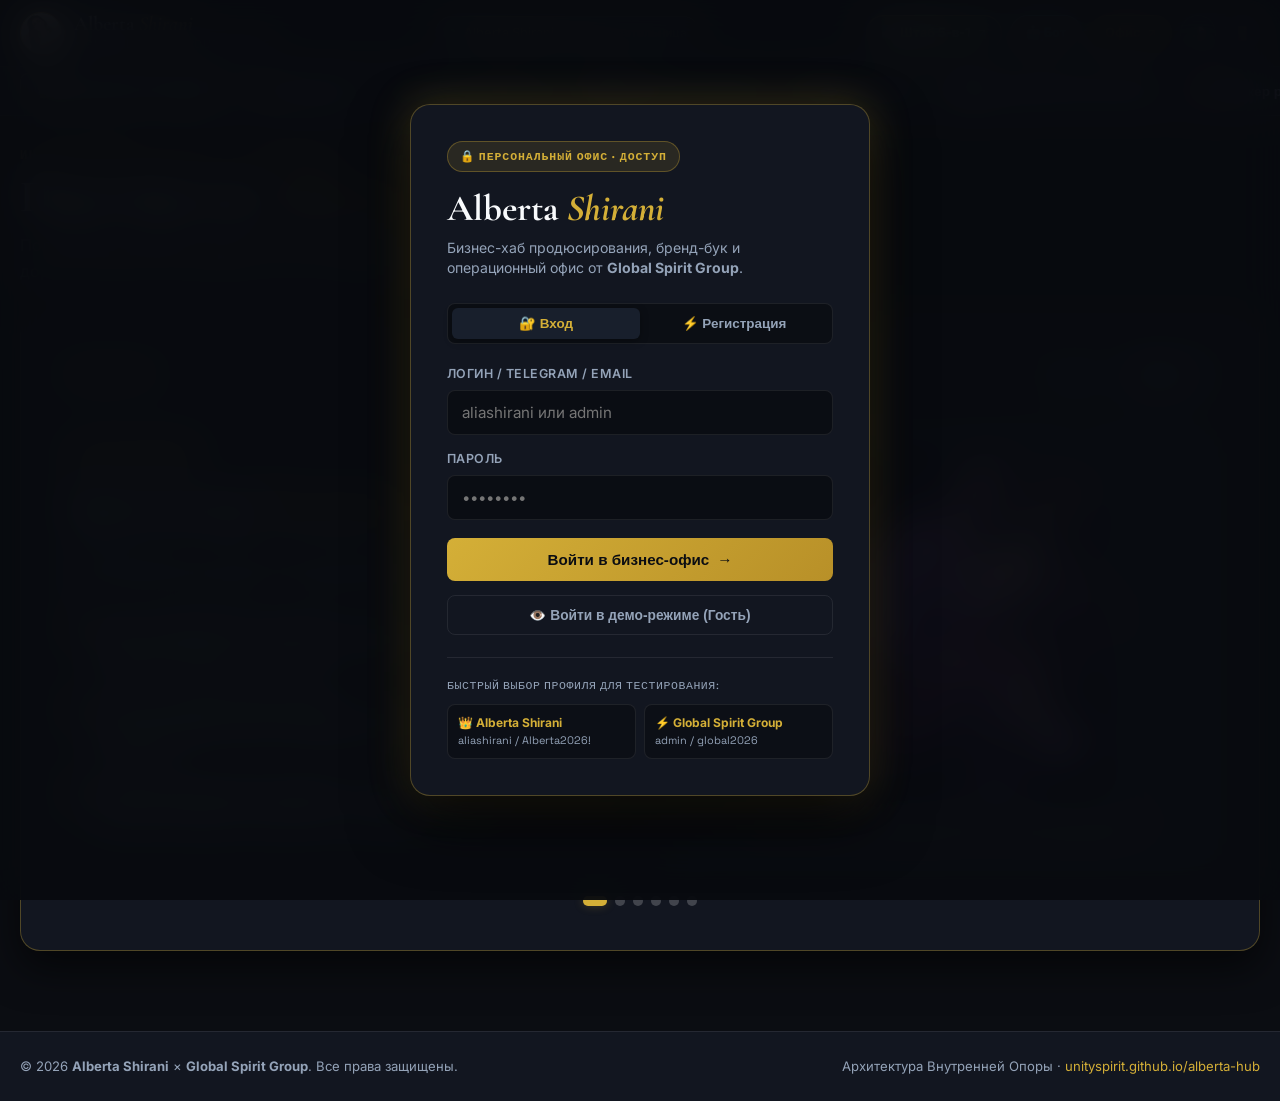
<file: index.html>
<!DOCTYPE html>
<html lang="ru">
<head>
  <meta charset="UTF-8">
  <meta name="viewport" content="width=device-width, initial-scale=1.0, maximum-scale=5.0, viewport-fit=cover">
  <meta name="theme-color" content="#0B0D12">
  <title>Alberta Shirani × Global Spirit — Бизнес-Хаб</title>
  <meta name="description" content="Персональный бизнес-хаб и бренд-бук Alberta Shirani: Архитектура Внутренней Опоры, воронки 490 ₽ и продюсирование от Global Spirit Group.">
  <link rel="canonical" href="https://unityspirit.github.io/alberta-hub/">
  <meta property="og:title" content="Alberta Shirani × Global Spirit — Бизнес-Хаб">
  <meta property="og:description" content="Архитектура Внутренней Опоры, бренд-бук Kinfolk и автоматизированные воронки продюсирования Global Spirit Group.">
  <meta property="og:type" content="website">
  <meta property="og:url" content="https://unityspirit.github.io/alberta-hub/">
  <meta property="og:image" content="https://unityspirit.github.io/alberta-hub/images/alberta-avatar.jpg">
  <meta name="twitter:card" content="summary_large_image">
  <script type="application/ld+json">
  {
    "@context": "https://schema.org",
    "@type": "WebSite",
    "name": "Alberta Shirani × Global Spirit — Бизнес-Хаб",
    "url": "https://unityspirit.github.io/alberta-hub/",
    "publisher": {
      "@type": "Organization",
      "name": "Global Spirit Group"
    }
  }
  </script>

  <!-- GOOGLE FONTS (Cormorant Garamond + Inter + Space Grotesk) -->
  <link rel="preconnect" href="https://fonts.googleapis.com">
  <link rel="preconnect" href="https://fonts.gstatic.com" crossorigin>
  <link href="https://fonts.googleapis.com/css2?family=Cormorant+Garamond:ital,wght@0,400;0,600;0,700;1,400;1,600;1,700&family=Inter:wght@300;400;500;600;700;800&family=Space+Grotesk:wght@400;600;700&display=swap" rel="stylesheet">

  <link rel="icon" type="image/svg+xml" href="images/favicon.svg">
  <link rel="stylesheet" href="styles.css">
</head>
<body>

  <!-- =========================================================================
       1. AUTH GATE OVERLAY (АВТОРИЗАЦИЯ ОФИСА)
       ========================================================================= -->
  <div id="authGateOverlay" class="auth-gate-overlay">
    <div class="auth-gate-card">
      <div class="auth-brand-badge">
        <span>🔒 ПЕРСОНАЛЬНЫЙ ОФИС · ДОСТУП</span>
      </div>

      <h2 class="auth-title">
        Alberta <span>Shirani</span>
      </h2>
      <p class="auth-subtitle">
        Бизнес-хаб продюсирования, бренд-бук и операционный офис от <b>Global Spirit Group</b>.
      </p>

      <div class="auth-tabs">
        <button class="auth-tab-btn active" id="authTabBtnLogin" onclick="HUB.switchAuthGateTab('login')">🔐 Вход</button>
        <button class="auth-tab-btn" id="authTabBtnReg" onclick="HUB.switchAuthGateTab('reg')">⚡ Регистрация</button>
      </div>

      <div id="authAlert" class="auth-alert"></div>

      <!-- ВХОД -->
      <form id="authPanelLogin" class="auth-form" onsubmit="HUB.submitLogin(event)">
        <div class="auth-input-group">
          <label class="auth-label">Логин / Telegram / Email</label>
          <input type="text" id="authLoginInput" class="auth-input" placeholder="aliashirani или admin" autocomplete="username">
        </div>

        <div class="auth-input-group">
          <label class="auth-label">Пароль</label>
          <input type="password" id="authPassInput" class="auth-input" placeholder="••••••••" autocomplete="current-password">
        </div>

        <button type="submit" class="auth-btn-primary">
          <span>Войти в бизнес-офис</span>
          <span>→</span>
        </button>

        <button type="button" class="auth-btn-guest" onclick="HUB.loginAsGuest()">
          <span>👁️ Войти в демо-режиме (Гость)</span>
        </button>
      </form>

      <!-- БЫСТРАЯ РЕГИСТРАЦИЯ -->
      <form id="authPanelReg" class="auth-form" style="display: none;" onsubmit="HUB.submitRegister(event)">
        <div class="auth-input-group">
          <label class="auth-label">Ваше имя</label>
          <input type="text" id="regNameInput" class="auth-input" placeholder="Alberta Shirani">
        </div>

        <div class="auth-input-group">
          <label class="auth-label">Желаемый логин</label>
          <input type="text" id="regLoginInput" class="auth-input" placeholder="aliashirani">
        </div>

        <div class="auth-input-group">
          <label class="auth-label">Придумайте пароль</label>
          <input type="password" id="regPassInput" class="auth-input" placeholder="••••••••">
        </div>

        <button type="submit" class="auth-btn-primary">
          <span>Создать профиль</span>
          <span>✓</span>
        </button>
      </form>

      <!-- БЫСТРЫЕ ПОДСКАЗКИ ДЛЯ ВХОДА В 1 КЛИК -->
      <div class="auth-presets">
        <div class="auth-presets-title">Быстрый выбор профиля для тестирования:</div>
        <div class="auth-preset-chips">
          <div class="auth-chip" onclick="HUB.fillPreset('aliashirani', 'Alberta2026!')">
            <span class="auth-chip-role">👑 Alberta Shirani</span>
            <span class="auth-chip-creds">aliashirani / Alberta2026!</span>
          </div>
          <div class="auth-chip" onclick="HUB.fillPreset('admin', 'global2026')">
            <span class="auth-chip-role">⚡ Global Spirit Group</span>
            <span class="auth-chip-creds">admin / global2026</span>
          </div>
        </div>
      </div>
    </div>
  </div>

  <!-- =========================================================================
       2. HUB HEADER & BRANDING
       ========================================================================= -->
  <header class="hub-header">
    <div class="header-inner">
      <a href="#partnership" class="header-brand" onclick="HUB.switchTab('partnership')">
        <img src="images/alberta-avatar.jpg" alt="Alberta Shirani" width="72" height="72" class="brand-avatar" onerror="this.src='images/logo.png'">
        <div class="brand-names">
          <div class="brand-title">Alberta <span>Shirani</span></div>
          <div class="brand-collab">× Global Spirit Group · Office</div>
        </div>
      </a>

      <div class="header-user-status">
        <div class="user-badge">
          <div class="user-badge-dot"></div>
          <span id="headerUserName">Alberta Shirani</span>
          <span style="opacity: 0.6; font-size: 0.75rem;" id="headerUserRole">· 👑 Основательница</span>
        </div>
      </div>

      <div class="header-actions">
        <a href="international/index.html" class="btn-office-link" style="background:linear-gradient(135deg, rgba(212,175,55,0.22), rgba(16,185,129,0.2)); border-color:rgba(212,175,55,0.55); color:#F3E5AB;" title="Открыть Международный Штаб 5-в-1">
          <span>🌌 Штаб 5-в-1</span>
          <span>↗</span>
        </a>
        <a href="https://t.me/lermontovplusbot?start=aliashirani" target="_blank" class="btn-office-link" style="border-color:rgba(56,189,248,0.5); color:#38BDF8;" title="Личный Telegram-бот @lermontovplusbot">
          <span>🤖 Бот</span>
        </a>
        <a href="https://unityspirit.github.io/remote-agents-control/" target="_blank" class="btn-office-link" title="Открыть Виртуальный Офис Global Spirit Group">
          <span>Офис</span>
          <span>↗</span>
        </a>
        <button class="btn-icon" onclick="HUB.toggleTheme()" title="Переключить тему">🌓</button>
        <button class="btn-icon" onclick="HUB.logout()" title="Выйти из хаба">🚪</button>
      </div>
    </div>
  </header>

  <!-- =========================================================================
       3. SUB-NAV TABS BAR
       ========================================================================= -->
  <nav class="hub-nav-bar">
    <div class="nav-tabs-container">
      <button class="nav-tab-btn active" id="nav-btn-partnership" onclick="HUB.switchTab('partnership')">
        <span>👑</span> <span>Партнёрство & Оффер</span>
      </button>
      <button class="nav-tab-btn" id="nav-btn-brandbook" onclick="HUB.switchTab('brandbook')">
        <span>🎨</span> <span>Бренд-Бук</span>
      </button>
      <button class="nav-tab-btn" id="nav-btn-strategy" onclick="HUB.switchTab('strategy')">
        <span>🚀</span> <span>План & Роадмап 12М</span>
      </button>
      <button class="nav-tab-btn" id="nav-btn-funnels" onclick="HUB.switchTab('funnels')">
        <span>📊</span> <span>Продукты & Воронки</span>
      </button>
      <button class="nav-tab-btn" id="nav-btn-kanban" onclick="HUB.switchTab('kanban')">
        <span>📋</span> <span>Канбан задач</span>
      </button>
      <button class="nav-tab-btn" id="nav-btn-notes" onclick="HUB.switchTab('notes')">
        <span>📝</span> <span>Сценарии VEO & Блокнот</span>
      </button>
      <button class="nav-tab-btn" id="nav-btn-releases" onclick="HUB.switchTab('releases')">
        <span>🎯</span> <span>Трекер релизов</span>
      </button>
      <button class="nav-tab-btn" id="nav-btn-assets" onclick="HUB.switchTab('assets')">
        <span>📁</span> <span>Ассеты & Ссылки</span>
      </button>
    </div>
  </nav>

  <!-- =========================================================================
       4. MAIN CONTAINER & PANELS
       ========================================================================= -->
  <main class="hub-main">

    <!-- ─────────────────────────────────────────────────────────────────
         TAB 1: ПАРТНЁРСТВО & ОФФЕР (PITCH DECK)
         ───────────────────────────────────────────────────────────────── -->
    <section id="tab-partnership" class="tab-panel active">
      <div class="panel-header">
        <div class="panel-kicker">Интерактивный Pitch Deck · Сотрудничество</div>
        <h1 class="panel-title">Партнёрство <span>Alberta Shirani × Global Spirit</span></h1>
        <p class="panel-desc">
          Полная презентация совместной стратегии, разделения зон ответственности, бизнес-модели и дорожной карты монетизации личного бренда эксперта.
        </p>
      </div>

      <div class="deck-wrapper">
        <div class="deck-nav-header">
          <div class="deck-counter" id="deckSlideCounter">Слайд 01 / 06</div>
          <div class="deck-controls">
            <button class="deck-btn" id="deckBtnPrev" onclick="HUB.prevSlide()" disabled>← Назад</button>
            <button class="deck-btn" id="deckBtnNext" onclick="HUB.nextSlide()">Далее →</button>
          </div>
        </div>

        <!-- SLIDE 1 -->
        <div class="deck-slide active" data-slide="0">
          <div class="slide-grid-2">
            <div>
              <span class="slide-badge">Слайд 1 · Концепция</span>
              <h2 class="slide-h2">Архитектор <span>Внутренней Опоры</span></h2>
              <p class="slide-lead">
                Трансформация психологической практики в элитарную премиальную экосистему для фаундеров, предпринимателей и сильных женщин.
              </p>
              <ul class="slide-points">
                <li class="slide-point">
                  <span class="slide-point-icon">◆</span>
                  <span><b>Отказ от банальных чек-листов:</b> Никаких заезженных тем вроде «5 признаков абьюза» и токсичного позитива. Только глубокая работа с несущей конструкцией личности.</span>
                </li>
                <li class="slide-point">
                  <span class="slide-point-icon">◆</span>
                  <span><b>Эстетика Kinfolk & Solid Aesthetic:</b> Спокойная уверенность, кинематографичный свет, благородные оттенки без кричащих заголовков.</span>
                </li>
                <li class="slide-point">
                  <span class="slide-point-icon">◆</span>
                  <span><b>Автоматизированный конвейер:</b> Превращение разовых консультаций в стабильную модель с высоким LTV и клубом по подписке.</span>
                </li>
              </ul>
            </div>
            <div class="slide-card-visual" style="text-align: center;">
              <img src="images/mind_concept.png" alt="Архитектура Опоры" width="640" height="340" style="width: 100%; max-height: 340px; object-fit: contain; border-radius: var(--radius-sm);" onerror="this.src='images/hero_bg.png'">
              <div style="margin-top: 14px; font-size: 0.82rem; color: var(--gold); font-family: var(--font-mono);">Ментальная опора как фундамент бизнес-масштабирования</div>
            </div>
          </div>
        </div>

        <!-- SLIDE 2 -->
        <div class="deck-slide" data-slide="1">
          <div class="slide-grid-2">
            <div>
              <span class="slide-badge">Слайд 2 · Почему мы делаем под ключ</span>
              <h2 class="slide-h2">Партнёрство <span>на Результате (RevShare)</span></h2>
              <p class="slide-lead">
                Global Spirit Group полностью закрывает разработку, генерацию кинематографичного видео, автоворонку и маркетинг без предоплаты.
              </p>
              <ul class="slide-points">
                <li class="slide-point">
                  <span class="slide-point-icon">✓</span>
                  <span><b>Рекламный кейс мирового уровня:</b> Мы упаковываем проект Alberta Shirani как флагманский бенчмарк премиального веб-дизайна и кинематографичных воронок.</span>
                </li>
                <li class="slide-point">
                  <span class="slide-point-icon">✓</span>
                  <span><b>Разделение прибыли:</b> Вы получаете готовую IT-инфраструктуру и львиную долю выручки (60%), команда получает свой процент от масштабирования.</span>
                </li>
                <li class="slide-point">
                  <span class="slide-point-icon">✓</span>
                  <span><b>Ноль головной боли с техникой:</b> Никаких наймов фрилансеров, срывов дедлайнов и сломанных интеграций — всё работает в едином контуре Офиса.</span>
                </li>
              </ul>
            </div>
            <div class="slide-card-visual">
              <div class="card-kicker">Финансовая модель синергии</div>
              <div style="font-family: var(--font-serif); font-size: 1.8rem; color: var(--white); margin: 10px 0;">60% Эксперт · 40% Продюсирование</div>
              <p class="card-text">
                Мы берем на себя серверы, домены, нейросети VEO 3.1, код, верстку, копирайтинг и воронки в Telegram. Альберта концентрируется исключительно на экспертизе и контакте с аудиторией.
              </p>
            </div>
          </div>
        </div>

        <!-- SLIDE 3 -->
        <div class="deck-slide" data-slide="2">
          <span class="slide-badge">Слайд 3 · Роли и Границы</span>
          <h2 class="slide-h2">Матрица <span>Разделения Ответственности</span></h2>
          <div style="display: grid; grid-template-columns: 1fr 1fr; gap: 20px; margin-top: 20px;">
            <div style="background: var(--bg-card); border: 1px solid var(--border); border-radius: var(--radius); padding: 20px;">
              <div style="color: var(--gold); font-weight: 700; margin-bottom: 12px; font-size: 1.05rem;">👑 Зона ответственности Альберты:</div>
              <ul style="list-style: none; display: flex; flex-direction: column; gap: 8px; font-size: 0.88rem; color: #CBD5E1;">
                <li>• Финальное утверждение смыслов, тем и авторской подачи</li>
                <li>• Запись голосовых аудио-уроков для трипваера (5 аудио по 10 мин)</li>
                <li>• Проведение эфиров для участников закрытого клуба 1 раз в неделю</li>
                <li>• Личные 20-минутные диагностики для премиальных клиентов</li>
                <li>• Экспертный надзор за стилем и этикой взаимодействия</li>
              </ul>
            </div>
            <div style="background: var(--bg-card); border: 1px solid var(--border-card); border-radius: var(--radius); padding: 20px;">
              <div style="color: #38BDF8; font-weight: 700; margin-bottom: 12px; font-size: 1.05rem;">⚡ Зона ответственности Global Spirit:</div>
              <ul style="list-style: none; display: flex; flex-direction: column; gap: 8px; font-size: 0.88rem; color: #CBD5E1;">
                <li>• Разработка и поддержка сайта alberta-club-site и трипваера</li>
                <li>• Генерация B-roll видео в Google VEO 3.1 по фреймворку C.A.S.T.</li>
                <li>• Настройка Telegram-бота для квиза и лид-магнита</li>
                <li>• Интеграция платёжных шлюзов (Prodamus / ЮKassa / СБП)</li>
                <li>• Ведение канбан-доски и технический консьерж 24/7</li>
              </ul>
            </div>
          </div>
        </div>

        <!-- SLIDE 4 -->
        <div class="deck-slide" data-slide="3">
          <span class="slide-badge">Слайд 4 · Воронка</span>
          <h2 class="slide-h2">4 Уровня <span>Продуктовой Монетизации</span></h2>
          <div style="display: grid; grid-template-columns: repeat(auto-fit, minmax(220px, 1fr)); gap: 16px; margin-top: 20px;">
            <div class="bento-card">
              <div class="card-kicker">Уровень 1 · 0 ₽</div>
              <div class="card-title">Лид-Магнит</div>
              <div class="card-text">Квиз-тест «Аудит утечек внутренней опоры» в Telegram + чек-лист токсичных активов.</div>
            </div>
            <div class="bento-card" style="border-color: var(--gold);">
              <div class="card-kicker">Уровень 2 · 490 ₽</div>
              <div class="card-title">Точка сборки</div>
              <div class="card-text">5-дневный аудио-интенсив по 10 минут с моментальной автоматической выдачей.</div>
            </div>
            <div class="bento-card">
              <div class="card-kicker">Уровень 3 · $50/мес</div>
              <div class="card-title">Закрытый Клуб</div>
              <div class="card-text">Ежемесячная подписка (4 900 ₽): закрытое комьюнити, еженедельные разборы и эфиры.</div>
            </div>
            <div class="bento-card">
              <div class="card-kicker">Уровень 4 · 50k–150k ₽</div>
              <div class="card-title">VIP-Архитектура</div>
              <div class="card-text">Личное наставничество Альберты для собственников бизнеса и лидеров.</div>
            </div>
          </div>
        </div>

        <!-- SLIDE 5 -->
        <div class="deck-slide" data-slide="4">
          <span class="slide-badge">Слайд 5 · Технологии</span>
          <h2 class="slide-h2">Кинематографичный <span>AI-Стек Экосистемы</span></h2>
          <div class="bento-grid" style="margin-top: 20px;">
            <div class="bento-card col-4">
              <div class="card-kicker">Visual Engine</div>
              <div class="card-title">Google VEO 3.1</div>
              <div class="card-text">Пакет кинематографичных промптов по фреймворку C.A.S.T. (Camera, Action, Subject, Tone) для гипер-реалистичного вирального контента.</div>
            </div>
            <div class="bento-card col-4">
              <div class="card-kicker">Frontend Tech</div>
              <div class="card-title">Canvas 2D / 900 WebP</div>
              <div class="card-text">Плавный скролл с нарезкой кадров студийного качества, моментальная загрузка без тормозов даже на медленном мобильном интернете.</div>
            </div>
            <div class="bento-card col-4">
              <div class="card-kicker">Conversion Agents</div>
              <div class="card-title">RuFlow ИИ-Агенты</div>
              <div class="card-text">Автоматический консьерж ClubConcierge, квалификатор входящего трафика InstagramDM_Agent и агент удержания LTV Retention_Agent.</div>
            </div>
          </div>
        </div>

        <!-- SLIDE 6 -->
        <div class="deck-slide" data-slide="5">
          <span class="slide-badge">Слайд 6 · Дорожная Карта</span>
          <h2 class="slide-h2">План Первого Спринта <span>(30 Дней)</span></h2>
          <p class="slide-lead">Четкая последовательность действий для запуска потока оплат и резидентов:</p>
          <div style="display: flex; flex-direction: column; gap: 12px; margin-top: 16px;">
            <div style="display: flex; gap: 14px; align-items: center; background: var(--bg-card); padding: 14px 18px; border-radius: var(--radius-sm); border: 1px solid var(--border-card);">
              <span style="font-family: var(--font-mono); font-size: 1.1rem; color: var(--gold); font-weight: 700;">НЕДЕЛЯ 1</span>
              <span style="font-size: 0.92rem; color: #E2E8F0;">Финальная сборка трипваера 490 ₽, подключение Prodamus/ЮKassa, настройка Telegram-бота.</span>
            </div>
            <div style="display: flex; gap: 14px; align-items: center; background: var(--bg-card); padding: 14px 18px; border-radius: var(--radius-sm); border: 1px solid var(--border-card);">
              <span style="font-family: var(--font-mono); font-size: 1.1rem; color: var(--gold); font-weight: 700;">НЕДЕЛЯ 2</span>
              <span style="font-size: 0.92rem; color: #E2E8F0;">Публикация первой серии из 7 Reels по промптам VEO 3.1 с кодовыми словами в директ и бот.</span>
            </div>
            <div style="display: flex; gap: 14px; align-items: center; background: var(--bg-card); padding: 14px 18px; border-radius: var(--radius-sm); border: 1px solid var(--border-card);">
              <span style="font-family: var(--font-mono); font-size: 1.1rem; color: var(--gold); font-weight: 700;">НЕДЕЛЯ 3</span>
              <span style="font-size: 0.92rem; color: #E2E8F0;">Первые 100 продаж трипваера 490 ₽ + проведение 10 экспресс-диагностик с закрытием на 50k.</span>
            </div>
            <div style="display: flex; gap: 14px; align-items: center; background: var(--bg-card); padding: 14px 18px; border-radius: var(--radius-sm); border: 1px solid var(--border-card);">
              <span style="font-family: var(--font-mono); font-size: 1.1rem; color: var(--gold); font-weight: 700;">НЕДЕЛЯ 4</span>
              <span style="font-size: 0.92rem; color: #E2E8F0;">Открытие раннего списка ожидания Клуба «Искусство Выбирать Себя» ($50/мес).</span>
            </div>
          </div>
        </div>

        <div class="slide-dots">
          <div class="slide-dot active" onclick="HUB.goToSlide(0)"></div>
          <div class="slide-dot" onclick="HUB.goToSlide(1)"></div>
          <div class="slide-dot" onclick="HUB.goToSlide(2)"></div>
          <div class="slide-dot" onclick="HUB.goToSlide(3)"></div>
          <div class="slide-dot" onclick="HUB.goToSlide(4)"></div>
          <div class="slide-dot" onclick="HUB.goToSlide(5)"></div>
        </div>
      </div>
    </section>

    <!-- ─────────────────────────────────────────────────────────────────
         TAB 2: ОФИЦИАЛЬНЫЙ БРЕНД-БУК
         ───────────────────────────────────────────────────────────────── -->
    <section id="tab-brandbook" class="tab-panel">
      <div class="panel-header">
        <div class="panel-kicker">Стандарты Айдентики · Kinfolk & Solid Aesthetic</div>
        <h2 class="panel-title">Официальный <span>Бренд-Бук Alberta Shirani</span></h2>
        <p class="panel-desc">
          Миссия, ценности, цветовой код, типографика, правила Tone of Voice и видеостандарты персонального бренда.
        </p>
      </div>

      <!-- Bento Cards: Philosophy & Archetypes -->
      <div class="bento-grid">
        <div class="bento-card col-8">
          <div class="card-kicker">Миссия & Позиционирование</div>
          <div class="card-title">Архитектор Внутренней Опоры. Искусство Выбирать Себя.</div>
          <p class="card-text">
            Мы рассматриваем психику лидера как несущую конструкцию его бизнеса и жизни. Если внутренний каркас нестабилен, проект рушится под весом масштабирования. Наша задача — демонтировать ментальный хаос, убрать паразитарное эмоциональное обслуживание и выстроить непоколебимый монолит.
          </p>
        </div>
        <div class="bento-card col-4">
          <div class="card-kicker">Архетипы Бренда</div>
          <div class="card-title">Эстет + Мудрец / Архитектор</div>
          <p class="card-text">
            Слияние утонченной тихой роскоши (Quiet Luxury) с глубокой практической мудростью, научным подходом и структурным мышлением.
          </p>
        </div>
      </div>

      <!-- Color Palette with Copyable Hex -->
      <div style="margin: 32px 0;">
        <h3 style="font-family: var(--font-serif); font-size: 1.6rem; color: var(--white); margin-bottom: 6px;">
          Фирменная Цветовая Палитра <span>(Нажмите на карточку, чтобы скопировать HEX)</span>
        </h3>
        <p style="font-size: 0.88rem; color: var(--text-dim); margin-bottom: 16px;">
          Приглушенные натуральные оттенки, создающие атмосферу доверия, приватности и премиальности.
        </p>

        <div class="palette-grid">
          <div class="swatch-card" onclick="HUB.copyColor('#0B0D12')">
            <div class="swatch-color" style="background: #0B0D12; border-bottom: 1px solid rgba(255,255,255,0.1);"></div>
            <div class="swatch-info">
              <div class="swatch-name">Obsidian Carbon</div>
              <div class="swatch-hex"><span>#0B0D12</span> <span class="swatch-copy-hint">копировать</span></div>
            </div>
          </div>

          <div class="swatch-card" onclick="HUB.copyColor('#D4AF37')">
            <div class="swatch-color" style="background: #D4AF37;"></div>
            <div class="swatch-info">
              <div class="swatch-name">Champagne Gold</div>
              <div class="swatch-hex"><span>#D4AF37</span> <span class="swatch-copy-hint">копировать</span></div>
            </div>
          </div>

          <div class="swatch-card" onclick="HUB.copyColor('#F5F2EB')">
            <div class="swatch-color" style="background: #F5F2EB;"></div>
            <div class="swatch-info">
              <div class="swatch-name" style="color: #0B0D12;">Soft Alabaster</div>
              <div class="swatch-hex"><span>#F5F2EB</span> <span class="swatch-copy-hint">копировать</span></div>
            </div>
          </div>

          <div class="swatch-card" onclick="HUB.copyColor('#4E6047')">
            <div class="swatch-color" style="background: #4E6047;"></div>
            <div class="swatch-info">
              <div class="swatch-name">Muted Sage</div>
              <div class="swatch-hex"><span>#4E6047</span> <span class="swatch-copy-hint">копировать</span></div>
            </div>
          </div>

          <div class="swatch-card" onclick="HUB.copyColor('#1F1A17')">
            <div class="swatch-color" style="background: #1F1A17; border-bottom: 1px solid rgba(255,255,255,0.1);"></div>
            <div class="swatch-info">
              <div class="swatch-name">Dark Espresso Bronze</div>
              <div class="swatch-hex"><span>#1F1A17</span> <span class="swatch-copy-hint">копировать</span></div>
            </div>
          </div>
        </div>
      </div>

      <!-- Typography Standards -->
      <div class="bento-grid">
        <div class="bento-card col-6">
          <div class="card-kicker">Типографика Заголовков</div>
          <div class="card-title" style="font-family: var(--font-serif); font-size: 2rem;">Cormorant Garamond</div>
          <p class="card-text">
            Классический премиальный шрифт с засечками. Используется для всех основных заголовков (H1–H3), манифестов, цитат и акцентных фраз. Передает наследие, глубину и статус.
          </p>
        </div>
        <div class="bento-card col-6">
          <div class="card-kicker">Типографика Текста & Цифр</div>
          <div class="card-title" style="font-family: var(--font-sans); font-size: 1.6rem;">Inter & Space Grotesk</div>
          <p class="card-text">
            Идеальная читаемость на мобильных экранах любого разрешения. Чистые линии, высокая скорость сканирования взгляда, четкие бейджи и числовые индикаторы.
          </p>
        </div>
      </div>

      <!-- Tone of Voice (ToV) -->
      <div class="bento-card col-12" style="margin-top: 10px;">
        <div class="card-kicker">Голос Бренда · Tone of Voice</div>
        <div class="card-title">Взрослая Опора. Никакого Шейминга и Токсичного Позитива.</div>
        <div style="display: grid; grid-template-columns: repeat(auto-fit, minmax(260px, 1fr)); gap: 16px; margin-top: 14px;">
          <div style="background: var(--bg-card); padding: 14px; border-radius: var(--radius-sm); border-left: 3px solid var(--gold);">
            <div style="font-weight: 700; color: var(--gold); margin-bottom: 4px;">ЧТО МЫ ДЕЛАЕМ:</div>
            <div style="font-size: 0.85rem; color: #CBD5E1;">Говорим из взрослой позиции на равных. Разрешаем устать, злиться и сбросить маску идеальности. Опираемся на структуру.</div>
          </div>
          <div style="background: var(--bg-card); padding: 14px; border-radius: var(--radius-sm); border-left: 3px solid var(--red);">
            <div style="font-weight: 700; color: var(--red); margin-bottom: 4px;">ЧЕГО МЫ НЕ ДЕЛАЕМ:</div>
            <div style="font-size: 0.85rem; color: #CBD5E1;">Не используем дешевые инфобизнесовые клише («успешный успех», «дыхание маткой»). Не обвиняем человека в жертвенности.</div>
          </div>
          <div style="background: var(--bg-card); padding: 14px; border-radius: var(--radius-sm); border-left: 3px solid var(--green);">
            <div style="font-weight: 700; color: var(--green); margin-bottom: 4px;">КЛЮЧЕВЫЕ МЕТАФОРЫ:</div>
            <div style="font-size: 0.85rem; color: #CBD5E1;">«Энергетическая бухгалтерия», «Несущая конструкция», «Токсичные активы», «Право на темную сторону», «Точка сборки».</div>
          </div>
        </div>
      </div>
    </section>

    <!-- ─────────────────────────────────────────────────────────────────
         TAB 3: ПЛАН & РОАДМАП 12 МЕСЯЦЕВ + КАЛЬКУЛЯТОР ДОХОДА
         ───────────────────────────────────────────────────────────────── -->
    <section id="tab-strategy" class="tab-panel">
      <div class="panel-header">
        <div class="panel-kicker">Финансовая Модель & Стратегия Масштабирования</div>
        <h2 class="panel-title">План Развития <span>на 12 Месяцев</span></h2>
        <p class="panel-desc">
          Поэтапный рост от быстрого трипваера за 490 ₽ до закрытого Membership-клуба с рекуррентным доходом 1.5M+ ₽ в месяц.
        </p>
      </div>

      <!-- Stages Timeline -->
      <div style="display: grid; grid-template-columns: repeat(auto-fit, minmax(260px, 1fr)); gap: 16px; margin-bottom: 30px;">
        <div class="bento-card">
          <span class="slide-badge">Этап 1 · Месяц 1</span>
          <div class="card-title">Быстрый Старт & Трипваер</div>
          <p class="card-text">
            Запуск трипваера «Точка сборки» за 490 ₽ + серия виральных Reels. Сбор первых 200+ клиентов в базу, проверка конверсий платежей. Выручка: 150k–250k ₽.
          </p>
        </div>

        <div class="bento-card">
          <span class="slide-badge">Этап 2 · Месяцы 2–3</span>
          <div class="card-title">Мастер-Группа Архитектуры</div>
          <p class="card-text">
            Заполнение личного ведения и малой группы (50 000 ₽ / 10 человек). Глубокие кейсы, твердые отзывы и упаковка ядра клуба. Выручка: 400k–500k ₽/мес.
          </p>
        </div>

        <div class="bento-card" style="border-color: var(--gold);">
          <span class="slide-badge" style="background: var(--gold); color: #0B0D12;">Этап 3 · Месяцы 4–6</span>
          <div class="card-title">Запуск Закрытого Клуба</div>
          <p class="card-text">
            Официальное открытие Клуба «Искусство Выбирать Себя» по подписке $50 (4 900 ₽/мес). Набор 150–250 участниц. Стабильная рекуррентная прибыль: 700k–1.2M ₽/мес.
          </p>
        </div>

        <div class="bento-card">
          <span class="slide-badge">Этап 4 · Месяцы 7–12</span>
          <div class="card-title">Масштаб & Личный AI-Бот Клуба</div>
          <p class="card-text">
            Подключение персонального цифрового ИИ-двойника Альберты для круглосуточных ответов резидентам клуба + корпоративный B2B консалтинг. Оборот: 2.5M+ ₽/мес.
          </p>
        </div>
      </div>

      <!-- Interactive Calculator -->
      <div class="calc-wrapper">
        <div class="calc-inputs">
          <h3 style="font-family: var(--font-serif); font-size: 1.6rem; color: var(--white); margin-bottom: 6px;">
            Интерактивный <span>Калькулятор Дохода</span>
          </h3>
          <p style="font-size: 0.85rem; color: var(--text-dim); margin-bottom: 14px;">
            Двигайте ползунки параметров, чтобы увидеть прогноз ежемесячной выручки и распределения прибыли:
          </p>

          <div class="calc-group">
            <div class="calc-label-row">
              <span class="calc-label">Охват Reels / Трафик в месяц:</span>
              <span class="calc-val" id="calcValReach">15 000 чел</span>
            </div>
            <input type="range" class="calc-range" id="calcRangeReach" min="3000" max="100000" step="1000" value="15000" oninput="HUB.updateCalculator()">
          </div>

          <div class="calc-group">
            <div class="calc-label-row">
              <span class="calc-label">Продажи трипваера (490 ₽):</span>
              <span class="calc-val" id="calcValTripwire">200 прод.</span>
            </div>
            <input type="range" class="calc-range" id="calcRangeTripwire" min="20" max="1500" step="10" value="200" oninput="HUB.updateCalculator()">
          </div>

          <div class="calc-group">
            <div class="calc-label-row">
              <span class="calc-label">Участницы закрытого клуба (4 900 ₽/мес):</span>
              <span class="calc-val" id="calcValClub">120 уч.</span>
            </div>
            <input type="range" class="calc-range" id="calcRangeClub" min="10" max="600" step="5" value="120" oninput="HUB.updateCalculator()">
          </div>

          <div class="calc-group">
            <div class="calc-label-row">
              <span class="calc-label">Клиенты личного VIP-ведения (50 000 ₽):</span>
              <span class="calc-val" id="calcValVip">6 чел</span>
            </div>
            <input type="range" class="calc-range" id="calcRangeVip" min="0" max="25" step="1" value="6" oninput="HUB.updateCalculator()">
          </div>
        </div>

        <div class="calc-results">
          <div class="calc-metric">
            <div class="calc-metric-label">Общая выручка в месяц:</div>
            <div class="calc-metric-val large" id="calcTotalRevenue">986 000 ₽</div>
          </div>

          <div class="calc-metric">
            <div class="calc-metric-label">Доля эксперта Альберты (60%):</div>
            <div class="calc-metric-val" id="calcExpertShare" style="color: #6EE7B7;">591 600 ₽</div>
          </div>

          <div class="calc-metric">
            <div class="calc-metric-label">Доля Global Spirit Group (40%):</div>
            <div class="calc-metric-val" id="calcPartnerShare" style="color: #38BDF8;">394 400 ₽</div>
          </div>

          <div class="calc-metric" style="border: none;">
            <div class="calc-metric-label">Прогноз совокупного LTV за 12 месяцев:</div>
            <div class="calc-metric-val" id="calcAnnualLtv" style="font-size: 1.4rem;">6 480 000 ₽</div>
          </div>
        </div>
      </div>
    </section>

    <!-- ─────────────────────────────────────────────────────────────────
         TAB 4: ПРОДУКТЫ & ВОРОНКИ
         ───────────────────────────────────────────────────────────────── -->
    <section id="tab-funnels" class="tab-panel">
      <div class="panel-header">
        <div class="panel-kicker">Архитектура Продаж · Customer Journey</div>
        <h2 class="panel-title">Продуктовая Матрица <span>& Воронки</span></h2>
        <p class="panel-desc">
          Бесшовный переход холодного зрителя соцсетей в платящего клиента и долгосрочного резидента закрытого клуба.
        </p>
      </div>

      <div class="bento-grid">
        <div class="bento-card col-3">
          <div class="card-kicker">Уровень 1 · 0 ₽</div>
          <div class="card-title">Лид-Магнит</div>
          <p class="card-text">
            Квиз в Telegram-боте: «Тест на скрытые утечки внутренней опоры» + авторский PDF-гайд «Энергетическая бухгалтерия лидера».
          </p>
          <div style="margin-top: 14px; font-size: 0.78rem; color: var(--gold); font-family: var(--font-mono);">Конверсия: 35–45%</div>
        </div>

        <div class="bento-card col-3" style="border-color: var(--gold);">
          <div class="card-kicker">Уровень 2 · 490 ₽</div>
          <div class="card-title">Точка сборки</div>
          <p class="card-text">
            5 дней аудио-интенсива по 10 минут. Ломает барьер первой покупки, формирует глубокое доверие к голосу и подаче Альберты.
          </p>
          <div style="margin-top: 14px; font-size: 0.78rem; color: var(--gold); font-family: var(--font-mono);">Окупаемость трафика в 0+</div>
        </div>

        <div class="bento-card col-3">
          <div class="card-kicker">Уровень 3 · $50/мес</div>
          <div class="card-title">Закрытый Клуб</div>
          <p class="card-text">
            Членство в закрытом клубе «Искусство Выбирать Себя» (4 900 ₽/мес). Регулярные эфиры, закрытый чат единомышленниц, разборы ситуаций.
          </p>
          <div style="margin-top: 14px; font-size: 0.78rem; color: var(--gold); font-family: var(--font-mono);">LTV: 6–9 месяцев</div>
        </div>

        <div class="bento-card col-3">
          <div class="card-kicker">Уровень 4 · 50k–150k ₽</div>
          <div class="card-title">VIP Архитектура</div>
          <p class="card-text">
            Персональное наставничество Альберты. Глубокий аудит окружения, демонтаж психологических барьеров и сопровождение фаундеров.
          </p>
          <div style="margin-top: 14px; font-size: 0.78rem; color: var(--gold); font-family: var(--font-mono);">High-Ticket маржинальность</div>
        </div>
      </div>
    </section>

    <!-- ─────────────────────────────────────────────────────────────────
         TAB 5: КАНБАН ЗАДАЧ
         ───────────────────────────────────────────────────────────────── -->
    <section id="tab-kanban" class="tab-panel">
      <div class="panel-header">
        <div class="panel-kicker">Операционное Управление · Задачи Офиса</div>
        <h2 class="panel-title">Канбан Задач <span>Alberta × Global Spirit</span></h2>
        <p class="panel-desc">
          Текущий статус задач проекта, синхронизированный с Виртуальным Офисом и карточками `_office/TASKS.md`.
        </p>
      </div>

      <div class="kanban-toolbar" style="flex-wrap:wrap; gap:10px;">
        <div class="kanban-filters" style="flex-wrap:wrap;">
          <button class="kanban-filter-btn active" onclick="HUB.filterKanban('all', this)">Все (<span id="kCntAll">0</span>)</button>
          <button class="kanban-filter-btn" style="border-color:rgba(244,63,94,0.55); color:#FDA4AF;" onclick="HUB.filterKanban('today', this)">🔥 Сегодня (<span id="kCntToday">0</span>)</button>
          <button class="kanban-filter-btn" style="border-color:rgba(212,175,55,0.55); color:#F3E5AB;" onclick="HUB.filterKanban('main', this)">🎯 Главные (<span id="kCntMain">0</span>)</button>
          <button class="kanban-filter-btn" style="border-color:rgba(168,85,247,0.55); color:#D8B4FE;" onclick="HUB.filterKanban('intermediate', this)">🪜 Промежуточные (<span id="kCntInter">0</span>)</button>
          <button class="kanban-filter-btn" style="border-color:rgba(56,189,248,0.55); color:#7DD3FC;" onclick="HUB.filterKanban('parallel', this)">⚡ Параллельные (<span id="kCntParallel">0</span>)</button>
          <button class="kanban-filter-btn" onclick="HUB.filterKanban('alberta', this)">👤 Альберта</button>
          <button class="kanban-filter-btn" onclick="HUB.filterKanban('gsg', this)">⚡ Global Spirit</button>
        </div>
        <div style="display:flex; gap:8px; flex-wrap:wrap; align-items:center;">
          <button class="kanban-filter-btn active" id="btnModeTiers" onclick="HUB.setKanbanViewMode('tiers')" title="Группировка по 4 категориям">🗂 4 Группы</button>
          <button class="kanban-filter-btn" id="btnModeStatus" onclick="HUB.setKanbanViewMode('status')" title="Колонки статусов">📋 По статусу</button>
          <button class="auth-btn-primary" style="width: auto; padding: 8px 18px; margin: 0; font-size: 0.85rem;" onclick="HUB.addNewTask()">
            <span>+ Новая задача</span>
          </button>
        </div>
      </div>

      <!-- 4-TIER GROUPED VIEW -->
      <div id="kanbanTierBoard" class="kanban-board" style="grid-template-columns: repeat(auto-fit, minmax(260px, 1fr)); margin-bottom: 18px;">
        <div class="kanban-col" style="border-top: 3px solid #F43F5E;">
          <div class="kanban-col-header">
            <div class="kanban-col-title"><span>🔥 Сегодняшние задачи</span><span class="kanban-badge-count" id="tierCntToday">0</span></div>
          </div>
          <div id="tierColToday" style="display:flex; flex-direction:column; gap:10px;"></div>
        </div>
        <div class="kanban-col" style="border-top: 3px solid #D4AF37;">
          <div class="kanban-col-header">
            <div class="kanban-col-title"><span>🎯 Главные задачи</span><span class="kanban-badge-count" id="tierCntMain">0</span></div>
          </div>
          <div id="tierColMain" style="display:flex; flex-direction:column; gap:10px;"></div>
        </div>
        <div class="kanban-col" style="border-top: 3px solid #A855F7;">
          <div class="kanban-col-header">
            <div class="kanban-col-title"><span>🪜 Промежуточные</span><span class="kanban-badge-count" id="tierCntInter">0</span></div>
          </div>
          <div id="tierColInter" style="display:flex; flex-direction:column; gap:10px;"></div>
        </div>
        <div class="kanban-col" style="border-top: 3px solid #38BDF8;">
          <div class="kanban-col-header">
            <div class="kanban-col-title"><span>⚡ Параллельные</span><span class="kanban-badge-count" id="tierCntParallel">0</span></div>
          </div>
          <div id="tierColParallel" style="display:flex; flex-direction:column; gap:10px;"></div>
        </div>
      </div>

      <div class="kanban-board" id="kanbanStatusBoard" style="display:none;">
        <!-- Col 1 -->
        <div class="kanban-col">
          <div class="kanban-col-header">
            <div class="kanban-col-title">
              <span>⏳ В очереди (To Do)</span>
              <span class="kanban-badge-count" id="countTodo">0</span>
            </div>
          </div>
          <div id="kanbanColTodo" style="display:flex; flex-direction:column; gap:10px;"></div>
        </div>

        <!-- Col 2 -->
        <div class="kanban-col">
          <div class="kanban-col-header">
            <div class="kanban-col-title">
              <span>🛠 В работе (In Progress)</span>
              <span class="kanban-badge-count" id="countProg">0</span>
            </div>
          </div>
          <div id="kanbanColProg" style="display:flex; flex-direction:column; gap:10px;"></div>
        </div>

        <!-- Col 3 -->
        <div class="kanban-col">
          <div class="kanban-col-header">
            <div class="kanban-col-title">
              <span>✅ Выполнено (Done)</span>
              <span class="kanban-badge-count" id="countDone">0</span>
            </div>
          </div>
          <div id="kanbanColDone" style="display:flex; flex-direction:column; gap:10px;"></div>
        </div>
      </div>
    </section>

    <!-- ─────────────────────────────────────────────────────────────────
         TAB 6: СЦЕНАРИИ VEO & БЛОКНОТ
         ───────────────────────────────────────────────────────────────── -->
    <section id="tab-notes" class="tab-panel">
      <div class="panel-header">
        <div class="panel-kicker">Контент-Фабрика · Google VEO 3.1 & Скрипты</div>
        <h2 class="panel-title">Сценарии Reels <span>& Промпты VEO 3.1</span></h2>
        <p class="panel-desc">
          Готовая база из 7 сценариев по фреймворку C.A.S.T. (Camera, Action, Subject, Tone) и чеклисты экспресс-диагностики.
        </p>
      </div>

      <div class="notes-grid" id="notesGrid"></div>
    </section>

    <!-- ─────────────────────────────────────────────────────────────────
         TAB 7: ТРЕКЕР РЕЛИЗОВ
         ───────────────────────────────────────────────────────────────── -->
    <section id="tab-releases" class="tab-panel">
      <div class="panel-header">
        <div class="panel-kicker">Контроль Готовности · Спринты</div>
        <h2 class="panel-title">Трекер Релизов <span>Экосистемы</span></h2>
        <p class="panel-desc">
          Динамический прогресс ключевых этапов разработки, настройки трафика и автоматизации воронки.
        </p>
      </div>

      <div id="releasesContainer"></div>
    </section>

    <!-- ─────────────────────────────────────────────────────────────────
         TAB 8: АССЕТЫ & ССЫЛКИ
         ───────────────────────────────────────────────────────────────── -->
    <section id="tab-assets" class="tab-panel">
      <div class="panel-header">
        <div class="panel-kicker">Единая Точка Входа · Ссылки & Исходники</div>
        <h2 class="panel-title">Каталог Ассетов <span>& Ресурсов</span></h2>
        <p class="panel-desc">
          Быстрый доступ ко всем компонентам проекта, репозиториям, сайтам, Telegram и файлам воронки.
        </p>
      </div>

      <div class="assets-grid" id="assetsGrid"></div>
    </section>

  </main>

  <!-- =========================================================================
       5. TOAST NOTIFICATION CONTAINER
       ========================================================================= -->
  <div id="hubToast" class="hub-toast">
    <span>✨</span>
    <span id="hubToastText">Действие выполнено</span>
  </div>

  <!-- =========================================================================
       6. FOOTER
       ========================================================================= -->
  <footer class="hub-footer">
    <div style="max-width: 1400px; margin: 0 auto; display: flex; justify-content: space-between; align-items: center; flex-wrap: wrap; gap: 12px;">
      <div>
        © 2026 <b>Alberta Shirani</b> × <b>Global Spirit Group</b>. Все права защищены.
      </div>
      <div>
        Архитектура Внутренней Опоры · <a href="https://unityspirit.github.io/alberta-hub/" target="_blank">unityspirit.github.io/alberta-hub</a>
      </div>
    </div>
  </footer>

  <script src="app.js"></script>
</body>
</html>
</file>
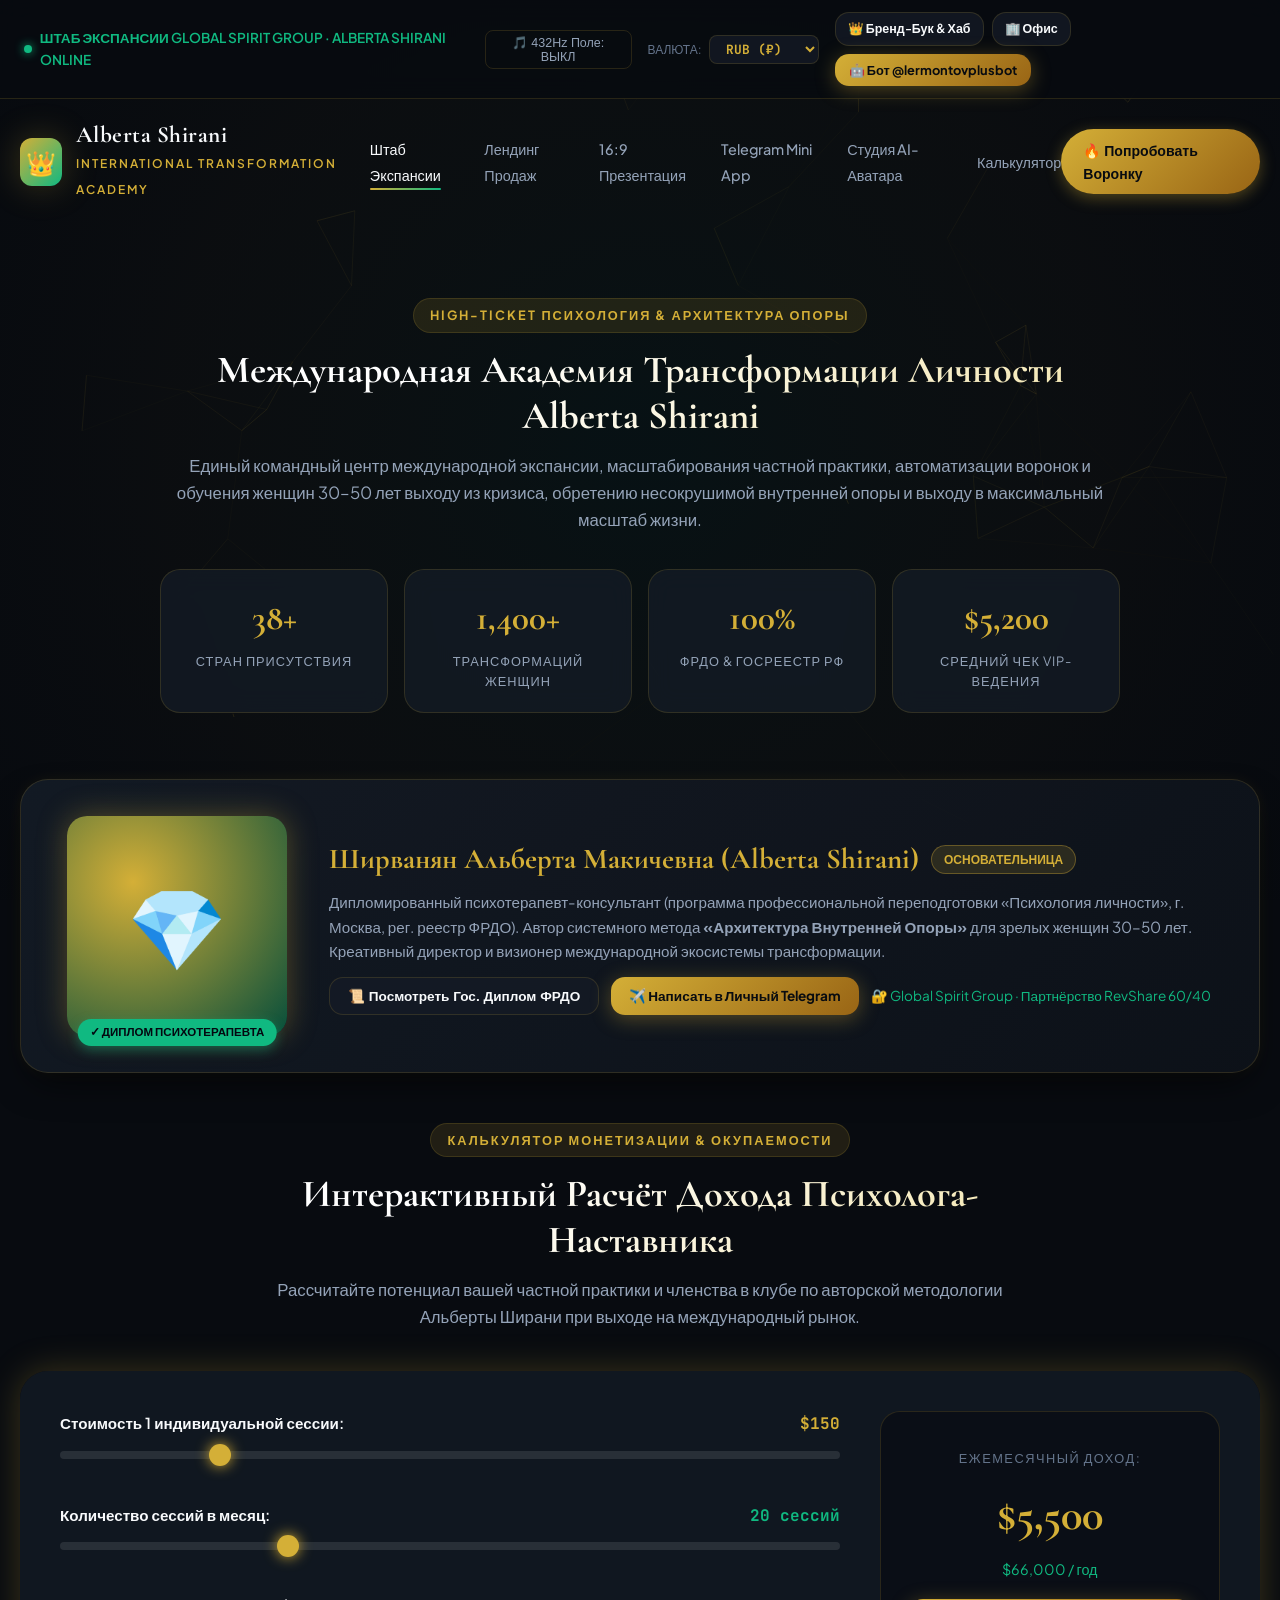
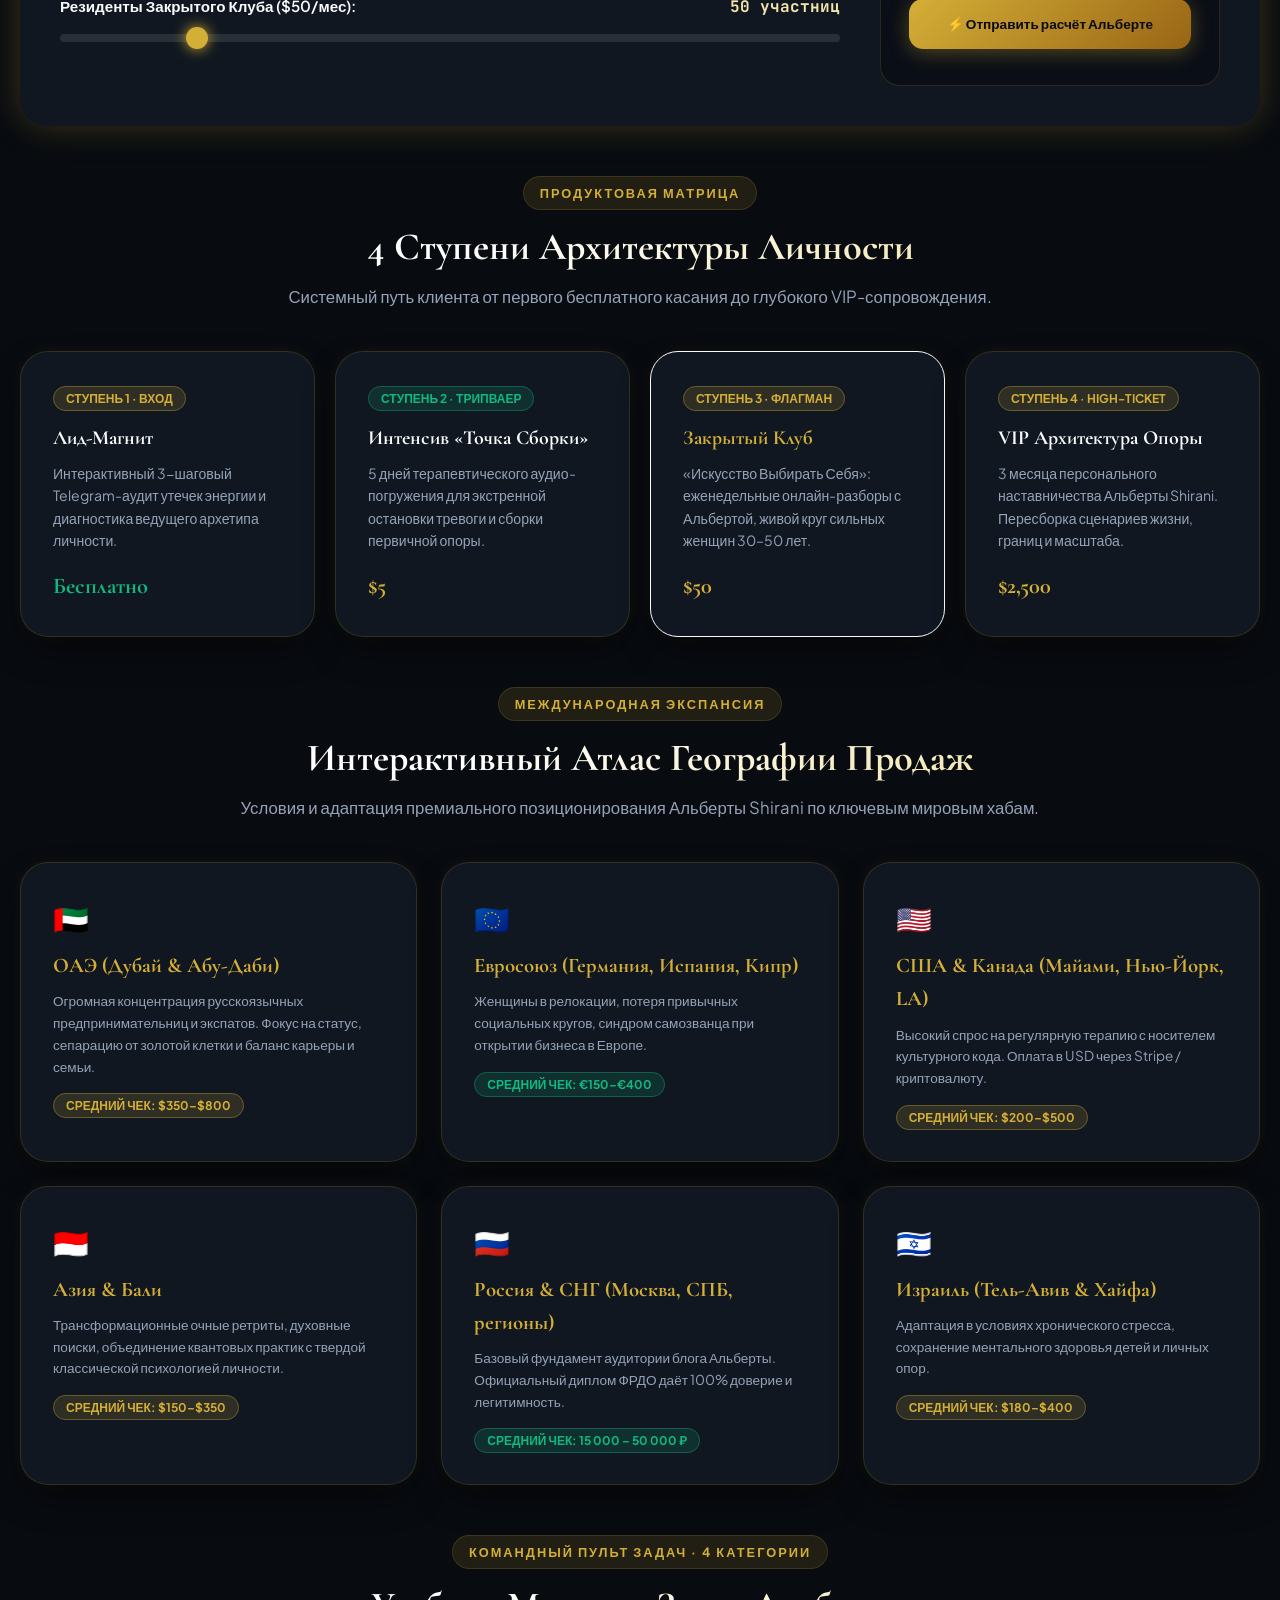
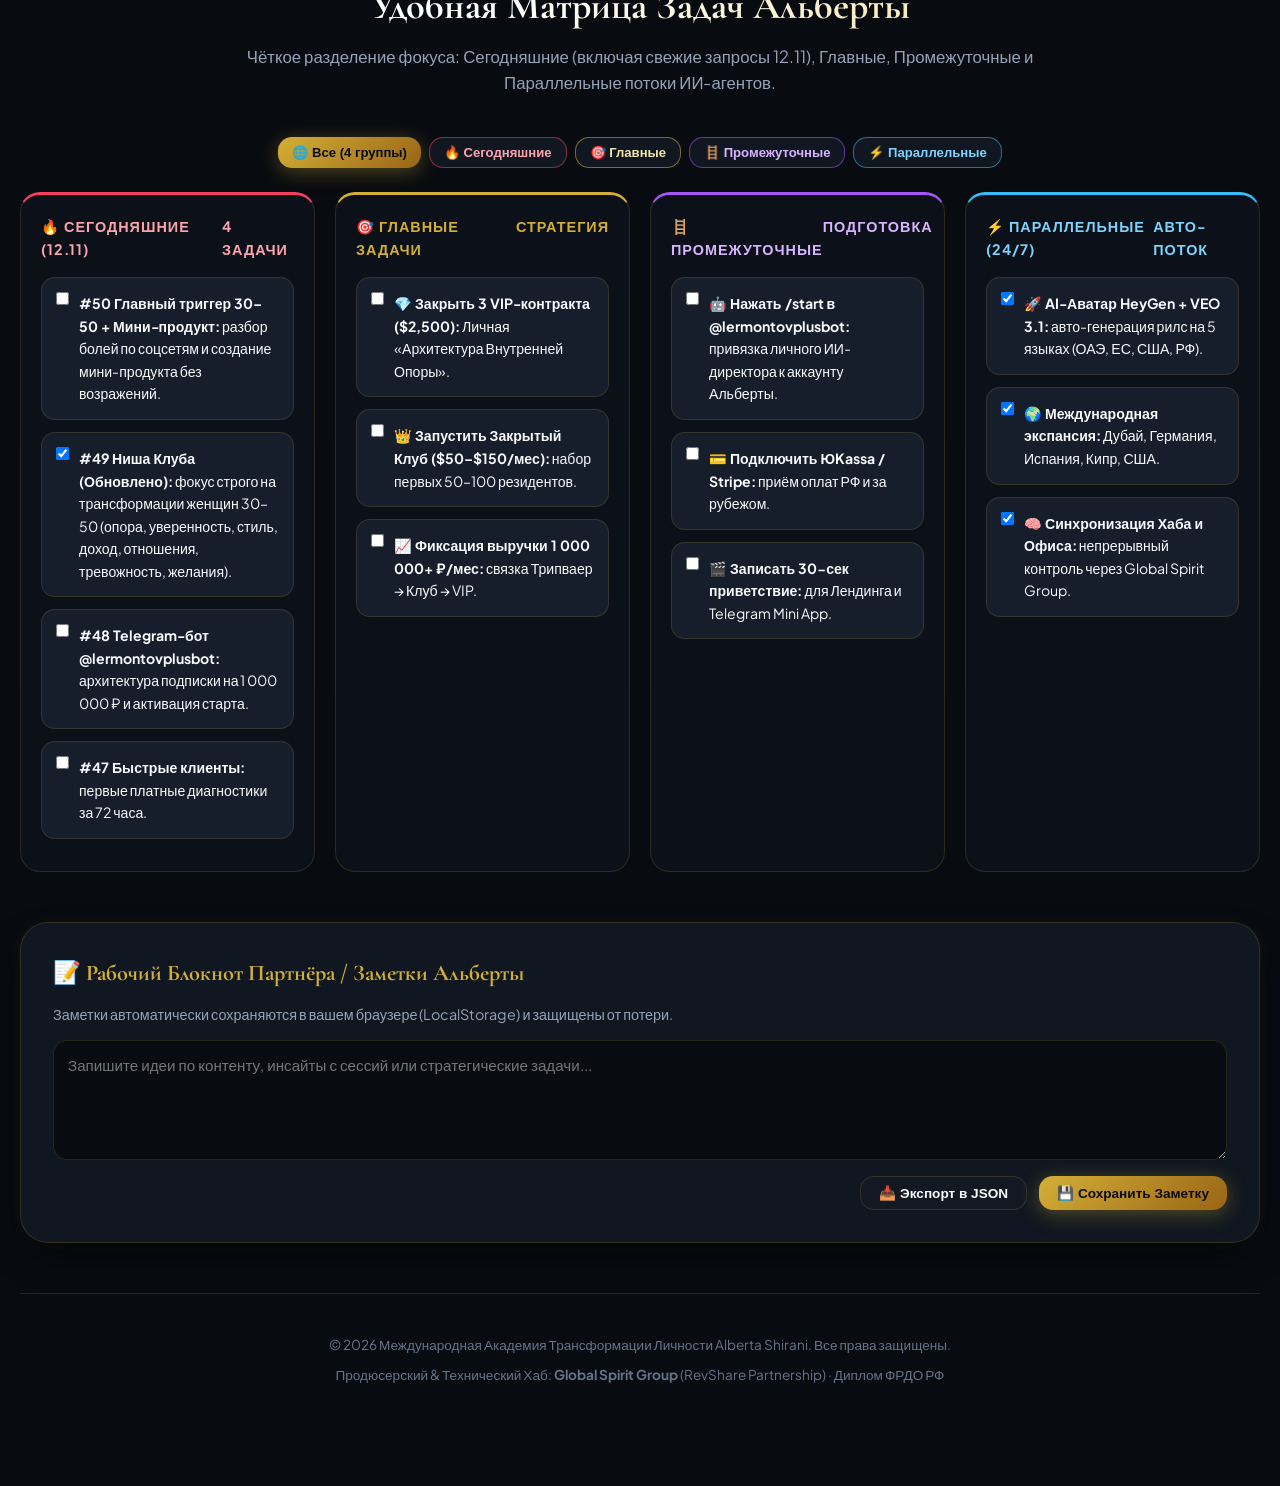
<file: international/index.html>
<!DOCTYPE html>
<html lang="ru">
<head>
  <meta charset="UTF-8">
  <meta name="viewport" content="width=device-width, initial-scale=1.0, maximum-scale=5.0">
  <meta name="theme-color" content="#080B10">
  <title>Alberta Shirani — Международная Академия Трансформации & Архитектуры Внутренней Опоры | Штаб Экспансии</title>
  <meta name="description" content="Штаб Международной Экспансии и Хаб Продаж Alberta Shirani (Global Spirit Group): Психология личности, глубинная трансформация женщин 30-50 лет, диплом ФРДО РФ, калькулятор окупаемости практики, атлас международной экспансии и AI-аватар.">

  <!-- GOOGLE FONTS -->
  <link rel="preconnect" href="https://fonts.googleapis.com">
  <link rel="preconnect" href="https://fonts.gstatic.com" crossorigin>
  <link href="https://fonts.googleapis.com/css2?family=Cinzel:wght@600;700;800&family=Cormorant+Garamond:ital,wght@0,400;0,600;0,700;1,400;1,600&family=Plus+Jakarta+Sans:wght@300;400;500;600;700;800&family=JetBrains+Mono:wght@500;700&display=swap" rel="stylesheet">

  <link rel="stylesheet" href="assets/css/theme.css">
  <style>
    /* Specific styles for index.html */
    .hub-hero {
      padding: 50px 0 30px 0;
      text-align: center;
      max-width: 960px;
      margin: 0 auto;
    }
    .kpi-strip {
      display: grid;
      grid-template-columns: repeat(4, 1fr);
      gap: 16px;
      margin: 36px 0;
    }
    .kpi-card {
      background: var(--bg-card);
      border: 1px solid var(--border-glass);
      border-radius: var(--radius-lg);
      padding: 20px;
      text-align: center;
      backdrop-filter: blur(12px);
      transition: var(--transition);
    }
    .kpi-card:hover {
      border-color: var(--border-glow);
      transform: translateY(-3px);
    }
    .kpi-num {
      font-family: var(--font-heading);
      font-size: 2.2rem;
      font-weight: 700;
      color: var(--gold-starlight);
      margin-bottom: 4px;
    }
    .kpi-label {
      font-size: 0.8rem;
      color: var(--text-muted);
      text-transform: uppercase;
      letter-spacing: 1px;
    }

    /* Founder box */
    .founder-box {
      display: grid;
      grid-template-columns: 240px 1fr;
      gap: 32px;
      align-items: center;
      background: linear-gradient(135deg, rgba(20, 27, 38, 0.9) 0%, rgba(14, 18, 26, 0.9) 100%);
      border: 1px solid var(--border-glass);
      border-radius: var(--radius-xl);
      padding: 36px;
      margin-bottom: 50px;
      box-shadow: var(--shadow-card);
    }
    .founder-avatar-wrap {
      position: relative;
      width: 220px;
      height: 220px;
      margin: 0 auto;
    }
    .founder-avatar-gem {
      width: 100%;
      height: 100%;
      border-radius: var(--radius-lg);
      background: radial-gradient(circle at 30% 30%, #D4AF37 0%, #064E3B 100%);
      display: flex;
      align-items: center;
      justify-content: center;
      font-size: 5rem;
      box-shadow: 0 0 30px rgba(212, 175, 55, 0.35);
      border: 2px solid var(--border-gold);
    }
    .founder-verified-badge {
      position: absolute;
      bottom: -10px;
      left: 50%;
      transform: translateX(-50%);
      background: var(--emerald-primary);
      color: #040710;
      font-weight: 800;
      font-size: 0.72rem;
      padding: 4px 12px;
      border-radius: var(--radius-full);
      white-space: nowrap;
      box-shadow: 0 4px 12px rgba(16, 185, 129, 0.4);
    }

    /* Calculator */
    .calc-box {
      background: var(--bg-card);
      border: 1px solid var(--border-gold);
      border-radius: var(--radius-xl);
      padding: 40px;
      box-shadow: var(--shadow-glow);
      display: grid;
      grid-template-columns: 1fr 340px;
      gap: 40px;
      margin-bottom: 50px;
    }
    .calc-range {
      width: 100%;
      height: 8px;
      border-radius: var(--radius-full);
      background: rgba(255, 255, 255, 0.1);
      outline: none;
      -webkit-appearance: none;
      margin: 14px 0 24px 0;
    }
    .calc-range::-webkit-slider-thumb {
      -webkit-appearance: none;
      width: 22px;
      height: 22px;
      border-radius: 50%;
      background: var(--gold-starlight);
      cursor: pointer;
      box-shadow: 0 0 14px var(--gold-starlight);
    }
    .calc-result-panel {
      background: rgba(10, 14, 22, 0.85);
      border: 1px solid var(--border-glass);
      border-radius: var(--radius-lg);
      padding: 28px;
      text-align: center;
      display: flex;
      flex-direction: column;
      justify-content: center;
      align-items: center;
    }
    .calc-big-num {
      font-family: var(--font-heading);
      font-size: 2.8rem;
      font-weight: 700;
      color: var(--gold-starlight);
      margin: 12px 0 6px 0;
    }

    /* Kanban */
    .kanban-board {
      display: grid;
      grid-template-columns: repeat(3, 1fr);
      gap: 20px;
      margin-top: 24px;
    }
    .kanban-col {
      background: rgba(16, 22, 32, 0.65);
      border: 1px solid var(--border-glass);
      border-radius: var(--radius-lg);
      padding: 20px;
    }
    .kanban-col-head {
      font-size: 0.9rem;
      font-weight: 700;
      color: var(--gold-starlight);
      text-transform: uppercase;
      letter-spacing: 1px;
      margin-bottom: 16px;
      display: flex;
      justify-content: space-between;
    }
    .kanban-card {
      background: rgba(25, 34, 48, 0.85);
      border: 1px solid var(--border-glass);
      border-radius: var(--radius-md);
      padding: 14px;
      margin-bottom: 12px;
      font-size: 0.88rem;
      transition: var(--transition);
    }
    .kanban-card:hover {
      border-color: var(--border-glow);
      transform: translateY(-2px);
    }

    @media (max-width: 900px) {
      .founder-box { grid-template-columns: 1fr; text-align: center; }
      .calc-box { grid-template-columns: 1fr; }
      .kpi-strip { grid-template-columns: repeat(2, 1fr); }
      .kanban-board { grid-template-columns: 1fr; }
    }
  </style>
</head>
<body>

  <canvas id="quantum-canvas"></canvas>

  <!-- TOP STATUS BAR -->
  <header class="top-status-bar">
    <div class="live-indicator">
      <span class="live-dot"></span>
      <span>ШТАБ ЭКСПАНСИИ GLOBAL SPIRIT GROUP · ALBERTA SHIRANI ONLINE</span>
    </div>

    <div class="status-controls">
      <button class="sound-toggle-btn" onclick="soundEngine.toggleAmbient(this); soundEngine.playTick();">
        🎵 432Hz Поле: ВЫКЛ
      </button>

      <div style="display: flex; align-items: center; gap: 8px;">
        <span style="font-size: 0.75rem; text-transform: uppercase; color: var(--text-dim);">Валюта:</span>
        <select id="currencySelector" class="currency-select" onchange="AlbertaCurrency.setCurrency(this.value); soundEngine.playTick();">
          <option value="USD">USD ($)</option>
          <option value="RUB" selected>RUB (₽)</option>
          <option value="EUR">EUR (€)</option>
          <option value="USDT">USDT (₮)</option>
        </select>
      </div>

      <div style="display:flex; gap:8px; flex-wrap:wrap; align-items:center;">
        <a href="../index.html" class="btn-secondary" style="padding: 6px 12px; font-size: 0.78rem;">👑 Бренд-Бук & Хаб</a>
        <a href="https://unityspirit.github.io/remote-agents-control/" target="_blank" class="btn-secondary" style="padding: 6px 12px; font-size: 0.78rem;">🏢 Офис</a>
        <a href="https://t.me/lermontovplusbot?start=aliashirani" target="_blank" class="btn-primary" style="padding: 6px 14px; font-size: 0.8rem;">
          🤖 Бот @lermontovplusbot
        </a>
      </div>
    </div>
  </header>

  <div class="app-container">

    <!-- MASTER NAVIGATION -->
    <nav class="master-header">
      <a href="index.html" class="brand-badge">
        <div class="brand-logo-gem">👑</div>
        <div class="brand-text">
          <h1>Alberta Shirani</h1>
          <span>International Transformation Academy</span>
        </div>
      </a>

      <ul class="nav-links">
        <li><a href="index.html" class="nav-link active">Штаб Экспансии</a></li>
        <li><a href="landing.html" class="nav-link">Лендинг Продаж</a></li>
        <li><a href="presentation.html" class="nav-link">16:9 Презентация</a></li>
        <li><a href="miniapp.html" class="nav-link">Telegram Mini App</a></li>
        <li><a href="avatar-studio.html" class="nav-link">Студия AI-Аватара</a></li>
        <li><a href="#calculator" class="nav-link">Калькулятор</a></li>
      </ul>

      <a href="landing.html" class="btn-header-cta" onclick="soundEngine.playChime(528);">
        🔥 Попробовать Воронку
      </a>
    </nav>

    <!-- HUB HERO -->
    <section class="hub-hero">
      <div class="section-tag">High-Ticket Психология & Архитектура Опоры</div>
      <h2 class="section-title">
        Международная Академия Трансформации Личности Alberta Shirani
      </h2>
      <p class="section-desc">
        Единый командный центр международной экспансии, масштабирования частной практики, автоматизации воронок и обучения женщин 30–50 лет выходу из кризиса, обретению несокрушимой внутренней опоры и выходу в максимальный масштаб жизни.
      </p>

      <!-- KPI STRIP -->
      <div class="kpi-strip">
        <div class="kpi-card">
          <div class="kpi-num">38+</div>
          <div class="kpi-label">Стран Присутствия</div>
        </div>
        <div class="kpi-card">
          <div class="kpi-num">1,400+</div>
          <div class="kpi-label">Трансформаций Женщин</div>
        </div>
        <div class="kpi-card">
          <div class="kpi-num">100%</div>
          <div class="kpi-label">ФРДО & Госреестр РФ</div>
        </div>
        <div class="kpi-card">
          <div class="kpi-num" data-price-usd="5200">$5,200</div>
          <div class="kpi-label">Средний Чек VIP-Ведения</div>
        </div>
      </div>
    </section>

    <!-- FOUNDER BOX -->
    <section class="founder-box">
      <div class="founder-avatar-wrap">
        <div class="founder-avatar-gem">💎</div>
        <div class="founder-verified-badge">✓ ДИПЛОМ ПСИХОТЕРАПЕВТА</div>
      </div>
      <div>
        <div style="display: flex; align-items: center; gap: 12px; margin-bottom: 8px;">
          <h3 style="font-family: var(--font-heading); font-size: 1.8rem; color: var(--gold-starlight);">
            Ширванян Альберта Макичевна (Alberta Shirani)
          </h3>
          <span class="badge-gold">Основательница</span>
        </div>
        <p style="color: var(--text-muted); font-size: 0.95rem; margin-bottom: 14px; line-height: 1.6;">
          Дипломированный психотерапевт-консультант (программа профессиональной переподготовки «Психология личности», г. Москва, рег. реестр ФРДО). Автор системного метода <b>«Архитектура Внутренней Опоры»</b> для зрелых женщин 30–50 лет. Креативный директор и визионер международной экосистемы трансформации.
        </p>
        <div style="display: flex; flex-wrap: wrap; gap: 12px;">
          <button class="btn-secondary" style="padding: 8px 18px; font-size: 0.85rem;" onclick="openModal('licenseModal'); soundEngine.playTick();">
            📜 Посмотреть Гос. Диплом ФРДО
          </button>
          <a href="https://t.me/Alberta" target="_blank" class="btn-primary" style="padding: 8px 18px; font-size: 0.85rem;">
            ✈️ Написать в Личный Telegram
          </a>
          <span style="font-size: 0.85rem; color: var(--emerald-primary); display: flex; align-items: center; gap: 6px;">
            🔐 Global Spirit Group · Партнёрство RevShare 60/40
          </span>
        </div>
      </div>
    </section>

    <!-- INTERACTIVE INCOME & EXPANSION CALCULATOR -->
    <section id="calculator" class="section-padding">
      <div class="section-head">
        <div class="section-tag">Калькулятор Монетизации & Окупаемости</div>
        <h3 class="section-title">Интерактивный Расчёт Дохода Психолога-Наставника</h3>
        <p class="section-desc">Рассчитайте потенциал вашей частной практики и членства в клубе по авторской методологии Альберты Ширани при выходе на международный рынок.</p>
      </div>

      <div class="calc-box">
        <div>
          <div style="margin-bottom: 20px;">
            <div style="display: flex; justify-content: space-between;">
              <label style="font-weight: 600; font-size: 0.95rem;">Стоимость 1 индивидуальной сессии:</label>
              <span id="calcPriceDisplay" style="color: var(--gold-starlight); font-family: var(--font-mono); font-weight: 700;">$150</span>
            </div>
            <input type="range" id="calcPrice" class="calc-range" min="40" max="600" step="10" value="150" oninput="updateCalculator();">
          </div>

          <div style="margin-bottom: 20px;">
            <div style="display: flex; justify-content: space-between;">
              <label style="font-weight: 600; font-size: 0.95rem;">Количество сессий в месяц:</label>
              <span id="calcSessionsDisplay" style="color: var(--emerald-primary); font-family: var(--font-mono); font-weight: 700;">20 сессий</span>
            </div>
            <input type="range" id="calcSessions" class="calc-range" min="4" max="60" step="2" value="20" oninput="updateCalculator();">
          </div>

          <div style="margin-bottom: 20px;">
            <div style="display: flex; justify-content: space-between;">
              <label style="font-weight: 600; font-size: 0.95rem;">Резиденты Закрытого Клуба ($50/мес):</label>
              <span id="calcClubDisplay" style="color: var(--gold-light); font-family: var(--font-mono); font-weight: 700;">50 участниц</span>
            </div>
            <input type="range" id="calcClub" class="calc-range" min="0" max="300" step="10" value="50" oninput="updateCalculator();">
          </div>
        </div>

        <div class="calc-result-panel">
          <span style="font-size: 0.8rem; text-transform: uppercase; letter-spacing: 1.5px; color: var(--text-dim);">Ежемесячный доход:</span>
          <div id="calcMonthlyTotal" class="calc-big-num">$5,500</div>
          <span id="calcAnnualTotal" style="font-size: 0.9rem; color: var(--emerald-primary); margin-bottom: 18px;">$66,000 / год</span>
          
          <a id="calcTelegramLink" href="https://t.me/Alberta" target="_blank" class="btn-primary" style="width: 100%; font-size: 0.85rem;" onclick="soundEngine.playChime(528);">
            ⚡ Отправить расчёт Альберте
          </a>
        </div>
      </div>
    </section>

    <!-- 4 LEVELS OF TRANSFORMATION (PRODUCT MATRIX) -->
    <section class="section-padding">
      <div class="section-head">
        <div class="section-tag">Продуктовая Матрица</div>
        <h3 class="section-title">4 Ступени Архитектуры Личности</h3>
        <p class="section-desc">Системный путь клиента от первого бесплатного касания до глубокого VIP-сопровождения.</p>
      </div>

      <div class="grid-4">
        <div class="glass-card">
          <span class="badge-gold">Ступень 1 · Вход</span>
          <h4 style="font-size: 1.25rem; font-family: var(--font-heading); margin: 12px 0 8px 0; color: var(--text-main);">Лид-Магнит</h4>
          <p style="color: var(--text-muted); font-size: 0.88rem; margin-bottom: 16px;">
            Интерактивный 3-шаговый Telegram-аудит утечек энергии и диагностика ведущего архетипа личности.
          </p>
          <div style="font-family: var(--font-heading); font-size: 1.4rem; color: var(--emerald-primary); font-weight: 700;">
            Бесплатно
          </div>
        </div>

        <div class="glass-card">
          <span class="badge-emerald">Ступень 2 · Трипваер</span>
          <h4 style="font-size: 1.25rem; font-family: var(--font-heading); margin: 12px 0 8px 0; color: var(--text-main);">Интенсив «Точка Сборки»</h4>
          <p style="color: var(--text-muted); font-size: 0.88rem; margin-bottom: 16px;">
            5 дней терапевтического аудио-погружения для экстренной остановки тревоги и сборки первичной опоры.
          </p>
          <div style="font-family: var(--font-heading); font-size: 1.4rem; color: var(--gold-starlight); font-weight: 700;" data-price-usd="5">
            490 ₽
          </div>
        </div>

        <div class="glass-card" style="border-color: var(--border-gold);">
          <span class="badge-gold">Ступень 3 · Флагман</span>
          <h4 style="font-size: 1.25rem; font-family: var(--font-heading); margin: 12px 0 8px 0; color: var(--gold-starlight);">Закрытый Клуб</h4>
          <p style="color: var(--text-muted); font-size: 0.88rem; margin-bottom: 16px;">
            «Искусство Выбирать Себя»: еженедельные онлайн-разборы с Альбертой, живой круг сильных женщин 30–50 лет.
          </p>
          <div style="font-family: var(--font-heading); font-size: 1.4rem; color: var(--gold-starlight); font-weight: 700;" data-price-usd="50">
            $50 / мес
          </div>
        </div>

        <div class="glass-card">
          <span class="badge-gold">Ступень 4 · High-Ticket</span>
          <h4 style="font-size: 1.25rem; font-family: var(--font-heading); margin: 12px 0 8px 0; color: var(--text-main);">VIP Архитектура Опоры</h4>
          <p style="color: var(--text-muted); font-size: 0.88rem; margin-bottom: 16px;">
            3 месяца персонального наставничества Альберты Shirani. Пересборка сценариев жизни, границ и масштаба.
          </p>
          <div style="font-family: var(--font-heading); font-size: 1.4rem; color: var(--gold-starlight); font-weight: 700;" data-price-usd="2500">
            $2,500
          </div>
        </div>
      </div>
    </section>

    <!-- GEOGRAPHY ATLAS -->
    <section class="section-padding">
      <div class="section-head">
        <div class="section-tag">Международная Экспансия</div>
        <h3 class="section-title">Интерактивный Атлас Географии Продаж</h3>
        <p class="section-desc">Условия и адаптация премиального позиционирования Альберты Shirani по ключевым мировым хабам.</p>
      </div>

      <div class="grid-3">
        <div class="glass-card">
          <div style="font-size: 1.8rem; margin-bottom: 8px;">🇦🇪</div>
          <h4 style="font-family: var(--font-heading); font-size: 1.3rem; color: var(--gold-starlight);">ОАЭ (Дубай & Абу-Даби)</h4>
          <p style="color: var(--text-muted); font-size: 0.85rem; margin: 8px 0 14px 0;">
            Огромная концентрация русскоязычных предпринимательниц и экспатов. Фокус на статус, сепарацию от золотой клетки и баланс карьеры и семьи.
          </p>
          <span class="badge-gold">Средний чек: $350–$800</span>
        </div>

        <div class="glass-card">
          <div style="font-size: 1.8rem; margin-bottom: 8px;">🇪🇺</div>
          <h4 style="font-family: var(--font-heading); font-size: 1.3rem; color: var(--gold-starlight);">Евросоюз (Германия, Испания, Кипр)</h4>
          <p style="color: var(--text-muted); font-size: 0.85rem; margin: 8px 0 14px 0;">
            Женщины в релокации, потеря привычных социальных кругов, синдром самозванца при открытии бизнеса в Европе.
          </p>
          <span class="badge-emerald">Средний чек: €150–€400</span>
        </div>

        <div class="glass-card">
          <div style="font-size: 1.8rem; margin-bottom: 8px;">🇺🇸</div>
          <h4 style="font-family: var(--font-heading); font-size: 1.3rem; color: var(--gold-starlight);">США & Канада (Майами, Нью-Йорк, LA)</h4>
          <p style="color: var(--text-muted); font-size: 0.85rem; margin: 8px 0 14px 0;">
            Высокий спрос на регулярную терапию с носителем культурного кода. Оплата в USD через Stripe / криптовалюту.
          </p>
          <span class="badge-gold">Средний чек: $200–$500</span>
        </div>

        <div class="glass-card">
          <div style="font-size: 1.8rem; margin-bottom: 8px;">🇮🇩</div>
          <h4 style="font-family: var(--font-heading); font-size: 1.3rem; color: var(--gold-starlight);">Азия & Бали</h4>
          <p style="color: var(--text-muted); font-size: 0.85rem; margin: 8px 0 14px 0;">
            Трансформационные очные ретриты, духовные поиски, объединение квантовых практик с твердой классической психологией личности.
          </p>
          <span class="badge-gold">Средний чек: $150–$350</span>
        </div>

        <div class="glass-card">
          <div style="font-size: 1.8rem; margin-bottom: 8px;">🇷🇺</div>
          <h4 style="font-family: var(--font-heading); font-size: 1.3rem; color: var(--gold-starlight);">Россия & СНГ (Москва, СПБ, регионы)</h4>
          <p style="color: var(--text-muted); font-size: 0.85rem; margin: 8px 0 14px 0;">
            Базовый фундамент аудитории блога Альберты. Официальный диплом ФРДО даёт 100% доверие и легитимность.
          </p>
          <span class="badge-emerald">Средний чек: 15 000 – 50 000 ₽</span>
        </div>

        <div class="glass-card">
          <div style="font-size: 1.8rem; margin-bottom: 8px;">🇮🇱</div>
          <h4 style="font-family: var(--font-heading); font-size: 1.3rem; color: var(--gold-starlight);">Израиль (Тель-Авив & Хайфа)</h4>
          <p style="color: var(--text-muted); font-size: 0.85rem; margin: 8px 0 14px 0;">
            Адаптация в условиях хронического стресса, сохранение ментального здоровья детей и личных опор.
          </p>
          <span class="badge-gold">Средний чек: $180–$400</span>
        </div>
      </div>
    </section>

    <!-- 4-TIER INTERACTIVE TASK COMMAND BOARD + 21-DAY ROADMAP -->
    <section class="section-padding" id="tasksBoardSection">
      <div class="section-head">
        <div class="section-tag">Командный Пульт Задач · 4 Категории</div>
        <h3 class="section-title">Удобная Матрица Задач Альберты</h3>
        <p class="section-desc">Чёткое разделение фокуса: Сегодняшние (включая свежие запросы 12.11), Главные, Промежуточные и Параллельные потоки ИИ-агентов.</p>
      </div>

      <div style="display:flex; gap:8px; flex-wrap:wrap; justify-content:center; margin-bottom:20px;" id="intlTierFilters">
        <button class="btn-primary" style="padding:7px 14px; font-size:0.82rem;" onclick="filterIntlTasks('all', this)">🌐 Все (4 группы)</button>
        <button class="btn-secondary" style="padding:7px 14px; font-size:0.82rem; border-color:rgba(244,63,94,0.55); color:#FDA4AF;" onclick="filterIntlTasks('today', this)">🔥 Сегодняшние</button>
        <button class="btn-secondary" style="padding:7px 14px; font-size:0.82rem; border-color:rgba(212,175,55,0.55); color:#F3E5AB;" onclick="filterIntlTasks('main', this)">🎯 Главные</button>
        <button class="btn-secondary" style="padding:7px 14px; font-size:0.82rem; border-color:rgba(168,85,247,0.55); color:#D8B4FE;" onclick="filterIntlTasks('intermediate', this)">🪜 Промежуточные</button>
        <button class="btn-secondary" style="padding:7px 14px; font-size:0.82rem; border-color:rgba(56,189,248,0.55); color:#7DD3FC;" onclick="filterIntlTasks('parallel', this)">⚡ Параллельные</button>
      </div>

      <div class="kanban-board" style="grid-template-columns: repeat(auto-fit, minmax(260px, 1fr));" id="intlTasksBoard">
        <div class="kanban-col" data-tier="today" style="border-top: 3px solid #F43F5E;">
          <div class="kanban-col-head" style="color:#FDA4AF;">
            <span>🔥 Сегодняшние (12.11)</span>
            <span>4 задачи</span>
          </div>
          <label class="kanban-card" style="display:flex; gap:10px; align-items:flex-start; cursor:pointer;">
            <input type="checkbox" class="intl-task-chk" data-tid="it-50">
            <span><b>#50 Главный триггер 30–50 + Мини-продукт:</b> разбор болей по соцсетям и создание мини-продукта без возражений.</span>
          </label>
          <label class="kanban-card" style="display:flex; gap:10px; align-items:flex-start; cursor:pointer;">
            <input type="checkbox" class="intl-task-chk" data-tid="it-49" checked>
            <span><b>#49 Ниша Клуба (Обновлено):</b> фокус строго на трансформации женщин 30–50 (опора, уверенность, стиль, доход, отношения, тревожность, желания).</span>
          </label>
          <label class="kanban-card" style="display:flex; gap:10px; align-items:flex-start; cursor:pointer;">
            <input type="checkbox" class="intl-task-chk" data-tid="it-48">
            <span><b>#48 Telegram-бот @lermontovplusbot:</b> архитектура подписки на 1 000 000 ₽ и активация старта.</span>
          </label>
          <label class="kanban-card" style="display:flex; gap:10px; align-items:flex-start; cursor:pointer;">
            <input type="checkbox" class="intl-task-chk" data-tid="it-47">
            <span><b>#47 Быстрые клиенты:</b> первые платные диагностики за 72 часа.</span>
          </label>
        </div>

        <div class="kanban-col" data-tier="main" style="border-top: 3px solid #D4AF37;">
          <div class="kanban-col-head">
            <span>🎯 Главные задачи</span>
            <span>Стратегия</span>
          </div>
          <label class="kanban-card" style="display:flex; gap:10px; align-items:flex-start; cursor:pointer;">
            <input type="checkbox" class="intl-task-chk" data-tid="im-1">
            <span><b>💎 Закрыть 3 VIP-контракта ($2,500):</b> Личная «Архитектура Внутренней Опоры».</span>
          </label>
          <label class="kanban-card" style="display:flex; gap:10px; align-items:flex-start; cursor:pointer;">
            <input type="checkbox" class="intl-task-chk" data-tid="im-2">
            <span><b>👑 Запустить Закрытый Клуб ($50–$150/мес):</b> набор первых 50–100 резидентов.</span>
          </label>
          <label class="kanban-card" style="display:flex; gap:10px; align-items:flex-start; cursor:pointer;">
            <input type="checkbox" class="intl-task-chk" data-tid="im-3">
            <span><b>📈 Фиксация выручки 1 000 000+ ₽/мес:</b> связка Трипваер → Клуб → VIP.</span>
          </label>
        </div>

        <div class="kanban-col" data-tier="intermediate" style="border-top: 3px solid #A855F7;">
          <div class="kanban-col-head" style="color:#D8B4FE;">
            <span>🪜 Промежуточные</span>
            <span>Подготовка</span>
          </div>
          <label class="kanban-card" style="display:flex; gap:10px; align-items:flex-start; cursor:pointer;">
            <input type="checkbox" class="intl-task-chk" data-tid="ii-1">
            <span><b>🤖 Нажать /start в @lermontovplusbot:</b> привязка личного ИИ-директора к аккаунту Альберты.</span>
          </label>
          <label class="kanban-card" style="display:flex; gap:10px; align-items:flex-start; cursor:pointer;">
            <input type="checkbox" class="intl-task-chk" data-tid="ii-2">
            <span><b>💳 Подключить ЮKassa / Stripe:</b> приём оплат РФ и за рубежом.</span>
          </label>
          <label class="kanban-card" style="display:flex; gap:10px; align-items:flex-start; cursor:pointer;">
            <input type="checkbox" class="intl-task-chk" data-tid="ii-3">
            <span><b>🎬 Записать 30-сек приветствие:</b> для Лендинга и Telegram Mini App.</span>
          </label>
        </div>

        <div class="kanban-col" data-tier="parallel" style="border-top: 3px solid #38BDF8;">
          <div class="kanban-col-head" style="color:#7DD3FC;">
            <span>⚡ Параллельные (24/7)</span>
            <span>Авто-поток</span>
          </div>
          <label class="kanban-card" style="display:flex; gap:10px; align-items:flex-start; cursor:pointer;">
            <input type="checkbox" class="intl-task-chk" data-tid="ip-1" checked>
            <span><b>🚀 AI-Аватар HeyGen + VEO 3.1:</b> авто-генерация рилс на 5 языках (ОАЭ, ЕС, США, РФ).</span>
          </label>
          <label class="kanban-card" style="display:flex; gap:10px; align-items:flex-start; cursor:pointer;">
            <input type="checkbox" class="intl-task-chk" data-tid="ip-2" checked>
            <span><b>🌍 Международная экспансия:</b> Дубай, Германия, Испания, Кипр, США.</span>
          </label>
          <label class="kanban-card" style="display:flex; gap:10px; align-items:flex-start; cursor:pointer;">
            <input type="checkbox" class="intl-task-chk" data-tid="ip-3" checked>
            <span><b>🧠 Синхронизация Хаба и Офиса:</b> непрерывный контроль через Global Spirit Group.</span>
          </label>
        </div>
      </div>
    </section>

    <!-- STUDENT & PARTNER NOTES -->
    <section class="section-padding">
      <div class="glass-card">
        <h4 style="font-family: var(--font-heading); font-size: 1.4rem; color: var(--gold-starlight); margin-bottom: 12px;">
          📝 Рабочий Блокнот Партнёра / Заметки Альберты
        </h4>
        <p style="color: var(--text-muted); font-size: 0.9rem; margin-bottom: 14px;">
          Заметки автоматически сохраняются в вашем браузере (LocalStorage) и защищены от потери.
        </p>
        <textarea id="hubNotes" style="width: 100%; min-height: 120px; background: rgba(8, 11, 16, 0.85); border: 1px solid var(--border-glass); border-radius: var(--radius-md); padding: 14px; color: var(--text-main); font-family: var(--font-sans); font-size: 0.95rem; resize: vertical;" placeholder="Запишите идеи по контенту, инсайты с сессий или стратегические задачи..."></textarea>
        
        <div style="display: flex; justify-content: flex-end; gap: 12px; margin-top: 10px;">
          <button class="btn-secondary" style="padding: 8px 18px; font-size: 0.85rem;" onclick="exportNotes(); soundEngine.playTick();">
            📥 Экспорт в JSON
          </button>
          <button class="btn-primary" style="padding: 8px 18px; font-size: 0.85rem;" onclick="saveNotes(); soundEngine.playChime(528);">
            💾 Сохранить Заметку
          </button>
        </div>
      </div>
    </section>

    <!-- FOOTER -->
    <footer style="text-align: center; padding: 40px 0 20px 0; border-top: 1px solid var(--border-glass); color: var(--text-dim); font-size: 0.85rem;">
      <p style="margin-bottom: 8px;">
        © 2026 Международная Академия Трансформации Личности Alberta Shirani. Все права защищены.
      </p>
      <p>
        Продюсерский & Технический Хаб: <b>Global Spirit Group</b> (RevShare Partnership) · Диплом ФРДО РФ
      </p>
    </footer>

  </div>

  <!-- DIPLOMA / LICENSE MODAL -->
  <div id="licenseModal" class="modal-overlay" onclick="if(event.target === this) closeModal('licenseModal');">
    <div class="modal-card">
      <button class="modal-close" onclick="closeModal('licenseModal');">&times;</button>
      <span class="badge-emerald" style="margin-bottom: 12px; display: inline-block;">Официальная Легитимность</span>
      <h3 style="font-family: var(--font-heading); font-size: 1.8rem; color: var(--gold-starlight); margin-bottom: 12px;">
        Государственный Диплом & Аккредитация
      </h3>
      <p style="color: var(--text-muted); font-size: 0.95rem; line-height: 1.6; margin-bottom: 16px;">
        <b>Слушатель:</b> Ширванян Альберта Макичевна (Alberta Shirani)<br>
        <b>Программа:</b> Профессиональная переподготовка «Психотерапевт-консультант»<br>
        <b>Квалификационная работа:</b> «Психология личности», г. Москва, 2025 г.<br>
        <b>Реестр ФРДО:</b> Официальное внесение в Федеральный реестр сведений о документах об образовании РФ с правом ведения профессиональной деятельности.
      </p>
      <div style="background: rgba(16, 185, 129, 0.08); border: 1px solid var(--border-emerald); border-radius: var(--radius-md); padding: 16px; margin-bottom: 20px;">
        <span style="color: var(--emerald-primary); font-weight: 700;">✓ Право ведения профессиональной деятельности:</span>
        <p style="color: var(--text-main); font-size: 0.85rem; margin-top: 6px;">
          Дает юридическое основание проводить терапевтические и трансформационные консультации, запускать образовательные курсы и выдавать сертификаты международного образца.
        </p>
      </div>
      <button class="btn-primary" style="width: 100%;" onclick="closeModal('licenseModal');">
        Понятно, закрыть
      </button>
    </div>
  </div>

  <script src="assets/js/audio-synth.js"></script>
  <script src="assets/js/currency.js"></script>
  <script src="assets/js/quantum-canvas.js"></script>

  <script>
    // Modal Helpers
    function openModal(id) {
      const modal = document.getElementById(id);
      if (modal) modal.style.display = 'flex';
    }
    function closeModal(id) {
      const modal = document.getElementById(id);
      if (modal) modal.style.display = 'none';
    }

    // Live Calculator Logic
    function updateCalculator() {
      const priceUSD = parseFloat(document.getElementById('calcPrice').value);
      const sessions = parseFloat(document.getElementById('calcSessions').value);
      const clubMembers = parseFloat(document.getElementById('calcClub').value);

      // Display inputs
      document.getElementById('calcPriceDisplay').innerText = AlbertaCurrency.format(priceUSD);
      document.getElementById('calcSessionsDisplay').innerText = `${sessions} сессий`;
      document.getElementById('calcClubDisplay').innerText = `${clubMembers} участниц`;

      // Calculations: Individual + Club ($50/member)
      const monthlyUSD = (priceUSD * sessions) + (clubMembers * 50);
      const annualUSD = monthlyUSD * 12;

      document.getElementById('calcMonthlyTotal').innerText = AlbertaCurrency.format(monthlyUSD);
      document.getElementById('calcAnnualTotal').innerText = `${AlbertaCurrency.format(annualUSD)} / год`;

      // Dynamic Telegram message link
      const text = encodeURIComponent(
        `Здравствуйте, Альберта! Я рассчитала прогноз в вашем Штабе Экспансии:\n` +
        `• Сессии: ${sessions} по ${AlbertaCurrency.format(priceUSD)}\n` +
        `• Клуб: ${clubMembers} резидентов\n` +
        `• Прогноз дохода: ${AlbertaCurrency.format(monthlyUSD)}/мес.\n` +
        `Хочу разобрать точки роста моей практики!`
      );
      document.getElementById('calcTelegramLink').href = `https://t.me/Alberta?text=${text}`;
    }

    window.addEventListener('alberta-currency-changed', updateCalculator);

    // Notes LocalStorage
    function saveNotes() {
      const text = document.getElementById('hubNotes').value;
      localStorage.setItem('alberta_hub_notes', text);
      alert('Заметка сохранена!');
    }
    function loadNotes() {
      const saved = localStorage.getItem('alberta_hub_notes');
      if (saved) document.getElementById('hubNotes').value = saved;
    }
    function exportNotes() {
      const text = document.getElementById('hubNotes').value;
      const dataStr = "data:text/json;charset=utf-8," + encodeURIComponent(JSON.stringify({ notes: text, date: new Date().toISOString() }));
      const a = document.createElement('a');
      a.setAttribute("href", dataStr);
      a.setAttribute("download", `alberta_notes_${Date.now()}.json`);
      document.body.appendChild(a);
      a.click();
      a.remove();
    }

    function filterIntlTasks(tier, btn) {
      document.querySelectorAll('#intlTierFilters button').forEach(b => {
        b.className = 'btn-secondary';
      });
      if (btn) btn.className = 'btn-primary';
      document.querySelectorAll('#intlTasksBoard .kanban-col').forEach(col => {
        col.style.display = (tier === 'all' || col.getAttribute('data-tier') === tier) ? 'block' : 'none';
      });
    }

    function initIntlTaskCheckboxes() {
      const saved = JSON.parse(localStorage.getItem('alberta_intl_tasks_v1') || '{}');
      document.querySelectorAll('.intl-task-chk').forEach(chk => {
        const id = chk.getAttribute('data-tid');
        if (saved[id] !== undefined) chk.checked = Boolean(saved[id]);
        chk.addEventListener('change', () => {
          const cur = JSON.parse(localStorage.getItem('alberta_intl_tasks_v1') || '{}');
          cur[id] = chk.checked;
          localStorage.setItem('alberta_intl_tasks_v1', JSON.stringify(cur));
          if (typeof soundEngine !== 'undefined') soundEngine.playTick();
        });
      });
    }

    window.addEventListener('DOMContentLoaded', () => {
      loadNotes();
      updateCalculator();
      initIntlTaskCheckboxes();
    });
  </script>
</body>
</html>
</file>
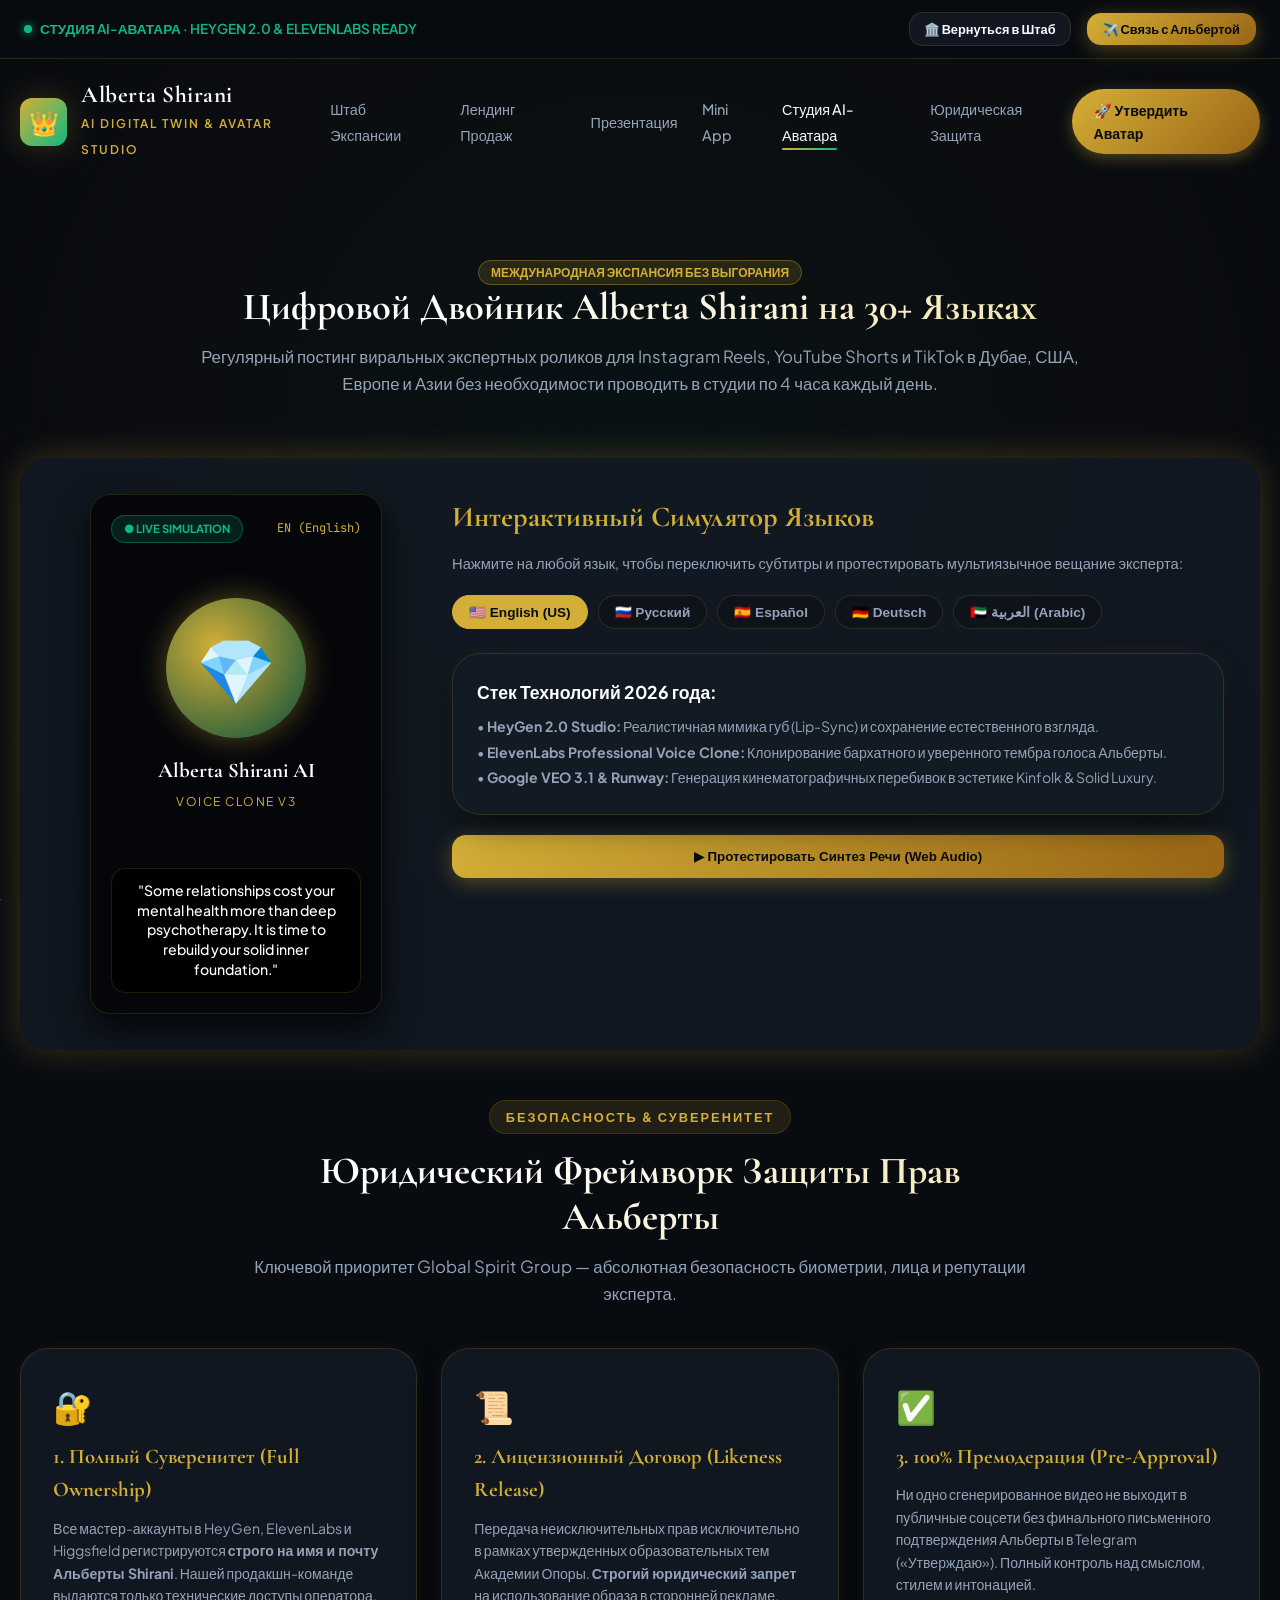
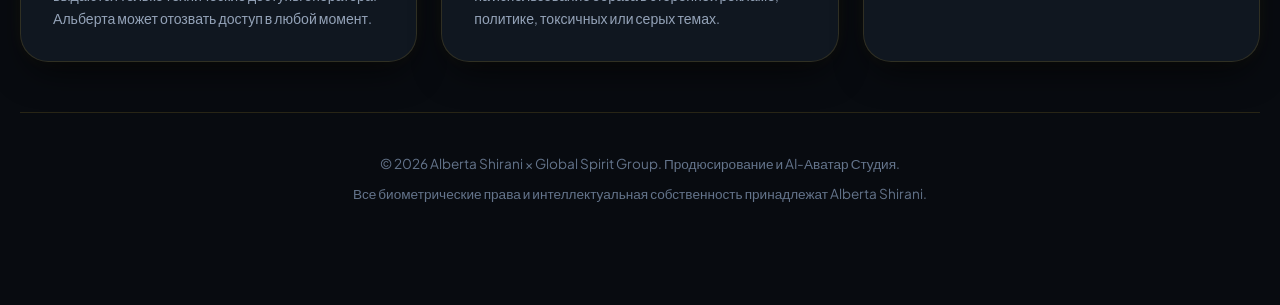
<file: international/avatar-studio.html>
<!DOCTYPE html>
<html lang="ru">
<head>
  <meta charset="UTF-8">
  <meta name="viewport" content="width=device-width, initial-scale=1.0, maximum-scale=5.0">
  <meta name="theme-color" content="#080B10">
  <title>Alberta Shirani — Студия AI-Аватара & Цифровой Двойник | Global Spirit Group</title>
  <meta name="description" content="Стратегическая студия и симулятор AI-Аватара Alberta Shirani: мультиязычное вещание на 30+ языках мира без выгорания эксперта, юридическая защита лица и голоса (Likeness Release), суверенитет аккаунтов.">

  <!-- GOOGLE FONTS -->
  <link rel="preconnect" href="https://fonts.googleapis.com">
  <link rel="preconnect" href="https://fonts.gstatic.com" crossorigin>
  <link href="https://fonts.googleapis.com/css2?family=Cinzel:wght@600;700;800&family=Cormorant+Garamond:ital,wght@0,400;0,600;0,700;1,400;1,600&family=Plus+Jakarta+Sans:wght@300;400;500;600;700;800&family=JetBrains+Mono:wght@500;700&display=swap" rel="stylesheet">

  <link rel="stylesheet" href="assets/css/theme.css">
  <style>
    .avatar-hero {
      text-align: center;
      padding: 50px 0 30px 0;
      max-width: 900px;
      margin: 0 auto;
    }
    .avatar-preview-box {
      background: var(--bg-card);
      border: 1px solid var(--border-gold);
      border-radius: var(--radius-xl);
      padding: 36px;
      display: grid;
      grid-template-columns: 360px 1fr;
      gap: 36px;
      box-shadow: var(--shadow-glow);
      margin: 30px 0 50px 0;
    }
    .video-mockup {
      background: #04060A;
      border: 1px solid var(--border-glass);
      border-radius: var(--radius-lg);
      aspect-ratio: 9 / 16;
      max-height: 520px;
      margin: 0 auto;
      display: flex;
      flex-direction: column;
      justify-content: space-between;
      padding: 20px;
      position: relative;
      overflow: hidden;
      box-shadow: 0 15px 35px rgba(0,0,0,0.8);
    }
    .subtitles-box {
      background: rgba(0, 0, 0, 0.75);
      backdrop-filter: blur(8px);
      border: 1px solid var(--border-glass);
      border-radius: var(--radius-md);
      padding: 12px 16px;
      font-size: 0.88rem;
      color: #FFFFFF;
      text-align: center;
      line-height: 1.4;
      font-weight: 500;
    }
    .lang-pill-btn {
      background: rgba(14, 18, 26, 0.8);
      border: 1px solid var(--border-glass);
      color: var(--text-muted);
      padding: 8px 16px;
      border-radius: var(--radius-full);
      font-size: 0.85rem;
      font-weight: 600;
      cursor: pointer;
      transition: var(--transition);
    }
    .lang-pill-btn:hover, .lang-pill-btn.active {
      background: var(--gold-starlight);
      color: #080B10;
      border-color: var(--gold-starlight);
    }

    @media (max-width: 900px) {
      .avatar-preview-box { grid-template-columns: 1fr; }
    }
  </style>
</head>
<body>

  <canvas id="quantum-canvas"></canvas>

  <!-- TOP STATUS BAR -->
  <header class="top-status-bar">
    <div class="live-indicator">
      <span class="live-dot"></span>
      <span>СТУДИЯ AI-АВАТАРА · HEYGEN 2.0 & ELEVENLABS READY</span>
    </div>

    <div class="status-controls">
      <a href="index.html" class="btn-secondary" style="padding: 6px 14px; font-size: 0.8rem;">
        🏛️ Вернуться в Штаб
      </a>
      <a href="https://t.me/Alberta" target="_blank" class="btn-primary" style="padding: 6px 16px; font-size: 0.8rem;">
        ✈️ Связь с Альбертой
      </a>
    </div>
  </header>

  <div class="app-container">

    <!-- MASTER NAVIGATION -->
    <nav class="master-header">
      <a href="index.html" class="brand-badge">
        <div class="brand-logo-gem">👑</div>
        <div class="brand-text">
          <h1>Alberta Shirani</h1>
          <span>AI Digital Twin & Avatar Studio</span>
        </div>
      </a>

      <ul class="nav-links">
        <li><a href="index.html" class="nav-link">Штаб Экспансии</a></li>
        <li><a href="landing.html" class="nav-link">Лендинг Продаж</a></li>
        <li><a href="presentation.html" class="nav-link">Презентация</a></li>
        <li><a href="miniapp.html" class="nav-link">Mini App</a></li>
        <li><a href="avatar-studio.html" class="nav-link active">Студия AI-Аватара</a></li>
        <li><a href="#legal" class="nav-link">Юридическая Защита</a></li>
      </ul>

      <a href="https://t.me/Alberta" target="_blank" class="btn-header-cta" onclick="soundEngine.playChime(528);">
        🚀 Утвердить Аватар
      </a>
    </nav>

    <!-- AVATAR HERO -->
    <section class="avatar-hero">
      <span class="badge-gold">Международная Экспансия Без Выгорания</span>
      <h2 class="section-title">
        Цифровой Двойник Alberta Shirani на 30+ Языках
      </h2>
      <p class="section-desc">
        Регулярный постинг виральных экспертных роликов для Instagram Reels, YouTube Shorts и TikTok в Дубае, США, Европе и Азии без необходимости проводить в студии по 4 часа каждый день.
      </p>
    </section>

    <!-- INTERACTIVE AVATAR SIMULATOR -->
    <section class="avatar-preview-box">
      <!-- 9:16 Video Mockup -->
      <div class="video-mockup">
        <div style="display: flex; justify-content: space-between; align-items: center; z-index: 2;">
          <span class="badge-emerald" style="font-size: 0.7rem;">● LIVE SIMULATION</span>
          <span id="activeLangBadge" style="font-family: var(--font-mono); font-size: 0.75rem; color: var(--gold-starlight);">EN (English)</span>
        </div>

        <div style="text-align: center; margin: auto 0; z-index: 2;">
          <div style="width: 140px; height: 140px; border-radius: 50%; background: radial-gradient(circle at 35% 35%, #D4AF37, #064E3B); margin: 0 auto 16px auto; display: flex; align-items: center; justify-content: center; font-size: 4rem; box-shadow: 0 0 30px rgba(212, 175, 55, 0.4); border: 2px solid var(--border-gold);">
            💎
          </div>
          <h4 style="font-family: var(--font-heading); color: #FFFFFF; font-size: 1.3rem;">Alberta Shirani AI</h4>
          <span style="font-size: 0.75rem; color: var(--gold-starlight); letter-spacing: 1.5px;">VOICE CLONE V3</span>
        </div>

        <div class="subtitles-box" id="avatarSubtitles" style="z-index: 2;">
          "Some relationships cost your mental health more than deep psychotherapy. It is time to rebuild your solid inner foundation."
        </div>
      </div>

      <!-- Controls & Details -->
      <div>
        <h3 style="font-family: var(--font-heading); font-size: 1.8rem; color: var(--gold-starlight); margin-bottom: 12px;">
          Интерактивный Симулятор Языков
        </h3>
        <p style="color: var(--text-muted); font-size: 0.92rem; margin-bottom: 20px;">
          Нажмите на любой язык, чтобы переключить субтитры и протестировать мультиязычное вещание эксперта:
        </p>

        <div style="display: flex; flex-wrap: wrap; gap: 10px; margin-bottom: 24px;">
          <button class="lang-pill-btn active" onclick="switchLang('EN', this)">🇺🇸 English (US)</button>
          <button class="lang-pill-btn" onclick="switchLang('RU', this)">🇷🇺 Русский</button>
          <button class="lang-pill-btn" onclick="switchLang('ES', this)">🇪🇸 Español</button>
          <button class="lang-pill-btn" onclick="switchLang('DE', this)">🇩🇪 Deutsch</button>
          <button class="lang-pill-btn" onclick="switchLang('AR', this)">🇦🇪 العربية (Arabic)</button>
        </div>

        <div class="glass-card" style="padding: 24px; margin-bottom: 20px;">
          <h4 style="color: #FFFFFF; font-size: 1.1rem; margin-bottom: 8px;">Стек Технологий 2026 года:</h4>
          <ul style="list-style: none; font-size: 0.88rem; color: var(--text-muted); line-height: 1.8;">
            <li>• <b>HeyGen 2.0 Studio:</b> Реалистичная мимика губ (Lip-Sync) и сохранение естественного взгляда.</li>
            <li>• <b>ElevenLabs Professional Voice Clone:</b> Клонирование бархатного и уверенного тембра голоса Альберты.</li>
            <li>• <b>Google VEO 3.1 & Runway:</b> Генерация кинематографичных перебивок в эстетике Kinfolk & Solid Luxury.</li>
          </ul>
        </div>

        <button class="btn-primary" style="width: 100%;" onclick="soundEngine.playChime(528); alert('Демонстрационный режим: генерация запускается через API HeyGen при наличии ключей.');">
          ▶ Протестировать Синтез Речи (Web Audio)
        </button>
      </div>
    </section>

    <!-- LEGAL PROTECTION FRAMEWORK (SOVEREIGNTY) -->
    <section id="legal" class="section-padding">
      <div class="section-head">
        <div class="section-tag">Безопасность & Суверенитет</div>
        <h3 class="section-title">Юридический Фреймворк Защиты Прав Альберты</h3>
        <p class="section-desc">Ключевой приоритет Global Spirit Group — абсолютная безопасность биометрии, лица и репутации эксперта.</p>
      </div>

      <div class="grid-3">
        <div class="glass-card">
          <div style="font-size: 2rem; margin-bottom: 8px;">🔐</div>
          <h4 style="font-family: var(--font-heading); font-size: 1.3rem; color: var(--gold-starlight); margin-bottom: 10px;">
            1. Полный Суверенитет (Full Ownership)
          </h4>
          <p style="color: var(--text-muted); font-size: 0.88rem; line-height: 1.6;">
            Все мастер-аккаунты в HeyGen, ElevenLabs и Higgsfield регистрируются <b>строго на имя и почту Альберты Shirani</b>. Нашей продакшн-команде выдаются только технические доступы оператора. Альберта может отозвать доступ в любой момент.
          </p>
        </div>

        <div class="glass-card">
          <div style="font-size: 2rem; margin-bottom: 8px;">📜</div>
          <h4 style="font-family: var(--font-heading); font-size: 1.3rem; color: var(--gold-starlight); margin-bottom: 10px;">
            2. Лицензионный Договор (Likeness Release)
          </h4>
          <p style="color: var(--text-muted); font-size: 0.88rem; line-height: 1.6;">
            Передача неисключительных прав исключительно в рамках утвержденных образовательных тем Академии Опоры. <b>Строгий юридический запрет</b> на использование образа в сторонней рекламе, политике, токсичных или серых темах.
          </p>
        </div>

        <div class="glass-card">
          <div style="font-size: 2rem; margin-bottom: 8px;">✅</div>
          <h4 style="font-family: var(--font-heading); font-size: 1.3rem; color: var(--gold-starlight); margin-bottom: 10px;">
            3. 100% Премодерация (Pre-Approval)
          </h4>
          <p style="color: var(--text-muted); font-size: 0.88rem; line-height: 1.6;">
            Ни одно сгенерированное видео не выходит в публичные соцсети без финального письменного подтверждения Альберты в Telegram («Утверждаю»). Полный контроль над смыслом, стилем и интонацией.
          </p>
        </div>
      </div>
    </section>

    <!-- FOOTER -->
    <footer style="text-align: center; padding: 40px 0 20px 0; border-top: 1px solid var(--border-glass); color: var(--text-dim); font-size: 0.85rem;">
      <p style="margin-bottom: 8px;">
        © 2026 Alberta Shirani × Global Spirit Group. Продюсирование и AI-Аватар Студия.
      </p>
      <p>
        Все биометрические права и интеллектуальная собственность принадлежат Alberta Shirani.
      </p>
    </footer>

  </div>

  <script src="assets/js/audio-synth.js"></script>
  <script src="assets/js/quantum-canvas.js"></script>

  <script>
    const subs = {
      EN: "Some relationships cost your mental health more than deep psychotherapy. It is time to rebuild your solid inner foundation.",
      RU: "Некоторые подруги и токсичные связи обходятся вашей психике дороже, чем личная терапия. Пора собрать свою несокрушимую опору.",
      ES: "Algunas relaciones le cuestan a tu salud mental más que una psicoterapia profunda. Es momento de reconstruir tu base interior sólida.",
      DE: "Manche Beziehungen kosten Ihre mentale Gesundheit mehr als eine tiefgehende Psychotherapie. Zeit, Ihr inneres Fundament neu aufzubauen.",
      AR: "بعض العلاقات تكلف صحتك النفسية أكثر من العلاج النفسي العميق. لقد حان الوقت لإعادة بناء أساسك الداخلي الصلب."
    };

    function switchLang(lang, btn) {
      soundEngine.playTick();
      document.querySelectorAll('.lang-pill-btn').forEach(b => b.classList.remove('active'));
      btn.classList.add('active');

      document.getElementById('activeLangBadge').innerText = `${lang}`;
      document.getElementById('avatarSubtitles').innerText = `"${subs[lang]}"`;
      soundEngine.playChime(528);
    }
  </script>
</body>
</html>
</file>
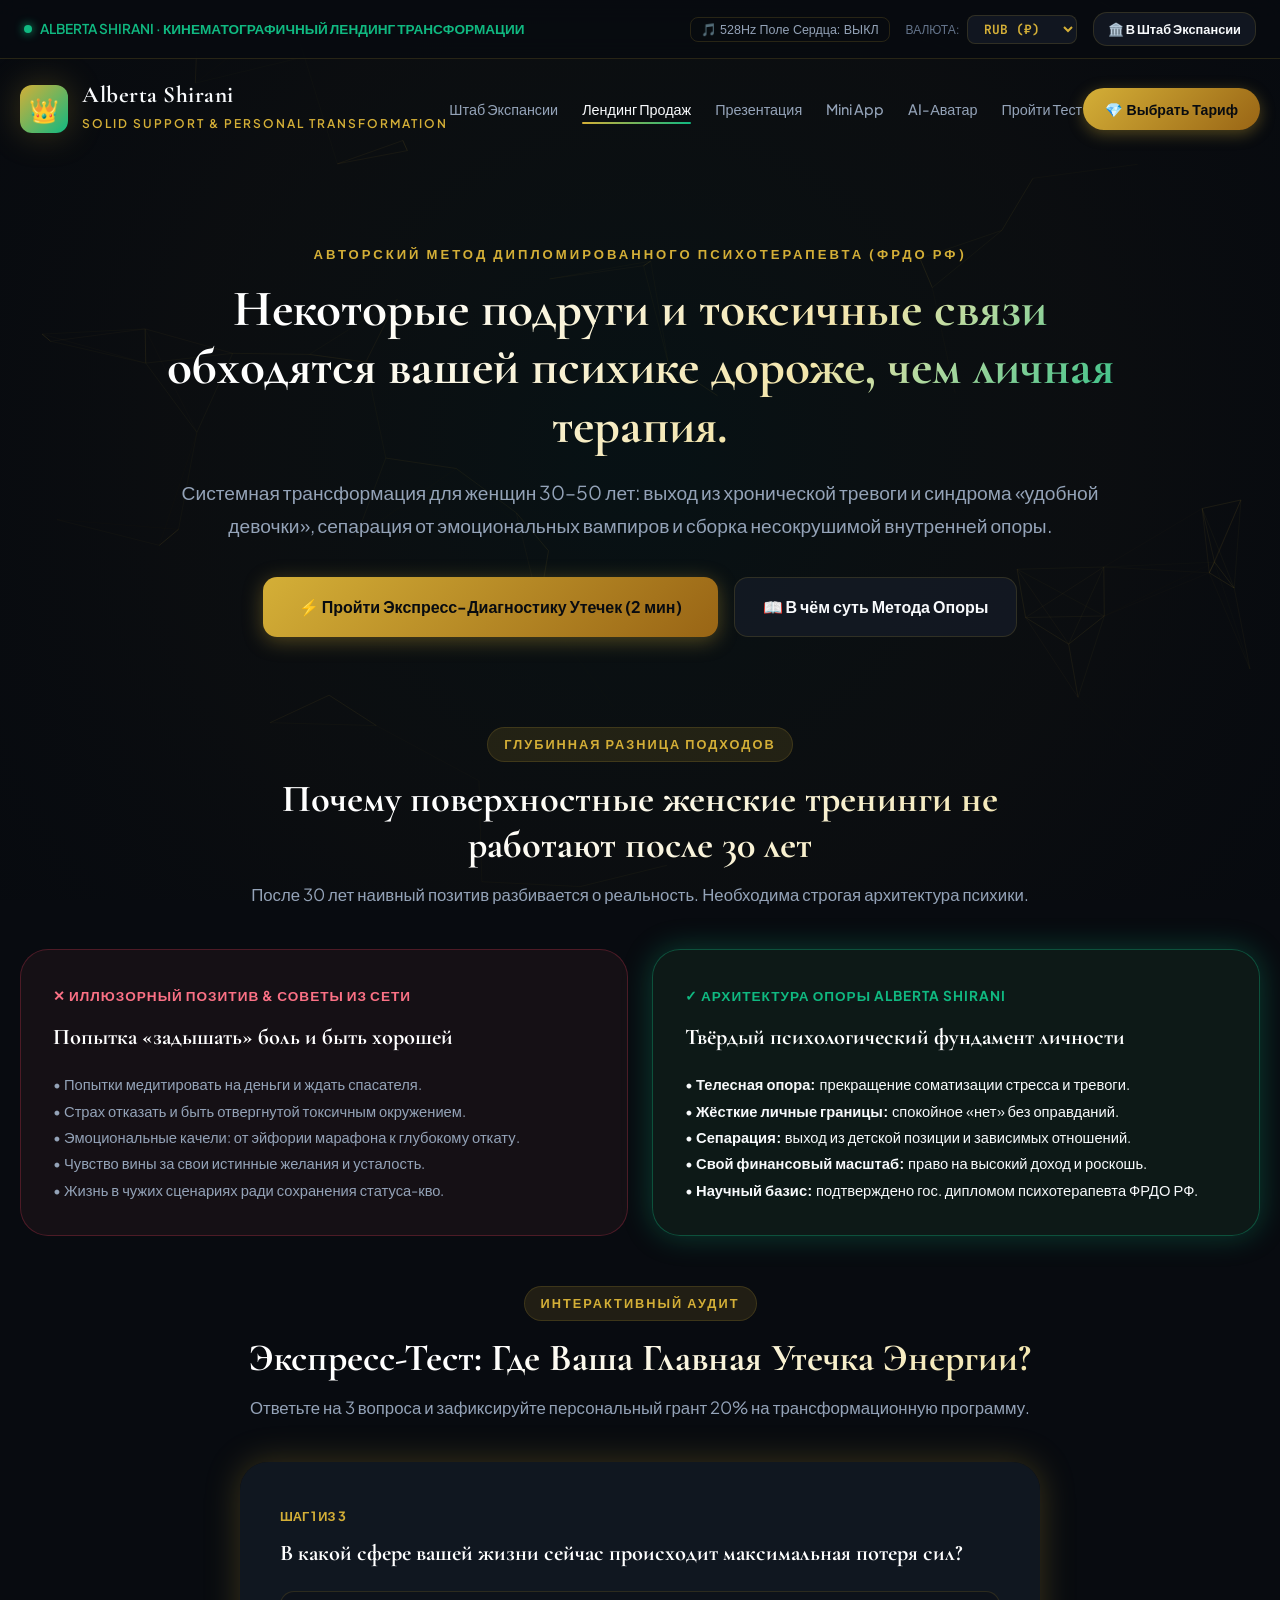
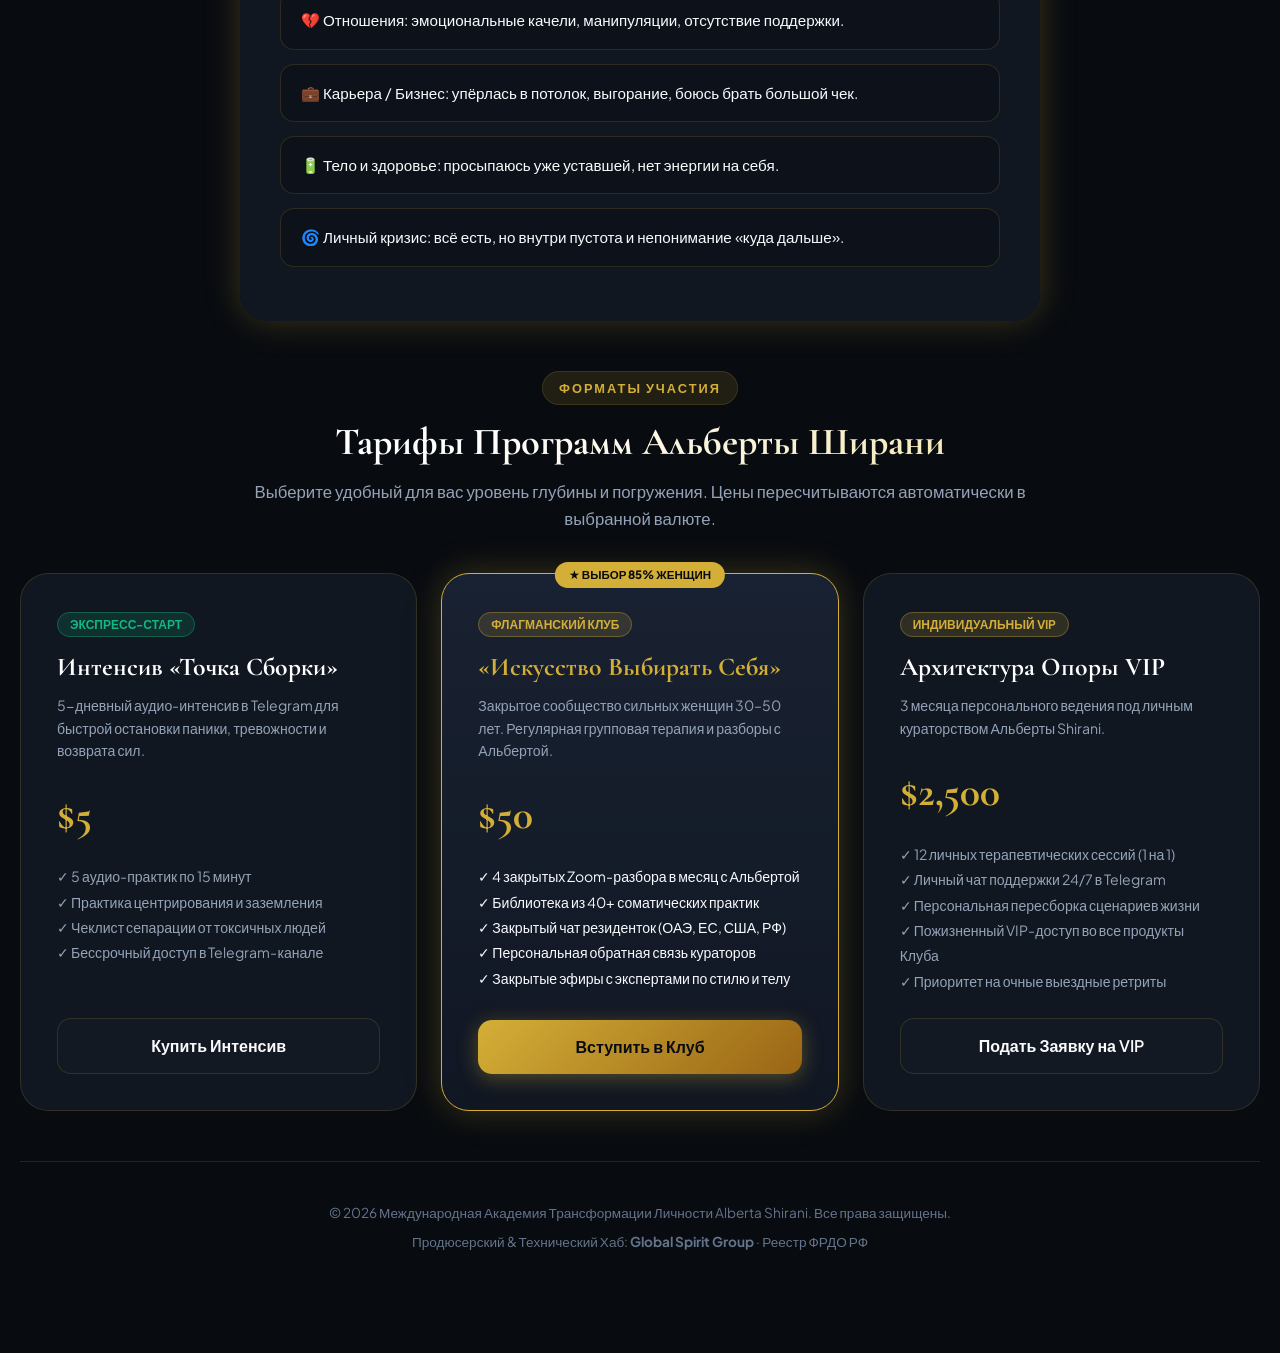
<file: international/landing.html>
<!DOCTYPE html>
<html lang="ru">
<head>
  <meta charset="UTF-8">
  <meta name="viewport" content="width=device-width, initial-scale=1.0, maximum-scale=5.0">
  <meta name="theme-color" content="#080B10">
  <title>Архитектура Внутренней Опоры — Alberta Shirani | Официальный Лендинг Трансформации</title>
  <meta name="description" content="Премиальная программа глубинной трансформации женщин 30–50 лет от дипломированного психотерапевта Alberta Shirani. Выход из эмоционального выгорания, сепарация от токсичных связей, сборка несокрушимой внутренней опоры.">

  <!-- GOOGLE FONTS -->
  <link rel="preconnect" href="https://fonts.googleapis.com">
  <link rel="preconnect" href="https://fonts.gstatic.com" crossorigin>
  <link href="https://fonts.googleapis.com/css2?family=Cinzel:wght@600;700;800&family=Cormorant+Garamond:ital,wght@0,400;0,600;0,700;1,400;1,600&family=Plus+Jakarta+Sans:wght@300;400;500;600;700;800&family=JetBrains+Mono:wght@500;700&display=swap" rel="stylesheet">

  <link rel="stylesheet" href="assets/css/theme.css">
  <style>
    /* Specific styles for landing.html */
    .hero-cinematic {
      padding: 60px 0 40px 0;
      text-align: center;
      max-width: 980px;
      margin: 0 auto;
    }
    .hero-pretitle {
      font-size: 0.82rem;
      letter-spacing: 3px;
      color: var(--gold-starlight);
      text-transform: uppercase;
      font-weight: 700;
      margin-bottom: 16px;
    }
    .hero-title {
      font-family: var(--font-heading);
      font-size: 3.2rem;
      line-height: 1.15;
      font-weight: 700;
      margin-bottom: 20px;
      background: linear-gradient(135deg, #FFFFFF 20%, var(--gold-light) 65%, var(--emerald-primary) 100%);
      -webkit-background-clip: text;
      -webkit-text-fill-color: transparent;
    }
    .hero-subtitle {
      font-size: 1.2rem;
      color: var(--text-muted);
      line-height: 1.7;
      margin-bottom: 36px;
    }

    /* Comparison Table */
    .compare-grid {
      display: grid;
      grid-template-columns: 1fr 1fr;
      gap: 24px;
      margin: 36px 0;
    }
    .compare-col-old {
      background: rgba(30, 20, 25, 0.6);
      border: 1px solid rgba(244, 63, 94, 0.25);
      border-radius: var(--radius-xl);
      padding: 32px;
    }
    .compare-col-new {
      background: rgba(16, 32, 28, 0.7);
      border: 1px solid var(--border-emerald);
      border-radius: var(--radius-xl);
      padding: 32px;
      box-shadow: var(--shadow-emerald);
    }

    /* Interactive Quiz */
    .quiz-box {
      background: var(--bg-card);
      border: 1px solid var(--border-gold);
      border-radius: var(--radius-xl);
      padding: 40px;
      box-shadow: var(--shadow-glow);
      max-width: 800px;
      margin: 40px auto;
    }
    .quiz-option {
      background: rgba(14, 18, 26, 0.85);
      border: 1px solid var(--border-glass);
      border-radius: var(--radius-md);
      padding: 16px 20px;
      margin-bottom: 14px;
      cursor: pointer;
      display: flex;
      align-items: center;
      gap: 14px;
      font-size: 0.95rem;
      transition: var(--transition);
    }
    .quiz-option:hover {
      border-color: var(--gold-starlight);
      background: rgba(30, 41, 59, 0.9);
      transform: translateX(4px);
    }
    .quiz-option.selected {
      border-color: var(--gold-starlight);
      background: rgba(212, 175, 55, 0.15);
      font-weight: 600;
    }

    /* Pricing card */
    .pricing-card {
      background: var(--bg-card);
      border: 1px solid var(--border-glass);
      border-radius: var(--radius-xl);
      padding: 36px;
      display: flex;
      flex-direction: column;
      justify-content: space-between;
      transition: var(--transition);
      position: relative;
    }
    .pricing-card.featured {
      border-color: var(--gold-starlight);
      box-shadow: var(--shadow-glow);
      background: linear-gradient(180deg, rgba(28, 38, 56, 0.85) 0%, rgba(18, 24, 36, 0.95) 100%);
    }
    .pricing-price {
      font-family: var(--font-heading);
      font-size: 2.6rem;
      font-weight: 700;
      color: var(--gold-starlight);
      margin: 16px 0;
    }

    @media (max-width: 768px) {
      .hero-title { font-size: 2.2rem; }
      .compare-grid { grid-template-columns: 1fr; }
      .quiz-box { padding: 24px; }
    }
  </style>
</head>
<body>

  <canvas id="quantum-canvas"></canvas>

  <!-- TOP STATUS BAR -->
  <header class="top-status-bar">
    <div class="live-indicator">
      <span class="live-dot"></span>
      <span>ALBERTA SHIRANI · КИНЕМАТОГРАФИЧНЫЙ ЛЕНДИНГ ТРАНСФОРМАЦИИ</span>
    </div>

    <div class="status-controls">
      <button class="sound-toggle-btn" onclick="soundEngine.toggleAmbient(this); soundEngine.playTick();">
        🎵 528Hz Поле Сердца: ВЫКЛ
      </button>

      <div style="display: flex; align-items: center; gap: 8px;">
        <span style="font-size: 0.75rem; text-transform: uppercase; color: var(--text-dim);">Валюта:</span>
        <select id="currencySelector" class="currency-select" onchange="AlbertaCurrency.setCurrency(this.value); soundEngine.playTick();">
          <option value="USD">USD ($)</option>
          <option value="RUB" selected>RUB (₽)</option>
          <option value="EUR">EUR (€)</option>
          <option value="USDT">USDT (₮)</option>
        </select>
      </div>

      <a href="index.html" class="btn-secondary" style="padding: 6px 14px; font-size: 0.8rem;">
        🏛️ В Штаб Экспансии
      </a>
    </div>
  </header>

  <div class="app-container">

    <!-- MASTER NAVIGATION -->
    <nav class="master-header">
      <a href="index.html" class="brand-badge">
        <div class="brand-logo-gem">👑</div>
        <div class="brand-text">
          <h1>Alberta Shirani</h1>
          <span>Solid Support & Personal Transformation</span>
        </div>
      </a>

      <ul class="nav-links">
        <li><a href="index.html" class="nav-link">Штаб Экспансии</a></li>
        <li><a href="landing.html" class="nav-link active">Лендинг Продаж</a></li>
        <li><a href="presentation.html" class="nav-link">Презентация</a></li>
        <li><a href="miniapp.html" class="nav-link">Mini App</a></li>
        <li><a href="avatar-studio.html" class="nav-link">AI-Аватар</a></li>
        <li><a href="#quiz" class="nav-link">Пройти Тест</a></li>
      </ul>

      <a href="#pricing" class="btn-header-cta" onclick="soundEngine.playChime(528);">
        💎 Выбрать Тариф
      </a>
    </nav>

    <!-- HERO SECTION -->
    <section class="hero-cinematic">
      <div class="hero-pretitle">Авторский Метод Дипломированного Психотерапевта (ФРДО РФ)</div>
      <h1 class="hero-title">
        Некоторые подруги и токсичные связи обходятся вашей психике дороже, чем личная терапия.
      </h1>
      <p class="hero-subtitle">
        Системная трансформация для женщин 30–50 лет: выход из хронической тревоги и синдрома «удобной девочки», сепарация от эмоциональных вампиров и сборка несокрушимой внутренней опоры.
      </p>

      <div style="display: flex; justify-content: center; gap: 16px; flex-wrap: wrap;">
        <a href="#quiz" class="btn-primary" style="font-size: 1rem; padding: 16px 36px;" onclick="soundEngine.playChime(528);">
          ⚡ Пройти Экспресс-Диагностику Утечек (2 мин)
        </a>
        <a href="#method" class="btn-secondary" style="font-size: 1rem; padding: 16px 28px;">
          📖 В чём суть Метода Опоры
        </a>
      </div>
    </section>

    <!-- COMPARISON SECTION -->
    <section id="method" class="section-padding">
      <div class="section-head">
        <div class="section-tag">Глубинная Разница Подходов</div>
        <h3 class="section-title">Почему поверхностные женские тренинги не работают после 30 лет</h3>
        <p class="section-desc">После 30 лет наивный позитив разбивается о реальность. Необходима строгая архитектура психики.</p>
      </div>

      <div class="compare-grid">
        <div class="compare-col-old">
          <span style="color: var(--rose-accent); font-weight: 700; text-transform: uppercase; font-size: 0.85rem; letter-spacing: 1px;">
            ✕ Иллюзорный Позитив & Советы из Сети
          </span>
          <h4 style="font-family: var(--font-heading); font-size: 1.4rem; color: #FFFFFF; margin: 12px 0 16px 0;">
            Попытка «задышать» боль и быть хорошей
          </h4>
          <ul style="list-style: none; color: var(--text-muted); font-size: 0.92rem; line-height: 1.8;">
            <li>• Попытки медитировать на деньги и ждать спасателя.</li>
            <li>• Страх отказать и быть отвергнутой токсичным окружением.</li>
            <li>• Эмоциональные качели: от эйфории марафона к глубокому откату.</li>
            <li>• Чувство вины за свои истинные желания и усталость.</li>
            <li>• Жизнь в чужих сценариях ради сохранения статуса-кво.</li>
          </ul>
        </div>

        <div class="compare-col-new">
          <span style="color: var(--emerald-primary); font-weight: 700; text-transform: uppercase; font-size: 0.85rem; letter-spacing: 1px;">
            ✓ Архитектура Опоры Alberta Shirani
          </span>
          <h4 style="font-family: var(--font-heading); font-size: 1.4rem; color: #FFFFFF; margin: 12px 0 16px 0;">
            Твёрдый психологический фундамент личности
          </h4>
          <ul style="list-style: none; color: var(--text-main); font-size: 0.92rem; line-height: 1.8;">
            <li>• <b>Телесная опора:</b> прекращение соматизации стресса и тревоги.</li>
            <li>• <b>Жёсткие личные границы:</b> спокойное «нет» без оправданий.</li>
            <li>• <b>Сепарация:</b> выход из детской позиции и зависимых отношений.</li>
            <li>• <b>Свой финансовый масштаб:</b> право на высокий доход и роскошь.</li>
            <li>• <b>Научный базис:</b> подтверждено гос. дипломом психотерапевта ФРДО РФ.</li>
          </ul>
        </div>
      </div>
    </section>

    <!-- INTERACTIVE 3-STEP QUIZ -->
    <section id="quiz" class="section-padding">
      <div class="section-head">
        <div class="section-tag">Интерактивный Аудит</div>
        <h3 class="section-title">Экспресс-Тест: Где Ваша Главная Утечка Энергии?</h3>
        <p class="section-desc">Ответьте на 3 вопроса и зафиксируйте персональный грант 20% на трансформационную программу.</p>
      </div>

      <div class="quiz-box" id="quizContainer">
        <!-- STEP 1 -->
        <div id="quizStep1">
          <span style="color: var(--gold-starlight); font-size: 0.8rem; font-weight: 700; text-transform: uppercase;">Шаг 1 из 3</span>
          <h4 style="font-family: var(--font-heading); font-size: 1.4rem; color: #FFFFFF; margin: 8px 0 20px 0;">
            В какой сфере вашей жизни сейчас происходит максимальная потеря сил?
          </h4>
          <div class="quiz-option" onclick="selectQuizOption(1, 'Отношения и токсичные связи', 25);">
            <span>💔 Отношения: эмоциональные качели, манипуляции, отсутствие поддержки.</span>
          </div>
          <div class="quiz-option" onclick="selectQuizOption(1, 'Карьера и синдром самозванца', 20);">
            <span>💼 Карьера / Бизнес: упёрлась в потолок, выгорание, боюсь брать большой чек.</span>
          </div>
          <div class="quiz-option" onclick="selectQuizOption(1, 'Телесный ресурс и усталость', 30);">
            <span>🔋 Тело и здоровье: просыпаюсь уже уставшей, нет энергии на себя.</span>
          </div>
          <div class="quiz-option" onclick="selectQuizOption(1, 'Потеря ориентиров и кризис 35+', 25);">
            <span>🌀 Личный кризис: всё есть, но внутри пустота и непонимание «куда дальше».</span>
          </div>
        </div>

        <!-- STEP 2 -->
        <div id="quizStep2" style="display: none;">
          <span style="color: var(--gold-starlight); font-size: 0.8rem; font-weight: 700; text-transform: uppercase;">Шаг 2 из 3</span>
          <h4 style="font-family: var(--font-heading); font-size: 1.4rem; color: #FFFFFF; margin: 8px 0 20px 0;">
            Что происходит, когда близкие или коллеги грубо нарушают ваши границы?
          </h4>
          <div class="quiz-option" onclick="selectQuizOption(2, 'Терплю и коплю обиду', 30);">
            <span>🤐 Терплю, молчу, боюсь испортить отношения, а потом плачу в подушку.</span>
          </div>
          <div class="quiz-option" onclick="selectQuizOption(2, 'Взрываюсь и виню себя', 25);">
            <span>💥 Терплю долго, потом взрываюсь агрессией и чувствую мучительную вину.</span>
          </div>
          <div class="quiz-option" onclick="selectQuizOption(2, 'Ухожу в холодную изоляцию', 20);">
            <span>🧊 Закрываюсь, отдаляюсь, строю стену, чтобы меня никто не ранил.</span>
          </div>
          <div class="quiz-option" onclick="selectQuizOption(2, 'Пытаюсь заслужить любовь', 25);">
            <span>🙇‍♀️ Начинаю угождать ещё больше в надежде, что меня оценят и поймут.</span>
          </div>
        </div>

        <!-- STEP 3 -->
        <div id="quizStep3" style="display: none;">
          <span style="color: var(--gold-starlight); font-size: 0.8rem; font-weight: 700; text-transform: uppercase;">Шаг 3 из 3</span>
          <h4 style="font-family: var(--font-heading); font-size: 1.4rem; color: #FFFFFF; margin: 8px 0 20px 0;">
            К какому ключевому изменению вы готовы прийти в ближайшие 60–90 дней?
          </h4>
          <div class="quiz-option" onclick="selectQuizOption(3, 'Несокрушимая внутренняя опора', 30);">
            <span>👑 Обрести железобетонную опору на себя и перестать зависеть от чьего-то мнения.</span>
          </div>
          <div class="quiz-option" onclick="selectQuizOption(3, 'Экологичный выход из токсичных связей', 25);">
            <span>✂️ Без чувства вины выйти из токсичных отношений и освободить место для любви.</span>
          </div>
          <div class="quiz-option" onclick="selectQuizOption(3, 'Выход в масштаб и высокий чек', 25);">
            <span>🚀 Перестать обесценивать свой опыт, поднять чек на услуги и масштабироваться.</span>
          </div>
        </div>

        <!-- RESULT STEP -->
        <div id="quizResult" style="display: none; text-align: center;">
          <div style="font-size: 3rem; margin-bottom: 12px;">💎</div>
          <span class="badge-emerald" style="font-size: 0.85rem; margin-bottom: 12px;">Аудит Успешно Завершён</span>
          <h4 style="font-family: var(--font-heading); font-size: 2rem; color: var(--gold-starlight); margin: 12px 0;">
            Индекс истощения внутренней опоры: <span id="quizScoreDisplay" style="color: var(--emerald-primary);">78%</span>
          </h4>
          <p style="color: var(--text-muted); font-size: 1rem; max-width: 600px; margin: 0 auto 24px auto;">
            Ваша психика тратит до <b>70% энергии</b> на удержание навязанных социальных масок и подавление эмоций. Вам показана программа скорой сборки «Точка Сборки» и участие в Закрытом Клубе Alberta Shirani.
          </p>

          <div style="background: rgba(212, 175, 55, 0.1); border: 1px dashed var(--gold-starlight); border-radius: var(--radius-md); padding: 14px; max-width: 440px; margin: 0 auto 24px auto;">
            <span style="font-size: 0.8rem; text-transform: uppercase; color: var(--text-dim);">Ваш персональный грант-промокод:</span>
            <div style="font-family: var(--font-mono); font-size: 1.4rem; font-weight: 700; color: var(--gold-starlight);">
              ALBERTA-OPORA-2026
            </div>
            <span style="font-size: 0.75rem; color: var(--emerald-primary);">Скидка 20% на любую ступень зафиксирована на 48 часов</span>
          </div>

          <a id="quizTgBtn" href="https://t.me/Alberta" target="_blank" class="btn-primary" style="padding: 16px 36px; font-size: 1rem;" onclick="soundEngine.playChime(528);">
            ✈️ Отправить результат теста Альберте в Telegram
          </a>
        </div>
      </div>
    </section>

    <!-- PRICING TIERS GRID -->
    <section id="pricing" class="section-padding">
      <div class="section-head">
        <div class="section-tag">Форматы Участия</div>
        <h3 class="section-title">Тарифы Программ Альберты Ширани</h3>
        <p class="section-desc">Выберите удобный для вас уровень глубины и погружения. Цены пересчитываются автоматически в выбранной валюте.</p>
      </div>

      <div class="grid-3">
        <!-- TIER 1: TRIPWIRE -->
        <div class="pricing-card">
          <div>
            <span class="badge-emerald">Экспресс-Старт</span>
            <h4 style="font-family: var(--font-heading); font-size: 1.6rem; margin: 12px 0 6px 0; color: #FFFFFF;">
              Интенсив «Точка Сборки»
            </h4>
            <p style="color: var(--text-muted); font-size: 0.88rem; margin-bottom: 20px;">
              5-дневный аудио-интенсив в Telegram для быстрой остановки паники, тревожности и возврата сил.
            </p>

            <div class="pricing-price" data-price-usd="5">490 ₽</div>

            <ul style="list-style: none; font-size: 0.88rem; color: var(--text-muted); line-height: 1.8; margin-bottom: 24px;">
              <li>✓ 5 аудио-практик по 15 минут</li>
              <li>✓ Практика центрирования и заземления</li>
              <li>✓ Чеклист сепарации от токсичных людей</li>
              <li>✓ Бессрочный доступ в Telegram-канале</li>
            </ul>
          </div>

          <a href="https://t.me/Alberta?text=Здравствуйте,%20Альберта!%20Хочу%20получить%20интенсив%20Точка%20Сборки%20за%20490р" target="_blank" class="btn-secondary" style="width: 100%; text-align: center;" onclick="soundEngine.playTick();">
            Купить Интенсив
          </a>
        </div>

        <!-- TIER 2: MEMBERSHIP CLUB (FEATURED) -->
        <div class="pricing-card featured">
          <div style="position: absolute; top: -12px; left: 50%; transform: translateX(-50%); background: var(--gold-starlight); color: #080B10; font-weight: 800; font-size: 0.72rem; padding: 4px 14px; border-radius: var(--radius-full); text-transform: uppercase;">
            ★ Выбор 85% Женщин
          </div>

          <div>
            <span class="badge-gold">Флагманский Клуб</span>
            <h4 style="font-family: var(--font-heading); font-size: 1.6rem; margin: 12px 0 6px 0; color: var(--gold-starlight);">
              «Искусство Выбирать Себя»
            </h4>
            <p style="color: var(--text-muted); font-size: 0.88rem; margin-bottom: 20px;">
              Закрытое сообщество сильных женщин 30–50 лет. Регулярная групповая терапия и разборы с Альбертой.
            </p>

            <div class="pricing-price" data-price-usd="50">$50 / мес</div>

            <ul style="list-style: none; font-size: 0.88rem; color: var(--text-main); line-height: 1.8; margin-bottom: 24px;">
              <li>✓ 4 закрытых Zoom-разбора в месяц с Альбертой</li>
              <li>✓ Библиотека из 40+ соматических практик</li>
              <li>✓ Закрытый чат резиденток (ОАЭ, ЕС, США, РФ)</li>
              <li>✓ Персональная обратная связь кураторов</li>
              <li>✓ Закрытые эфиры с экспертами по стилю и телу</li>
            </ul>
          </div>

          <a href="https://t.me/Alberta?text=Здравствуйте,%20Альберта!%20Хочу%20вступить%20в%20Закрытый%20Клуб%20Искусство%20Выбирать%20Себя" target="_blank" class="btn-primary" style="width: 100%; text-align: center;" onclick="soundEngine.playChime(528);">
            Вступить в Клуб
          </a>
        </div>

        <!-- TIER 3: VIP MENTORSHIP -->
        <div class="pricing-card">
          <div>
            <span class="badge-gold">Индивидуальный VIP</span>
            <h4 style="font-family: var(--font-heading); font-size: 1.6rem; margin: 12px 0 6px 0; color: #FFFFFF;">
              Архитектура Опоры VIP
            </h4>
            <p style="color: var(--text-muted); font-size: 0.88rem; margin-bottom: 20px;">
              3 месяца персонального ведения под личным кураторством Альберты Shirani.
            </p>

            <div class="pricing-price" data-price-usd="2500">$2,500</div>

            <ul style="list-style: none; font-size: 0.88rem; color: var(--text-muted); line-height: 1.8; margin-bottom: 24px;">
              <li>✓ 12 личных терапевтических сессий (1 на 1)</li>
              <li>✓ Личный чат поддержки 24/7 в Telegram</li>
              <li>✓ Персональная пересборка сценариев жизни</li>
              <li>✓ Пожизненный VIP-доступ во все продукты Клуба</li>
              <li>✓ Приоритет на очные выездные ретриты</li>
            </ul>
          </div>

          <a href="https://t.me/Alberta?text=Здравствуйте,%20Альберта!%20Интересует%20VIP%20сопровождение%20Архитектура%20Опоры" target="_blank" class="btn-secondary" style="width: 100%; text-align: center;" onclick="soundEngine.playTick();">
            Подать Заявку на VIP
          </a>
        </div>
      </div>
    </section>

    <!-- FOOTER -->
    <footer style="text-align: center; padding: 40px 0 20px 0; border-top: 1px solid var(--border-glass); color: var(--text-dim); font-size: 0.85rem;">
      <p style="margin-bottom: 8px;">
        © 2026 Международная Академия Трансформации Личности Alberta Shirani. Все права защищены.
      </p>
      <p>
        Продюсерский & Технический Хаб: <b>Global Spirit Group</b> · Реестр ФРДО РФ
      </p>
    </footer>

  </div>

  <script src="assets/js/audio-synth.js"></script>
  <script src="assets/js/currency.js"></script>
  <script src="assets/js/quantum-canvas.js"></script>

  <script>
    // Quiz state
    const quizState = {
      answers: [],
      score: 0
    };

    function selectQuizOption(step, answerText, points) {
      soundEngine.playTick();
      quizState.answers.push(answerText);
      quizState.score += points;

      if (step === 1) {
        document.getElementById('quizStep1').style.display = 'none';
        document.getElementById('quizStep2').style.display = 'block';
      } else if (step === 2) {
        document.getElementById('quizStep2').style.display = 'none';
        document.getElementById('quizStep3').style.display = 'block';
      } else if (step === 3) {
        document.getElementById('quizStep3').style.display = 'none';
        document.getElementById('quizResult').style.display = 'block';

        const finalScore = Math.min(Math.max(quizState.score, 45), 94);
        document.getElementById('quizScoreDisplay').innerText = `${finalScore}%`;

        const msg = encodeURIComponent(
          `Здравствуйте, Альберта! Я прошла ваш тест на внутреннюю опору.\n` +
          `• Мой индекс истощения: ${finalScore}%\n` +
          `• Мои ответы:\n  1. ${quizState.answers[0]}\n  2. ${quizState.answers[1]}\n  3. ${quizState.answers[2]}\n` +
          `• Мой промокод на грант: ALBERTA-OPORA-2026\n` +
          `Хочу записаться на диагностику!`
        );
        document.getElementById('quizTgBtn').href = `https://t.me/Alberta?text=${msg}`;
        soundEngine.playChime(528);
      }
    }
  </script>
</body>
</html>
</file>
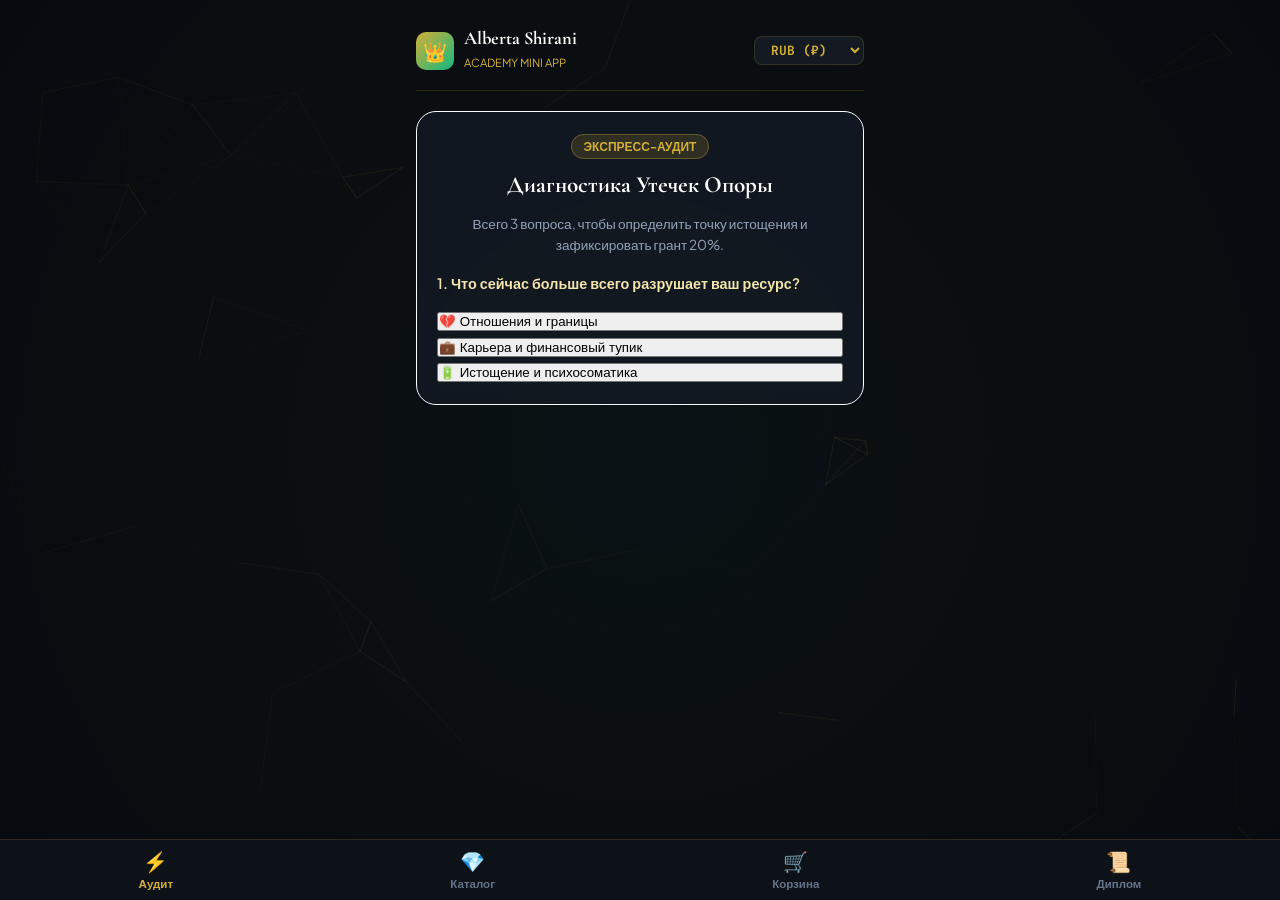
<file: international/miniapp.html>
<!DOCTYPE html>
<html lang="ru">
<head>
  <meta charset="UTF-8">
  <meta name="viewport" content="width=device-width, initial-scale=1.0, maximum-scale=1.0, user-scalable=no, viewport-fit=cover">
  <meta name="theme-color" content="#080B10">
  <title>Alberta Shirani — Telegram Mini App</title>

  <!-- TELEGRAM WEB APP SDK -->
  <script src="https://telegram.org/js/telegram-web-app.js"></script>

  <!-- GOOGLE FONTS -->
  <link rel="preconnect" href="https://fonts.googleapis.com">
  <link rel="preconnect" href="https://fonts.gstatic.com" crossorigin>
  <link href="https://fonts.googleapis.com/css2?family=Cinzel:wght@600;700;800&family=Cormorant+Garamond:ital,wght@0,400;0,600;0,700;1,400;1,600&family=Plus+Jakarta+Sans:wght@300;400;500;600;700;800&family=JetBrains+Mono:wght@500;700&display=swap" rel="stylesheet">

  <link rel="stylesheet" href="assets/css/theme.css">
  <style>
    body {
      background-color: #080B10;
      color: var(--text-main);
      padding-bottom: 80px;
      user-select: none;
      -webkit-user-select: none;
    }

    .tma-container {
      max-width: 480px;
      margin: 0 auto;
      padding: 16px;
    }

    .tma-header {
      display: flex;
      align-items: center;
      justify-content: space-between;
      padding: 12px 0 16px 0;
      border-bottom: 1px solid var(--border-glass);
      margin-bottom: 20px;
    }

    /* Bottom Navigation Bar */
    .tma-bottom-nav {
      position: fixed;
      bottom: 0;
      left: 0;
      width: 100%;
      background: rgba(14, 18, 26, 0.95);
      backdrop-filter: blur(16px);
      border-top: 1px solid var(--border-glass);
      display: flex;
      justify-content: space-around;
      padding: 10px 0 calc(10px + env(safe-area-inset-bottom, 0px)) 0;
      z-index: 999;
    }
    .tma-nav-item {
      display: flex;
      flex-direction: column;
      align-items: center;
      gap: 4px;
      color: var(--text-dim);
      text-decoration: none;
      font-size: 0.72rem;
      font-weight: 600;
      cursor: pointer;
      background: none;
      border: none;
      transition: var(--transition);
    }
    .tma-nav-item.active {
      color: var(--gold-starlight);
    }
    .tma-nav-icon {
      font-size: 1.25rem;
    }

    .tma-tab-view {
      display: none;
    }
    .tma-tab-view.active {
      display: block;
      animation: fadeIn 0.3s ease;
    }

    .tma-card {
      background: rgba(20, 27, 38, 0.75);
      border: 1px solid var(--border-glass);
      border-radius: var(--radius-lg);
      padding: 20px;
      margin-bottom: 16px;
      backdrop-filter: blur(10px);
    }

    .tma-cart-badge {
      background: var(--gold-starlight);
      color: #080B10;
      border-radius: var(--radius-full);
      padding: 2px 7px;
      font-size: 0.7rem;
      font-weight: 800;
      margin-left: 4px;
    }
  </style>
</head>
<body>

  <canvas id="quantum-canvas"></canvas>

  <div class="tma-container">

    <!-- TMA TOP HEADER -->
    <header class="tma-header">
      <div style="display: flex; align-items: center; gap: 10px;">
        <div style="width: 38px; height: 38px; border-radius: 10px; background: linear-gradient(135deg, var(--gold-starlight), var(--emerald-primary)); display: flex; align-items: center; justify-content: center; font-size: 1.2rem;">
          👑
        </div>
        <div>
          <h2 style="font-family: var(--font-heading); font-size: 1.15rem; color: #FFFFFF; line-height: 1.1;">Alberta Shirani</h2>
          <span style="font-size: 0.7rem; color: var(--gold-starlight); text-transform: uppercase;">Academy Mini App</span>
        </div>
      </div>

      <select id="currencySelector" class="currency-select" onchange="AlbertaCurrency.setCurrency(this.value); haptic();">
        <option value="RUB" selected>RUB (₽)</option>
        <option value="USD">USD ($)</option>
        <option value="EUR">EUR (€)</option>
        <option value="USDT">USDT (₮)</option>
      </select>
    </header>

    <!-- ==================== TAB 1: DIAGNOSTICS & QUIZ ==================== -->
    <main id="tab-audit" class="tma-tab-view active">
      <div class="tma-card" style="text-align: center; border-color: var(--border-gold);">
        <span class="badge-gold">Экспресс-Аудит</span>
        <h3 style="font-family: var(--font-heading); font-size: 1.45rem; color: #FFFFFF; margin: 10px 0 8px 0;">
          Диагностика Утечек Опоры
        </h3>
        <p style="color: var(--text-muted); font-size: 0.85rem; margin-bottom: 16px;">
          Всего 3 вопроса, чтобы определить точку истощения и зафиксировать грант 20%.
        </p>

        <div id="tmaStep1">
          <p style="font-size: 0.9rem; font-weight: 600; color: var(--gold-light); margin-bottom: 12px; text-align: left;">
            1. Что сейчас больше всего разрушает ваш ресурс?
          </p>
          <button class="quiz-option" style="width: 100%; text-align: left;" onclick="tmaAnswer(1, 'Токсичные связи и чувство вины', 30)">
            💔 Отношения и границы
          </button>
          <button class="quiz-option" style="width: 100%; text-align: left;" onclick="tmaAnswer(1, 'Выгорание на работе и потолок чека', 25)">
            💼 Карьера и финансовый тупик
          </button>
          <button class="quiz-option" style="width: 100%; text-align: left;" onclick="tmaAnswer(1, 'Хроническая усталость тела', 25)">
            🔋 Истощение и психосоматика
          </button>
        </div>

        <div id="tmaStep2" style="display: none;">
          <p style="font-size: 0.9rem; font-weight: 600; color: var(--gold-light); margin-bottom: 12px; text-align: left;">
            2. Ваша реакция на нарушение личных границ:
          </p>
          <button class="quiz-option" style="width: 100%; text-align: left;" onclick="tmaAnswer(2, 'Терплю и коплю обиду внутри', 30)">
            🤐 Терплю и молчу
          </button>
          <button class="quiz-option" style="width: 100%; text-align: left;" onclick="tmaAnswer(2, 'Взрываюсь и виню себя', 25)">
            💥 Взрываюсь скандалом
          </button>
          <button class="quiz-option" style="width: 100%; text-align: left;" onclick="tmaAnswer(2, 'Ухожу в глухую изоляцию', 20)">
            🧊 Ухожу в закрытость
          </button>
        </div>

        <div id="tmaStep3" style="display: none;">
          <p style="font-size: 0.9rem; font-weight: 600; color: var(--gold-light); margin-bottom: 12px; text-align: left;">
            3. К какому главному результату вы стремитесь?
          </p>
          <button class="quiz-option" style="width: 100%; text-align: left;" onclick="tmaAnswer(3, 'Несокрушимая внутренняя опора', 30)">
            👑 Железная опора на себя
          </button>
          <button class="quiz-option" style="width: 100%; text-align: left;" onclick="tmaAnswer(3, 'Легкий выход в масштаб и высокий чек', 25)">
            🚀 Масштаб и свобода денег
          </button>
        </div>

        <div id="tmaResult" style="display: none;">
          <div style="font-size: 2.4rem; margin-bottom: 8px;">💎</div>
          <h4 style="font-family: var(--font-heading); font-size: 1.5rem; color: var(--gold-starlight); margin-bottom: 6px;">
            Индекс истощения: <span id="tmaScoreText" style="color: var(--emerald-primary);">82%</span>
          </h4>
          <p style="color: var(--text-muted); font-size: 0.82rem; margin-bottom: 16px;">
            Вам показан старт с интенсива «Точка Сборки» и поддержка в Клубе «Искусство Выбирать Себя».
          </p>

          <a id="tmaSendTgBtn" href="https://t.me/Alberta" target="_blank" class="btn-primary" style="width: 100%; font-size: 0.9rem;" onclick="haptic();">
            ✈️ Отправить результат в чат @Alberta
          </a>
        </div>
      </div>
    </main>

    <!-- ==================== TAB 2: CATALOG ==================== -->
    <main id="tab-catalog" class="tma-tab-view">
      <div class="tma-card">
        <span class="badge-emerald">Ступень 1</span>
        <h4 style="font-family: var(--font-heading); font-size: 1.25rem; color: #FFFFFF; margin: 8px 0 4px 0;">
          Интенсив «Точка Сборки»
        </h4>
        <p style="color: var(--text-muted); font-size: 0.8rem; margin-bottom: 12px;">
          5 аудио-практик для быстрой остановки тревоги и сборки первичной опоры.
        </p>
        <div style="display: flex; justify-content: space-between; align-items: center;">
          <div style="font-family: var(--font-heading); font-size: 1.4rem; color: var(--gold-starlight); font-weight: 700;" data-price-usd="5">
            490 ₽
          </div>
          <button class="btn-primary" style="padding: 6px 14px; font-size: 0.8rem;" onclick="addToCart('Точка Сборки', 5); haptic();">
            + В корзину
          </button>
        </div>
      </div>

      <div class="tma-card" style="border-color: var(--border-gold);">
        <span class="badge-gold">Флагман</span>
        <h4 style="font-family: var(--font-heading); font-size: 1.25rem; color: var(--gold-starlight); margin: 8px 0 4px 0;">
          Клуб «Искусство Выбирать Себя»
        </h4>
        <p style="color: var(--text-muted); font-size: 0.8rem; margin-bottom: 12px;">
          Еженедельные зум-разборы с Альбертой Shirani, сообщество сильных женщин 30–50 лет.
        </p>
        <div style="display: flex; justify-content: space-between; align-items: center;">
          <div style="font-family: var(--font-heading); font-size: 1.4rem; color: var(--gold-starlight); font-weight: 700;" data-price-usd="50">
            $50 / мес
          </div>
          <button class="btn-primary" style="padding: 6px 14px; font-size: 0.8rem;" onclick="addToCart('Клуб Искусство Выбирать Себя', 50); haptic();">
            + В корзину
          </button>
        </div>
      </div>

      <div class="tma-card">
        <span class="badge-gold">VIP Менторство</span>
        <h4 style="font-family: var(--font-heading); font-size: 1.25rem; color: #FFFFFF; margin: 8px 0 4px 0;">
          Архитектура Опоры (VIP 3 мес)
        </h4>
        <p style="color: var(--text-muted); font-size: 0.8rem; margin-bottom: 12px;">
          12 личных сессий 1-на-1, поддержка в Telegram, персональная пересборка сценариев жизни.
        </p>
        <div style="display: flex; justify-content: space-between; align-items: center;">
          <div style="font-family: var(--font-heading); font-size: 1.4rem; color: var(--gold-starlight); font-weight: 700;" data-price-usd="2500">
            $2,500
          </div>
          <button class="btn-secondary" style="padding: 6px 14px; font-size: 0.8rem;" onclick="addToCart('VIP Архитектура Опоры', 2500); haptic();">
            + В корзину
          </button>
        </div>
      </div>
    </main>

    <!-- ==================== TAB 3: CART ==================== -->
    <main id="tab-cart" class="tma-tab-view">
      <div class="tma-card">
        <h3 style="font-family: var(--font-heading); font-size: 1.35rem; color: var(--gold-starlight); margin-bottom: 12px;">
          🛒 Ваша Корзина Заказа
        </h3>
        <div id="cartItemsList" style="min-height: 80px; font-size: 0.88rem; color: var(--text-muted);">
          Корзина пуста. Выберите программу во вкладке «Каталог».
        </div>

        <div style="border-top: 1px solid var(--border-glass); padding-top: 14px; margin-top: 14px; display: flex; justify-content: space-between; align-items: center;">
          <span style="font-weight: 700; color: #FFFFFF;">Итого к оплате:</span>
          <span id="cartTotalDisplay" style="font-family: var(--font-heading); font-size: 1.5rem; color: var(--gold-starlight); font-weight: 700;">
            0 ₽
          </span>
        </div>

        <a id="cartCheckoutBtn" href="https://t.me/Alberta" target="_blank" class="btn-primary" style="width: 100%; margin-top: 18px; text-align: center;" onclick="haptic();">
          ⚡ Оформить Заказ в Telegram
        </a>
      </div>
    </main>

    <!-- ==================== TAB 4: DIPLOMA ==================== -->
    <main id="tab-diploma" class="tma-tab-view">
      <div class="tma-card" style="text-align: center;">
        <div style="font-size: 3rem; margin-bottom: 8px;">📜</div>
        <span class="badge-emerald">Реестр ФРДО РФ</span>
        <h3 style="font-family: var(--font-heading); font-size: 1.45rem; color: #FFFFFF; margin: 10px 0 6px 0;">
          Государственная Квалификация
        </h3>
        <p style="color: var(--text-muted); font-size: 0.82rem; line-height: 1.6; margin-bottom: 16px;">
          <b>Специалист:</b> Ширванян Альберта Макичевна<br>
          <b>Специализация:</b> «Психотерапевт-консультант»<br>
          <b>Аттестационная работа:</b> «Психология личности», г. Москва, 2025 г.<br>
          <b>Официальный статус:</b> Внесено в Федеральный реестр с правом ведения профессиональной деятельности.
        </p>
        <a href="https://t.me/Alberta" target="_blank" class="btn-secondary" style="width: 100%;" onclick="haptic();">
          ✈️ Задать вопрос эксперту
        </a>
      </div>
    </main>

  </div>

  <!-- TMA BOTTOM NAV BAR -->
  <nav class="tma-bottom-nav">
    <button class="tma-nav-item active" onclick="switchTab('audit', this);">
      <span class="tma-nav-icon">⚡</span>
      <span>Аудит</span>
    </button>
    <button class="tma-nav-item" onclick="switchTab('catalog', this);">
      <span class="tma-nav-icon">💎</span>
      <span>Каталог</span>
    </button>
    <button class="tma-nav-item" onclick="switchTab('cart', this);">
      <span class="tma-nav-icon">🛒</span>
      <span>Корзина<span id="cartBadgeCount" class="tma-cart-badge" style="display: none;">0</span></span>
    </button>
    <button class="tma-nav-item" onclick="switchTab('diploma', this);">
      <span class="tma-nav-icon">📜</span>
      <span>Диплом</span>
    </button>
  </nav>

  <script src="assets/js/currency.js"></script>
  <script src="assets/js/quantum-canvas.js"></script>

  <script>
    // Initialize Telegram WebApp SDK
    if (window.Telegram && window.Telegram.WebApp) {
      window.Telegram.WebApp.ready();
      window.Telegram.WebApp.expand();
    }

    function haptic() {
      if (window.Telegram && window.Telegram.WebApp && window.Telegram.WebApp.HapticFeedback) {
        window.Telegram.WebApp.HapticFeedback.impactOccurred('medium');
      }
    }

    // Switch Tabs
    function switchTab(tabId, btn) {
      haptic();
      document.querySelectorAll('.tma-tab-view').forEach(el => el.classList.remove('active'));
      document.querySelectorAll('.tma-nav-item').forEach(el => el.classList.remove('active'));

      const activeView = document.getElementById(`tab-${tabId}`);
      if (activeView) activeView.classList.add('active');
      if (btn) btn.classList.add('active');
    }

    // Quiz flow
    const tmaQuizState = { answers: [], score: 0 };
    function tmaAnswer(step, answerText, points) {
      haptic();
      tmaQuizState.answers.push(answerText);
      tmaQuizState.score += points;

      if (step === 1) {
        document.getElementById('tmaStep1').style.display = 'none';
        document.getElementById('tmaStep2').style.display = 'block';
      } else if (step === 2) {
        document.getElementById('tmaStep2').style.display = 'none';
        document.getElementById('tmaStep3').style.display = 'block';
      } else if (step === 3) {
        document.getElementById('tmaStep3').style.display = 'none';
        document.getElementById('tmaResult').style.display = 'block';

        const finalScore = Math.min(Math.max(tmaQuizState.score, 50), 92);
        document.getElementById('tmaScoreText').innerText = `${finalScore}%`;

        const msg = encodeURIComponent(
          `Здравствуйте, Альберта! Прошла аудит в вашем Telegram Mini App:\n` +
          `• Индекс истощения опоры: ${finalScore}%\n` +
          `• 1. ${tmaQuizState.answers[0]}\n` +
          `• 2. ${tmaQuizState.answers[1]}\n` +
          `• 3. ${tmaQuizState.answers[2]}\n` +
          `Хочу зафиксировать грант 20% на программу!`
        );
        document.getElementById('tmaSendTgBtn').href = `https://t.me/Alberta?text=${msg}`;
      }
    }

    // Cart logic
    const cart = [];
    function addToCart(title, priceUSD) {
      cart.push({ title, priceUSD });
      updateCartUI();
      alert(`Добавлено: ${title}`);
    }

    function updateCartUI() {
      const listEl = document.getElementById('cartItemsList');
      const badge = document.getElementById('cartBadgeCount');

      if (cart.length === 0) {
        listEl.innerText = 'Корзина пуста. Выберите программу во вкладке «Каталог».';
        document.getElementById('cartTotalDisplay').innerText = AlbertaCurrency.format(0);
        badge.style.display = 'none';
        return;
      }

      badge.style.display = 'inline-block';
      badge.innerText = cart.length;

      let html = '';
      let totalUSD = 0;
      cart.forEach((item, idx) => {
        totalUSD += item.priceUSD;
        html += `<div style="display:flex; justify-content:space-between; margin-bottom:8px;">` +
                `<span>${idx+1}. ${item.title}</span>` +
                `<span style="color:var(--gold-starlight); font-weight:700;">${AlbertaCurrency.format(item.priceUSD)}</span>` +
                `</div>`;
      });
      listEl.innerHTML = html;
      document.getElementById('cartTotalDisplay').innerText = AlbertaCurrency.format(totalUSD);

      const itemsText = cart.map(i => `${i.title} (${AlbertaCurrency.format(i.priceUSD)})`).join(', ');
      const msg = encodeURIComponent(
        `Здравствуйте, Альберта! Оформляю заказ из Mini App:\n` +
        `• Программы: ${itemsText}\n` +
        `• Итого к оплате: ${AlbertaCurrency.format(totalUSD)}\n` +
        `Прошу прислать реквизиты для оплаты!`
      );
      document.getElementById('cartCheckoutBtn').href = `https://t.me/Alberta?text=${msg}`;
    }

    window.addEventListener('alberta-currency-changed', updateCartUI);
  </script>
</body>
</html>
</file>
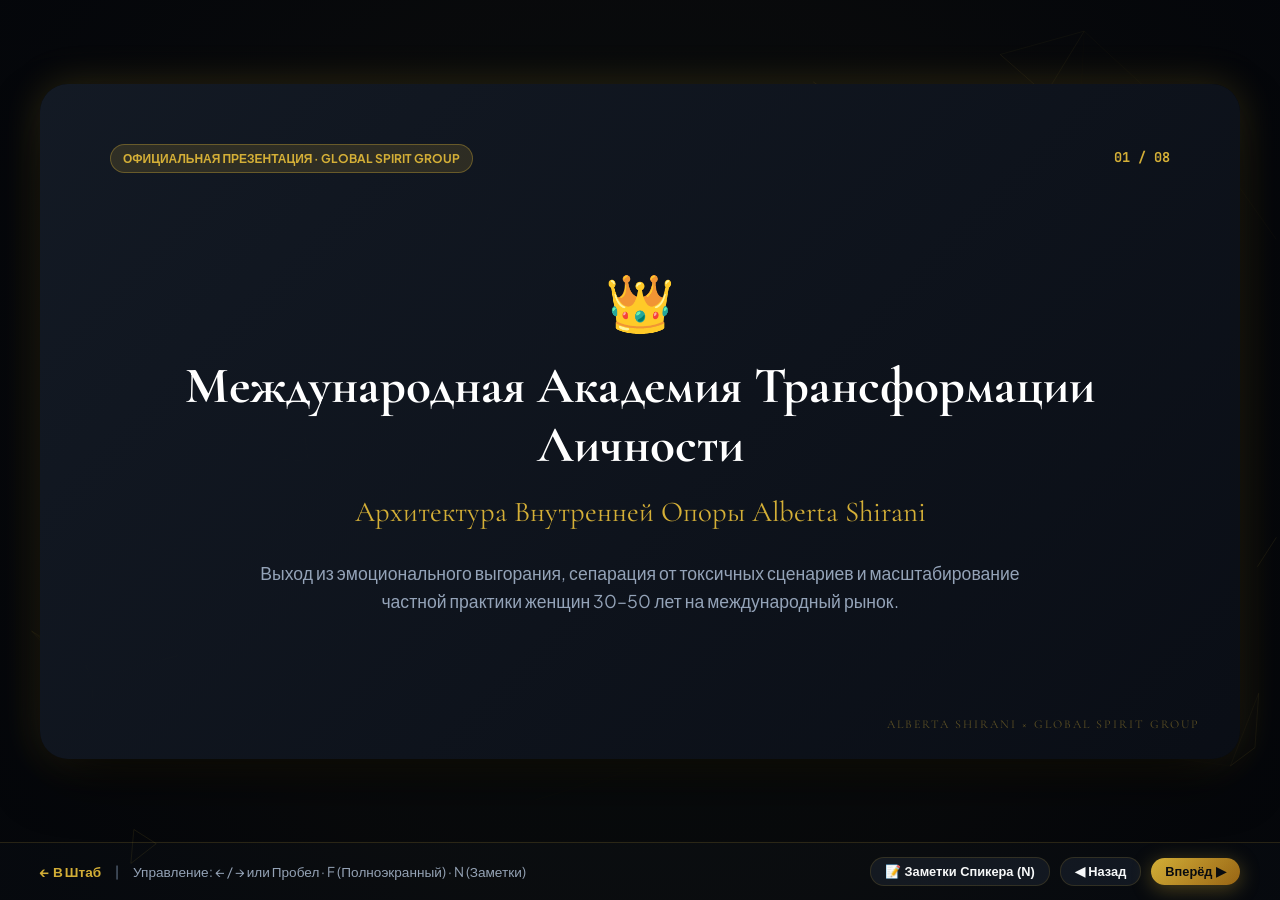
<file: international/presentation.html>
<!DOCTYPE html>
<html lang="ru">
<head>
  <meta charset="UTF-8">
  <meta name="viewport" content="width=device-width, initial-scale=1.0">
  <meta name="theme-color" content="#080B10">
  <title>Alberta Shirani — Keynote Pitch Deck 16:9 | Международная Академия</title>

  <!-- GOOGLE FONTS -->
  <link rel="preconnect" href="https://fonts.googleapis.com">
  <link rel="preconnect" href="https://fonts.gstatic.com" crossorigin>
  <link href="https://fonts.googleapis.com/css2?family=Cinzel:wght@600;700;800&family=Cormorant+Garamond:ital,wght@0,400;0,600;0,700;1,400;1,600&family=Plus+Jakarta+Sans:wght@300;400;500;600;700;800&family=JetBrains+Mono:wght@500;700&display=swap" rel="stylesheet">

  <link rel="stylesheet" href="assets/css/theme.css">
  <style>
    body {
      background-color: #05070B;
      color: var(--text-main);
      overflow: hidden;
      height: 100vh;
      display: flex;
      flex-direction: column;
    }

    .deck-viewport {
      flex: 1;
      display: flex;
      align-items: center;
      justify-content: center;
      padding: 20px;
      position: relative;
    }

    .slide-frame {
      width: 100%;
      max-width: 1200px;
      aspect-ratio: 16 / 9;
      background: linear-gradient(135deg, rgba(20, 27, 38, 0.95) 0%, rgba(10, 14, 22, 0.98) 100%);
      border: 1px solid var(--border-gold);
      border-radius: var(--radius-xl);
      box-shadow: 0 25px 60px -15px rgba(0, 0, 0, 0.9), 0 0 40px rgba(212, 175, 55, 0.2);
      padding: 60px 70px;
      display: none;
      flex-direction: column;
      justify-content: space-between;
      position: relative;
      overflow: hidden;
      animation: fadeIn 0.4s cubic-bezier(0.16, 1, 0.3, 1);
    }
    .slide-frame.active {
      display: flex;
    }

    @keyframes fadeIn {
      from { opacity: 0; transform: scale(0.98); }
      to { opacity: 1; transform: scale(1); }
    }

    .slide-watermark {
      position: absolute;
      bottom: 24px;
      right: 40px;
      font-size: 0.75rem;
      letter-spacing: 2px;
      text-transform: uppercase;
      color: rgba(212, 175, 55, 0.4);
      font-family: var(--font-heading);
    }

    .slide-counter {
      font-family: var(--font-mono);
      font-size: 0.85rem;
      color: var(--gold-starlight);
      font-weight: 700;
    }

    /* Deck controls */
    .deck-controls {
      display: flex;
      justify-content: space-between;
      align-items: center;
      padding: 14px 40px;
      background: rgba(8, 11, 16, 0.9);
      border-top: 1px solid var(--border-glass);
      font-size: 0.85rem;
    }

    /* Speaker Notes Drawer */
    .speaker-notes-drawer {
      position: fixed;
      bottom: 60px;
      left: 50%;
      transform: translateX(-50%);
      width: 90%;
      max-width: 900px;
      background: rgba(14, 18, 26, 0.96);
      border: 1px solid var(--border-gold);
      border-radius: var(--radius-lg);
      padding: 20px 24px;
      display: none;
      box-shadow: 0 10px 40px rgba(0,0,0,0.8);
      z-index: 100;
    }

    @media (max-width: 900px) {
      .slide-frame {
        padding: 30px;
        aspect-ratio: auto;
        min-height: 80vh;
      }
    }
  </style>
</head>
<body>

  <canvas id="quantum-canvas"></canvas>

  <div class="deck-viewport">

    <!-- SLIDE 1: COVER -->
    <div class="slide-frame active" id="slide-1">
      <div style="display: flex; justify-content: space-between; align-items: center;">
        <span class="badge-gold">Официальная Презентация · Global Spirit Group</span>
        <span class="slide-counter">01 / 08</span>
      </div>

      <div style="text-align: center; margin: auto 0;">
        <div style="font-size: 3.5rem; margin-bottom: 12px;">👑</div>
        <h1 style="font-family: var(--font-heading); font-size: 3.2rem; font-weight: 700; line-height: 1.15; color: #FFFFFF; margin-bottom: 14px;">
          Международная Академия Трансформации Личности
        </h1>
        <h2 style="font-family: var(--font-heading); font-size: 1.8rem; color: var(--gold-starlight); font-weight: 400; margin-bottom: 24px;">
          Архитектура Внутренней Опоры Alberta Shirani
        </h2>
        <p style="color: var(--text-muted); font-size: 1.1rem; max-width: 780px; margin: 0 auto;">
          Выход из эмоционального выгорания, сепарация от токсичных сценариев и масштабирование частной практики женщин 30–50 лет на международный рынок.
        </p>
      </div>

      <div class="slide-watermark">ALBERTA SHIRANI × GLOBAL SPIRIT GROUP</div>
    </div>

    <!-- SLIDE 2: THE PROBLEM -->
    <div class="slide-frame" id="slide-2">
      <div style="display: flex; justify-content: space-between; align-items: center;">
        <span class="badge-emerald">Контекст Рынка</span>
        <span class="slide-counter">02 / 08</span>
      </div>

      <div>
        <h2 style="font-family: var(--font-heading); font-size: 2.4rem; color: #FFFFFF; margin-bottom: 12px;">
          Кризис 30–50 лет: Почему классические марафоны бессильны
        </h2>
        <p style="color: var(--text-muted); font-size: 1rem; margin-bottom: 24px;">
          Женщина зрелого возраста сталкивается с тройной нагрузкой: семья, карьера и поиск своей аутентичной сути.
        </p>

        <div class="grid-3" style="gap: 16px;">
          <div style="background: rgba(0,0,0,0.3); border: 1px solid var(--border-glass); border-radius: var(--radius-md); padding: 18px;">
            <h4 style="color: var(--rose-accent); margin-bottom: 8px;">1. Синдром удобной женщины</h4>
            <p style="color: var(--text-muted); font-size: 0.85rem;">Привычка спасать других в ущерб себе приводит к психосоматике, истощению и потере личных границ.</p>
          </div>
          <div style="background: rgba(0,0,0,0.3); border: 1px solid var(--border-glass); border-radius: var(--radius-md); padding: 18px;">
            <h4 style="color: var(--amber-warm); margin-bottom: 8px;">2. Токсичные связи</h4>
            <p style="color: var(--text-muted); font-size: 0.85rem;">Окружение, тянущее назад, страх одиночества и чувство вины при попытке заявить о своих правах.</p>
          </div>
          <div style="background: rgba(0,0,0,0.3); border: 1px solid var(--border-glass); border-radius: var(--radius-md); padding: 18px;">
            <h4 style="color: var(--gold-starlight); margin-bottom: 8px;">3. Финансовый потолок</h4>
            <p style="color: var(--text-muted); font-size: 0.85rem;">Обесценивание 15-летнего жизненного и профессионального опыта. Страх продавать дорого.</p>
          </div>
        </div>
      </div>

      <div class="slide-watermark">ALBERTA SHIRANI · ПРОБЛЕМАТИКА</div>
    </div>

    <!-- SLIDE 3: THE METHOD -->
    <div class="slide-frame" id="slide-3">
      <div style="display: flex; justify-content: space-between; align-items: center;">
        <span class="badge-gold">Методология Опоры</span>
        <span class="slide-counter">03 / 08</span>
      </div>

      <div>
        <h2 style="font-family: var(--font-heading); font-size: 2.4rem; color: #FFFFFF; margin-bottom: 12px;">
          Метод «Архитектура Внутренней Опоры»
        </h2>
        <p style="color: var(--text-muted); font-size: 1rem; margin-bottom: 24px;">
          Синтез классической психологии личности, соматической телесной терапии и квантовых практик.
        </p>

        <div class="grid-3" style="gap: 16px;">
          <div style="background: rgba(16, 185, 129, 0.08); border: 1px solid var(--border-emerald); border-radius: var(--radius-md); padding: 18px;">
            <h4 style="color: var(--emerald-primary); margin-bottom: 8px;">1. Возврат в тело</h4>
            <p style="color: var(--text-main); font-size: 0.85rem;">Снятие мышечных зажимов, остановка панических атак, заземление в ресурсе здесь и сейчас.</p>
          </div>
          <div style="background: rgba(212, 175, 55, 0.08); border: 1px solid var(--border-gold); border-radius: var(--radius-md); padding: 18px;">
            <h4 style="color: var(--gold-starlight); margin-bottom: 8px;">2. Сепарация и Границы</h4>
            <p style="color: var(--text-main); font-size: 0.85rem;">Спокойное «нет» без чувства вины, выход из созависимых сценариев с партнером и родителями.</p>
          </div>
          <div style="background: rgba(99, 102, 241, 0.08); border: 1px solid var(--border-glass); border-radius: var(--radius-md); padding: 18px;">
            <h4 style="color: var(--gold-light); margin-bottom: 8px;">3. Масштаб и Проявление</h4>
            <p style="color: var(--text-main); font-size: 0.85rem;">Выход в авторский статус, запуск личного клуба, рост чека за консультации до $150–$500.</p>
          </div>
        </div>
      </div>

      <div class="slide-watermark">ALBERTA SHIRANI · МЕТОД ОПОРЫ</div>
    </div>

    <!-- SLIDE 4: CREDENTIALS & LEGITIMACY -->
    <div class="slide-frame" id="slide-4">
      <div style="display: flex; justify-content: space-between; align-items: center;">
        <span class="badge-emerald">Юридическая Легитимность</span>
        <span class="slide-counter">04 / 08</span>
      </div>

      <div style="display: grid; grid-template-columns: 1fr 1fr; gap: 32px; align-items: center;">
        <div>
          <h2 style="font-family: var(--font-heading); font-size: 2.2rem; color: #FFFFFF; margin-bottom: 12px;">
            Государственный Диплом ФРДО РФ
          </h2>
          <p style="color: var(--text-muted); font-size: 0.95rem; line-height: 1.6; margin-bottom: 16px;">
            В отличие от сотен эзотерических коучей, все программы Академии строятся на базе официальной профессиональной квалификации.
          </p>
          <ul style="list-style: none; color: var(--text-main); font-size: 0.9rem; line-height: 1.8;">
            <li>✓ <b>Слушатель:</b> Ширванян Альберта Макичевна</li>
            <li>✓ <b>Квалификация:</b> Психотерапевт-консультант</li>
            <li>✓ <b>Тема работы:</b> «Психология личности» (г. Москва, 2025 г.)</li>
            <li>✓ <b>Реестр ФРДО РФ:</b> Официальная регистрация в госсистеме</li>
          </ul>
        </div>
        <div style="background: rgba(14, 18, 26, 0.9); border: 1px solid var(--border-gold); border-radius: var(--radius-lg); padding: 28px; text-align: center;">
          <div style="font-size: 3rem; margin-bottom: 8px;">📜</div>
          <h3 style="font-family: var(--font-heading); color: var(--gold-starlight); font-size: 1.3rem;">Внесено в Реестр ФРДО</h3>
          <p style="color: var(--text-muted); font-size: 0.82rem; margin-top: 8px;">
            Право ведения профессиональной деятельности и выдачи сертификатов на международном уровне.
          </p>
        </div>
      </div>

      <div class="slide-watermark">ALBERTA SHIRANI · ЛЕГИТИМНОСТЬ</div>
    </div>

    <!-- SLIDE 5: 4-STAGE FUNNEL -->
    <div class="slide-frame" id="slide-5">
      <div style="display: flex; justify-content: space-between; align-items: center;">
        <span class="badge-gold">Экосистема Продуктов</span>
        <span class="slide-counter">05 / 08</span>
      </div>

      <div>
        <h2 style="font-family: var(--font-heading); font-size: 2.4rem; color: #FFFFFF; margin-bottom: 8px;">
          Линейка Продуктов: От Лид-Магнита до High-Ticket
        </h2>
        <p style="color: var(--text-muted); font-size: 0.95rem; margin-bottom: 20px;">
          Выстроенная лестница ценности, обеспечивающая высокий LTV и минимальную стоимость привлечения лида.
        </p>

        <div class="grid-4" style="gap: 12px;">
          <div style="background: rgba(0,0,0,0.3); border: 1px solid var(--border-glass); border-radius: var(--radius-md); padding: 14px;">
            <span class="badge-gold">Бесплатно</span>
            <h4 style="color: #FFFFFF; margin: 8px 0;">Лид-Магнит</h4>
            <p style="color: var(--text-muted); font-size: 0.8rem;">Telegram-квиз аудит утечек энергии и диагностика архетипа.</p>
          </div>
          <div style="background: rgba(0,0,0,0.3); border: 1px solid var(--border-glass); border-radius: var(--radius-md); padding: 14px;">
            <span class="badge-emerald">490 ₽</span>
            <h4 style="color: #FFFFFF; margin: 8px 0;">Трипваер</h4>
            <p style="color: var(--text-muted); font-size: 0.8rem;">5-дневный аудио-интенсив «Точка Сборки» с автовыдачей.</p>
          </div>
          <div style="background: rgba(212, 175, 55, 0.1); border: 1px solid var(--border-gold); border-radius: var(--radius-md); padding: 14px;">
            <span class="badge-gold">$50 / мес</span>
            <h4 style="color: var(--gold-starlight); margin: 8px 0;">Клуб</h4>
            <p style="color: var(--text-main); font-size: 0.8rem;">«Искусство Выбирать Себя»: регулярные зумы и женское сообщество.</p>
          </div>
          <div style="background: rgba(0,0,0,0.3); border: 1px solid var(--border-glass); border-radius: var(--radius-md); padding: 14px;">
            <span class="badge-gold">$2,500</span>
            <h4 style="color: #FFFFFF; margin: 8px 0;">VIP Менторство</h4>
            <p style="color: var(--text-muted); font-size: 0.8rem;">3 месяца персональной Архитектуры Опоры 1-на-1 с Альбертой.</p>
          </div>
        </div>
      </div>

      <div class="slide-watermark">ALBERTA SHIRANI · ПРОДУКТОВАЯ ЛИНЕЙКА</div>
    </div>

    <!-- SLIDE 6: UNIT ECONOMICS -->
    <div class="slide-frame" id="slide-6">
      <div style="display: flex; justify-content: space-between; align-items: center;">
        <span class="badge-gold">Unit-Экономика</span>
        <span class="slide-counter">06 / 08</span>
      </div>

      <div>
        <h2 style="font-family: var(--font-heading); font-size: 2.4rem; color: #FFFFFF; margin-bottom: 8px;">
          План Выручки: 1 000 000 – 2 500 000 ₽ / месяц
        </h2>
        <p style="color: var(--text-muted); font-size: 0.95rem; margin-bottom: 20px;">
          Реалистичная финансовая модель без необходимости вести сотни дешевых консультаций.
        </p>

        <div class="grid-3" style="gap: 16px;">
          <div style="background: rgba(14, 18, 26, 0.8); border: 1px solid var(--border-glass); border-radius: var(--radius-lg); padding: 20px; text-align: center;">
            <div style="font-size: 0.8rem; text-transform: uppercase; color: var(--text-dim);">Трипваер «Точка Сборки»</div>
            <div style="font-family: var(--font-heading); font-size: 1.8rem; color: var(--gold-starlight); margin: 8px 0;">150 000 ₽</div>
            <p style="color: var(--text-muted); font-size: 0.82rem;">300 продаж по 490 ₽ через короткие Reels & Telegram воронку.</p>
          </div>
          <div style="background: rgba(14, 18, 26, 0.8); border: 1px solid var(--border-gold); border-radius: var(--radius-lg); padding: 20px; text-align: center;">
            <div style="font-size: 0.8rem; text-transform: uppercase; color: var(--gold-starlight);">Закрытый Клуб (100 чел)</div>
            <div style="font-family: var(--font-heading); font-size: 1.8rem; color: var(--gold-starlight); margin: 8px 0;">490 000 ₽ / мес</div>
            <p style="color: var(--text-muted); font-size: 0.82rem;">100 резиденток по $50 (4 900 ₽) с регулярной LTV-подпиской.</p>
          </div>
          <div style="background: rgba(14, 18, 26, 0.8); border: 1px solid var(--border-glass); border-radius: var(--radius-lg); padding: 20px; text-align: center;">
            <div style="font-size: 0.8rem; text-transform: uppercase; color: var(--text-dim);">VIP Сопровождение (2 чел)</div>
            <div style="font-family: var(--font-heading); font-size: 1.8rem; color: var(--emerald-primary); margin: 8px 0;">500 000 ₽</div>
            <p style="color: var(--text-muted); font-size: 0.82rem;">2 премиальных клиента на 3 месяца ведения по 250 000 ₽.</p>
          </div>
        </div>
      </div>

      <div class="slide-watermark">ALBERTA SHIRANI · ФИНАНСЫ</div>
    </div>

    <!-- SLIDE 7: AI AVATAR & EXPANSION -->
    <div class="slide-frame" id="slide-7">
      <div style="display: flex; justify-content: space-between; align-items: center;">
        <span class="badge-emerald">Технологический Рывок</span>
        <span class="slide-counter">07 / 08</span>
      </div>

      <div style="display: grid; grid-template-columns: 1fr 1fr; gap: 32px; align-items: center;">
        <div>
          <h2 style="font-family: var(--font-heading); font-size: 2.2rem; color: #FFFFFF; margin-bottom: 12px;">
            AI-Аватар и Мультиязычный Контент
          </h2>
          <p style="color: var(--text-muted); font-size: 0.95rem; line-height: 1.6; margin-bottom: 16px;">
            Масштабирование личного бренда Альберты на английский, арабский, испанский и немецкий языки без необходимости тратить по 4 часа в день на съемки.
          </p>
          <ul style="list-style: none; color: var(--text-main); font-size: 0.88rem; line-height: 1.8;">
            <li>✓ HeyGen 2.0 + ElevenLabs: безупречный Lip-Sync и тембр</li>
            <li>✓ 30–60 видео в месяц под ключ силами Global Spirit Group</li>
            <li>✓ 100% суверенитет биометрии: аккаунты оформлены на Альберту</li>
          </ul>
        </div>
        <div style="background: rgba(14, 18, 26, 0.9); border: 1px solid var(--border-glass); border-radius: var(--radius-lg); padding: 24px; text-align: center;">
          <div style="font-size: 3rem; margin-bottom: 8px;">🤖</div>
          <h3 style="font-family: var(--font-heading); color: var(--gold-starlight); font-size: 1.3rem;">Полная Защита Прав</h3>
          <p style="color: var(--text-muted); font-size: 0.82rem; margin-top: 8px;">
            Лицензионный договор (Likeness Release) с запретом неэтичного использования и 100% премодерацией сценариев.
          </p>
        </div>
      </div>

      <div class="slide-watermark">ALBERTA SHIRANI · AI-АВАТАР</div>
    </div>

    <!-- SLIDE 8: WIN-WIN PARTNERSHIP -->
    <div class="slide-frame" id="slide-8">
      <div style="display: flex; justify-content: space-between; align-items: center;">
        <span class="badge-gold">Win-Win Партнёрство</span>
        <span class="slide-counter">08 / 08</span>
      </div>

      <div style="text-align: center; margin: auto 0;">
        <div style="font-size: 3rem; margin-bottom: 12px;">🤝</div>
        <h2 style="font-family: var(--font-heading); font-size: 2.8rem; color: #FFFFFF; margin-bottom: 12px;">
          Global Spirit Group × Alberta Shirani
        </h2>
        <p style="color: var(--text-muted); font-size: 1.1rem; max-width: 720px; margin: 0 auto 28px auto;">
          Мы берём на себя техническую инфраструктуру, Telegram Mini App, монтаж AI-роликов, рекламные воронки и приём платежей со всего мира. Альберта фокусируется на продукте и экспертности.
        </p>

        <div style="display: flex; justify-content: center; gap: 16px;">
          <a href="https://t.me/Alberta" target="_blank" class="btn-primary" style="padding: 16px 36px; font-size: 1rem;">
            ✈️ Начать Запуск в Telegram
          </a>
          <a href="index.html" class="btn-secondary" style="padding: 16px 28px; font-size: 1rem;">
            🏛️ Вернуться в Штаб
          </a>
        </div>
      </div>

      <div class="slide-watermark">ALBERTA SHIRANI · WIN-WIN 2026</div>
    </div>

  </div>

  <!-- DECK CONTROLS -->
  <footer class="deck-controls">
    <div style="display: flex; align-items: center; gap: 14px;">
      <a href="index.html" style="color: var(--gold-starlight); text-decoration: none; font-weight: 700;">
        ← В Штаб
      </a>
      <span style="color: var(--text-dim);">|</span>
      <span style="color: var(--text-muted);">Управление: ← / → или Пробел · F (Полноэкранный) · N (Заметки)</span>
    </div>

    <div style="display: flex; align-items: center; gap: 10px;">
      <button class="btn-secondary" style="padding: 6px 14px; font-size: 0.8rem;" onclick="toggleNotes();">
        📝 Заметки Спикера (N)
      </button>
      <button class="btn-secondary" style="padding: 6px 14px; font-size: 0.8rem;" onclick="prevSlide();">
        ◀ Назад
      </button>
      <button class="btn-primary" style="padding: 6px 14px; font-size: 0.8rem;" onclick="nextSlide();">
        Вперёд ▶
      </button>
    </div>
  </footer>

  <!-- SPEAKER NOTES DRAWER -->
  <div class="speaker-notes-drawer" id="speakerNotes">
    <div style="display: flex; justify-content: space-between; align-items: center; margin-bottom: 8px;">
      <span style="color: var(--gold-starlight); font-weight: 700; text-transform: uppercase; font-size: 0.8rem;">Заметки для ведущего</span>
      <button style="background: none; border: none; color: var(--text-muted); cursor: pointer;" onclick="toggleNotes();">&times;</button>
    </div>
    <div id="notesContent" style="color: var(--text-main); font-size: 0.9rem; line-height: 1.5;">
      Слайд 1: Представьтесь, обозначьте масштаб международного позиционирования и партнерство с Global Spirit Group.
    </div>
  </div>

  <script src="assets/js/audio-synth.js"></script>
  <script src="assets/js/quantum-canvas.js"></script>

  <script>
    const totalSlides = 8;
    let currentSlide = 1;

    const notesList = [
      "Слайд 1: Приветствие. Позиционирование как дипломированного психотерапевта и автора метода Опоры.",
      "Слайд 2: Точки боли. Подчеркнуть, что проект не про интерьер, а про глубинную пересборку жизни женщин 30–50 лет.",
      "Слайд 3: Авторский метод. 3 столпа: соматика, сепарация от манипуляций, финансовый и личностный масштаб.",
      "Слайд 4: Легитимность. Диплом ФРДО РФ г. Москва 2025 года — твёрдое юридическое преимущество.",
      "Слайд 5: Линейка 4 продуктов. Логика перелива из бесплатного квиза в 490 ₽, клуб $50 и VIP $2,500.",
      "Слайд 6: Финансовый план. Показать реалистичность 1 000 000 ₽ в месяц при закрытии всего 100 участниц в клуб.",
      "Слайд 7: AI-Аватар. Подчеркнуть безопасность: аккаунты на имя Альберты, премодерация, никакой токсичности.",
      "Слайд 8: Финальный оффер. Призыв к утверждению спринта и запуску совместного конвейера."
    ];

    function showSlide(index) {
      if (index < 1) index = totalSlides;
      if (index > totalSlides) index = 1;
      currentSlide = index;

      document.querySelectorAll('.slide-frame').forEach(el => el.classList.remove('active'));
      const activeEl = document.getElementById(`slide-${currentSlide}`);
      if (activeEl) activeEl.classList.add('active');

      document.getElementById('notesContent').innerText = notesList[currentSlide - 1];
      soundEngine.playTick();
    }

    function nextSlide() {
      showSlide(currentSlide + 1);
    }
    function prevSlide() {
      showSlide(currentSlide - 1);
    }

    function toggleNotes() {
      const drawer = document.getElementById('speakerNotes');
      drawer.style.display = (drawer.style.display === 'block') ? 'none' : 'block';
    }

    // Keyboard navigation
    window.addEventListener('keydown', (e) => {
      if (e.key === 'ArrowRight' || e.key === ' ') {
        nextSlide();
      } else if (e.key === 'ArrowLeft') {
        prevSlide();
      } else if (e.key === 'n' || e.key === 'N') {
        toggleNotes();
      } else if (e.key === 'f' || e.key === 'F') {
        if (!document.fullscreenElement) {
          document.documentElement.requestFullscreen();
        } else {
          document.exitFullscreen();
        }
      }
    });
  </script>
</body>
</html>
</file>
<file: styles.css>
/* ==========================================================================
   ALBERTA SHIRANI × GLOBAL SPIRIT GROUP — PERSONAL BUSINESS HUB & BRAND BOOK
   Kinfolk & Solid Aesthetic Design System (Cormorant Garamond + Inter)
   ========================================================================== */

:root {
  --bg-base: #0B0D12;
  --bg-surface: #121620;
  --bg-card: #181F2C;
  --bg-card-hover: #1F2839;
  
  --gold: #D4AF37;
  --gold-light: #F3E5AB;
  --gold-glow: rgba(212, 175, 55, 0.25);
  
  --sage: #4E6047;
  --sage-light: #7E9576;
  --sage-glow: rgba(78, 96, 71, 0.3);

  --alabaster: #F5F2EB;
  --sand-dim: #D5CEBF;

  --bronze: #1F1A17;
  --steel: #717B8A;
  --green: #10B981;
  --green-bg: rgba(16, 185, 129, 0.15);
  --blue: #38BDF8;
  --blue-bg: rgba(56, 189, 248, 0.15);
  --purple: #A855F7;
  --purple-bg: rgba(168, 85, 247, 0.15);
  --red: #F43F5E;

  --white: #F8FAFC;
  --text-dim: #94A3B8;
  --border: rgba(212, 175, 55, 0.32);
  --border-card: rgba(255, 255, 255, 0.08);
  --border-card-hover: rgba(212, 175, 55, 0.55);

  --radius-sm: 8px;
  --radius: 14px;
  --radius-lg: 20px;
  --shadow: 0 16px 40px rgba(0, 0, 0, 0.6);
  --font-serif: 'Cormorant Garamond', Georgia, serif;
  --font-sans: 'Inter', -apple-system, BlinkMacSystemFont, 'Segoe UI', Roboto, sans-serif;
  --font-mono: 'Space Grotesk', monospace;
}

html.light-theme {
  --bg-base: #F5F2EB;
  --bg-surface: #FFFFFF;
  --bg-card: #ECE6DA;
  --bg-card-hover: #E2DBD0;
  --white: #0F172A;
  --text-dim: #475569;
  --border-card: rgba(15, 23, 42, 0.12);
  --border: rgba(78, 96, 71, 0.4);
  --shadow: 0 14px 34px rgba(0, 0, 0, 0.08);
}

* {
  box-sizing: border-box;
  margin: 0;
  padding: 0;
  -webkit-tap-highlight-color: transparent;
}

html, body {
  background-color: var(--bg-base);
  color: var(--white);
  font-family: var(--font-sans);
  line-height: 1.6;
  min-height: 100vh;
  width: 100%;
  max-width: 100vw;
  overflow-x: hidden;
  display: flex;
  flex-direction: column;
  transition: background-color 0.3s ease, color 0.3s ease;
}

/* ========================================================
   AUTH GATE OVERLAY
   ======================================================== */
.auth-gate-overlay {
  position: fixed;
  inset: 0;
  z-index: 999999;
  background: rgba(8, 10, 15, 0.92);
  backdrop-filter: blur(20px);
  -webkit-backdrop-filter: blur(20px);
  display: flex;
  align-items: center;
  justify-content: center;
  padding: 16px;
  transition: opacity 0.4s ease, visibility 0.4s ease;
}

.auth-gate-overlay.hidden {
  opacity: 0 !important;
  visibility: hidden !important;
  pointer-events: none !important;
}

.auth-gate-card {
  width: 100%;
  max-width: 460px;
  background: var(--bg-surface);
  border: 1px solid var(--border);
  border-radius: var(--radius-lg);
  padding: clamp(24px, 5vw, 36px);
  box-shadow: 0 25px 60px rgba(0, 0, 0, 0.75), 0 0 40px var(--gold-glow);
  position: relative;
  overflow: hidden;
  animation: authSlideUp 0.35s cubic-bezier(0.16, 1, 0.3, 1);
}

@keyframes authSlideUp {
  from { opacity: 0; transform: translateY(20px) scale(0.97); }
  to { opacity: 1; transform: translateY(0) scale(1); }
}

.auth-brand-badge {
  display: inline-flex;
  align-items: center;
  gap: 8px;
  padding: 5px 12px;
  background: rgba(212, 175, 55, 0.12);
  border: 1px solid var(--border);
  border-radius: 999px;
  font-size: 0.72rem;
  font-weight: 700;
  letter-spacing: 0.08em;
  color: var(--gold);
  margin-bottom: 16px;
  text-transform: uppercase;
  font-family: var(--font-mono);
}

.auth-title {
  font-family: var(--font-serif);
  font-size: clamp(1.8rem, 4vw, 2.3rem);
  font-weight: 700;
  line-height: 1.15;
  color: var(--white);
  margin-bottom: 8px;
}

.auth-title span {
  color: var(--gold);
  font-style: italic;
}

.auth-subtitle {
  font-size: 0.88rem;
  color: var(--text-dim);
  line-height: 1.45;
  margin-bottom: 24px;
}

.auth-tabs {
  display: flex;
  background: rgba(0, 0, 0, 0.35);
  border-radius: var(--radius-sm);
  padding: 4px;
  margin-bottom: 20px;
  border: 1px solid var(--border-card);
}

.auth-tab-btn {
  flex: 1;
  padding: 8px 12px;
  border: none;
  background: transparent;
  color: var(--text-dim);
  font-size: 0.84rem;
  font-weight: 600;
  border-radius: 6px;
  cursor: pointer;
  transition: all 0.2s ease;
}

.auth-tab-btn.active {
  background: var(--bg-card);
  color: var(--gold);
  box-shadow: 0 2px 8px rgba(0, 0, 0, 0.3);
}

.auth-alert {
  padding: 10px 14px;
  border-radius: var(--radius-sm);
  font-size: 0.82rem;
  margin-bottom: 16px;
  display: none;
}

.auth-alert.error {
  display: block;
  background: rgba(244, 63, 94, 0.15);
  border: 1px solid rgba(244, 63, 94, 0.4);
  color: #FDA4AF;
}

.auth-alert.success {
  display: block;
  background: rgba(16, 185, 129, 0.15);
  border: 1px solid rgba(16, 185, 129, 0.4);
  color: #6EE7B7;
}

.auth-form {
  display: flex;
  flex-direction: column;
  gap: 14px;
}

.auth-input-group {
  display: flex;
  flex-direction: column;
  gap: 6px;
}

.auth-label {
  font-size: 0.78rem;
  font-weight: 600;
  color: var(--text-dim);
  text-transform: uppercase;
  letter-spacing: 0.04em;
}

.auth-input {
  width: 100%;
  padding: 12px 14px;
  background: rgba(0, 0, 0, 0.4);
  border: 1px solid var(--border-card);
  border-radius: var(--radius-sm);
  color: var(--white);
  font-size: 0.95rem;
  font-family: var(--font-sans);
  transition: border-color 0.2s ease, box-shadow 0.2s ease;
}

.auth-input:focus {
  outline: none;
  border-color: var(--gold);
  box-shadow: 0 0 0 3px var(--gold-glow);
}

.auth-btn-primary {
  width: 100%;
  padding: 13px 20px;
  background: linear-gradient(135deg, var(--gold) 0%, #B89028 100%);
  color: #0B0D12;
  font-weight: 700;
  font-size: 0.95rem;
  border: none;
  border-radius: var(--radius-sm);
  cursor: pointer;
  display: flex;
  align-items: center;
  justify-content: center;
  gap: 8px;
  transition: transform 0.2s ease, box-shadow 0.2s ease;
  margin-top: 4px;
}

.auth-btn-primary:hover {
  transform: translateY(-1px);
  box-shadow: 0 8px 24px var(--gold-glow);
}

.auth-btn-guest {
  width: 100%;
  padding: 11px 18px;
  background: transparent;
  border: 1px solid var(--border-card);
  color: var(--text-dim);
  font-size: 0.86rem;
  font-weight: 600;
  border-radius: var(--radius-sm);
  cursor: pointer;
  transition: all 0.2s ease;
}

.auth-btn-guest:hover {
  border-color: var(--border);
  color: var(--white);
  background: rgba(255, 255, 255, 0.04);
}

.auth-presets {
  margin-top: 22px;
  padding-top: 18px;
  border-top: 1px solid var(--border-card);
}

.auth-presets-title {
  font-size: 0.72rem;
  color: var(--text-dim);
  text-transform: uppercase;
  letter-spacing: 0.05em;
  margin-bottom: 10px;
  font-family: var(--font-mono);
}

.auth-preset-chips {
  display: grid;
  grid-template-columns: 1fr 1fr;
  gap: 8px;
}

.auth-chip {
  padding: 8px 10px;
  background: rgba(0, 0, 0, 0.3);
  border: 1px solid var(--border-card);
  border-radius: var(--radius-sm);
  cursor: pointer;
  transition: all 0.2s ease;
  text-align: left;
}

.auth-chip:hover {
  border-color: var(--gold);
  background: rgba(212, 175, 55, 0.08);
}

.auth-chip-role {
  display: block;
  font-size: 0.75rem;
  font-weight: 700;
  color: var(--gold);
  white-space: nowrap;
  overflow: hidden;
  text-overflow: ellipsis;
}

.auth-chip-creds {
  display: block;
  font-size: 0.68rem;
  color: var(--text-dim);
  font-family: var(--font-mono);
}

/* ========================================================
   MAIN APPLICATION HEADER & NAVBAR
   ======================================================== */
.hub-header {
  position: sticky;
  top: 0;
  z-index: 999;
  background: rgba(11, 13, 18, 0.92);
  backdrop-filter: blur(16px);
  -webkit-backdrop-filter: blur(16px);
  border-bottom: 1px solid var(--border-card);
}

.header-inner {
  max-width: 1400px;
  margin: 0 auto;
  padding: 12px 20px;
  display: flex;
  align-items: center;
  justify-content: space-between;
  gap: 16px;
}

.header-brand {
  display: flex;
  align-items: center;
  gap: 12px;
  text-decoration: none;
  color: inherit;
}

.brand-avatar {
  width: 42px;
  height: 42px;
  border-radius: 50%;
  border: 1.5px solid var(--gold);
  object-fit: cover;
  box-shadow: 0 0 14px var(--gold-glow);
}

.brand-names {
  display: flex;
  flex-direction: column;
}

.brand-title {
  font-family: var(--font-serif);
  font-size: 1.25rem;
  font-weight: 700;
  line-height: 1.1;
  color: var(--white);
}

.brand-title span {
  color: var(--gold);
  font-style: italic;
}

.brand-collab {
  font-size: 0.72rem;
  font-weight: 600;
  color: var(--text-dim);
  letter-spacing: 0.06em;
  text-transform: uppercase;
  font-family: var(--font-mono);
}

.header-user-status {
  display: flex;
  align-items: center;
  gap: 12px;
}

.user-badge {
  display: flex;
  align-items: center;
  gap: 8px;
  padding: 6px 12px;
  background: var(--bg-surface);
  border: 1px solid var(--border);
  border-radius: 999px;
  font-size: 0.8rem;
  font-weight: 600;
  color: var(--gold);
}

.user-badge-dot {
  width: 8px;
  height: 8px;
  border-radius: 50%;
  background: var(--green);
  box-shadow: 0 0 8px var(--green);
}

.header-actions {
  display: flex;
  align-items: center;
  gap: 8px;
}

.btn-icon {
  width: 36px;
  height: 36px;
  border-radius: 50%;
  background: var(--bg-surface);
  border: 1px solid var(--border-card);
  color: var(--text-dim);
  display: flex;
  align-items: center;
  justify-content: center;
  cursor: pointer;
  transition: all 0.2s ease;
}

.btn-icon:hover {
  color: var(--gold);
  border-color: var(--border);
  background: var(--bg-card);
}

.btn-office-link {
  display: inline-flex;
  align-items: center;
  gap: 6px;
  padding: 7px 14px;
  background: rgba(212, 175, 55, 0.12);
  border: 1px solid var(--border);
  border-radius: 999px;
  color: var(--gold);
  font-size: 0.8rem;
  font-weight: 700;
  text-decoration: none;
  transition: all 0.2s ease;
}

.btn-office-link:hover {
  background: var(--gold);
  color: #0B0D12;
  box-shadow: 0 0 16px var(--gold-glow);
}

/* ========================================================
   SUB-NAV TABS BAR
   ======================================================== */
.hub-nav-bar {
  background: rgba(18, 22, 32, 0.95);
  border-bottom: 1px solid var(--border-card);
  overflow-x: auto;
  scrollbar-width: none;
}

.hub-nav-bar::-webkit-scrollbar {
  display: none;
}

.nav-tabs-container {
  max-width: 1400px;
  margin: 0 auto;
  padding: 6px 20px;
  display: flex;
  gap: 6px;
}

.nav-tab-btn {
  padding: 9px 16px;
  border: 1px solid transparent;
  background: transparent;
  color: var(--text-dim);
  font-size: 0.85rem;
  font-weight: 600;
  border-radius: 8px;
  cursor: pointer;
  white-space: nowrap;
  display: flex;
  align-items: center;
  gap: 8px;
  transition: all 0.2s ease;
}

.nav-tab-btn:hover {
  color: var(--white);
  background: rgba(255, 255, 255, 0.04);
}

.nav-tab-btn.active {
  background: var(--bg-card);
  color: var(--gold);
  border-color: var(--border);
  box-shadow: 0 2px 10px rgba(0, 0, 0, 0.3);
}

/* ========================================================
   MAIN CONTENT WRAPPER & TAB PANELS
   ======================================================== */
.hub-main {
  flex: 1;
  max-width: 1400px;
  width: 100%;
  margin: 0 auto;
  padding: 30px 20px 80px 20px;
}

.tab-panel {
  display: none;
  animation: fadeIn 0.3s ease;
}

.tab-panel.active {
  display: block;
}

@keyframes fadeIn {
  from { opacity: 0; transform: translateY(8px); }
  to { opacity: 1; transform: translateY(0); }
}

/* ========================================================
   PAGE HEADERS & TYPOGRAPHY
   ======================================================== */
.panel-header {
  margin-bottom: 28px;
}

.panel-kicker {
  font-size: 0.78rem;
  font-weight: 700;
  letter-spacing: 0.1em;
  text-transform: uppercase;
  color: var(--gold);
  margin-bottom: 6px;
  font-family: var(--font-mono);
}

.panel-title {
  font-family: var(--font-serif);
  font-size: clamp(2rem, 4vw, 2.8rem);
  font-weight: 700;
  color: var(--white);
  line-height: 1.15;
  margin-bottom: 10px;
}

.panel-title span {
  color: var(--gold);
  font-style: italic;
}

.panel-desc {
  font-size: 1rem;
  color: var(--text-dim);
  max-width: 800px;
  line-height: 1.6;
}

/* ========================================================
   PITCH DECK SLIDER (MODULE 1)
   ======================================================== */
.deck-wrapper {
  background: var(--bg-surface);
  border: 1px solid var(--border);
  border-radius: var(--radius-lg);
  padding: clamp(24px, 5vw, 44px);
  box-shadow: var(--shadow);
  position: relative;
  overflow: hidden;
}

.deck-nav-header {
  display: flex;
  align-items: center;
  justify-content: space-between;
  margin-bottom: 24px;
  padding-bottom: 16px;
  border-bottom: 1px solid var(--border-card);
}

.deck-counter {
  font-family: var(--font-mono);
  font-size: 0.85rem;
  font-weight: 700;
  color: var(--gold);
}

.deck-controls {
  display: flex;
  align-items: center;
  gap: 10px;
}

.deck-btn {
  padding: 8px 16px;
  background: var(--bg-card);
  border: 1px solid var(--border-card);
  color: var(--white);
  border-radius: var(--radius-sm);
  font-size: 0.85rem;
  font-weight: 600;
  cursor: pointer;
  transition: all 0.2s ease;
  display: flex;
  align-items: center;
  gap: 6px;
}

.deck-btn:hover:not(:disabled) {
  border-color: var(--gold);
  color: var(--gold);
  background: var(--bg-card-hover);
}

.deck-btn:disabled {
  opacity: 0.35;
  cursor: not-allowed;
}

.deck-slide {
  display: none;
  animation: fadeIn 0.3s ease;
}

.deck-slide.active {
  display: block;
}

.slide-grid-2 {
  display: grid;
  grid-template-columns: 1fr 1fr;
  gap: 32px;
  align-items: center;
}

@media (max-width: 900px) {
  .slide-grid-2 {
    grid-template-columns: 1fr;
    gap: 24px;
  }
}

.slide-badge {
  display: inline-block;
  padding: 4px 10px;
  background: rgba(212, 175, 55, 0.12);
  border: 1px solid var(--border);
  border-radius: 999px;
  color: var(--gold);
  font-size: 0.72rem;
  font-weight: 700;
  text-transform: uppercase;
  margin-bottom: 12px;
  font-family: var(--font-mono);
}

.slide-h2 {
  font-family: var(--font-serif);
  font-size: clamp(1.8rem, 3.5vw, 2.4rem);
  font-weight: 700;
  line-height: 1.2;
  margin-bottom: 16px;
  color: var(--white);
}

.slide-h2 span {
  color: var(--gold);
  font-style: italic;
}

.slide-lead {
  font-size: 1rem;
  color: var(--text-dim);
  line-height: 1.6;
  margin-bottom: 20px;
}

.slide-points {
  list-style: none;
  display: flex;
  flex-direction: column;
  gap: 12px;
  margin-bottom: 24px;
}

.slide-point {
  display: flex;
  align-items: flex-start;
  gap: 10px;
  font-size: 0.92rem;
  color: #E2E8F0;
}

.slide-point-icon {
  color: var(--gold);
  font-size: 1.1rem;
  line-height: 1.2;
}

.slide-card-visual {
  background: var(--bg-card);
  border: 1px solid var(--border-card);
  border-radius: var(--radius);
  padding: 24px;
  position: relative;
  overflow: hidden;
}

.slide-dots {
  display: flex;
  align-items: center;
  justify-content: center;
  gap: 8px;
  margin-top: 32px;
}

.slide-dot {
  width: 10px;
  height: 10px;
  border-radius: 50%;
  background: rgba(255, 255, 255, 0.2);
  cursor: pointer;
  transition: all 0.2s ease;
}

.slide-dot.active {
  background: var(--gold);
  width: 24px;
  border-radius: 999px;
  box-shadow: 0 0 10px var(--gold-glow);
}

/* ========================================================
   BENTO GRID & CARDS
   ======================================================== */
.bento-grid {
  display: grid;
  grid-template-columns: repeat(12, 1fr);
  gap: 20px;
  margin-bottom: 30px;
}

.col-12 { grid-column: span 12; }
.col-8  { grid-column: span 8; }
.col-6  { grid-column: span 6; }
.col-4  { grid-column: span 4; }
.col-3  { grid-column: span 3; }

@media (max-width: 1024px) {
  .col-8, .col-6, .col-4, .col-3 { grid-column: span 12; }
}

.bento-card {
  background: var(--bg-surface);
  border: 1px solid var(--border-card);
  border-radius: var(--radius);
  padding: 24px;
  transition: all 0.3s ease;
  position: relative;
}

.bento-card:hover {
  border-color: var(--border-card-hover);
  transform: translateY(-2px);
  box-shadow: 0 12px 30px rgba(0, 0, 0, 0.4);
}

.card-kicker {
  font-size: 0.72rem;
  font-weight: 700;
  text-transform: uppercase;
  color: var(--gold);
  letter-spacing: 0.08em;
  margin-bottom: 8px;
  font-family: var(--font-mono);
}

.card-title {
  font-family: var(--font-serif);
  font-size: 1.45rem;
  font-weight: 700;
  color: var(--white);
  margin-bottom: 10px;
  line-height: 1.25;
}

.card-text {
  font-size: 0.9rem;
  color: var(--text-dim);
  line-height: 1.55;
}

/* ========================================================
   BRAND BOOK PALETTE SWATCHES
   ======================================================== */
.palette-grid {
  display: grid;
  grid-template-columns: repeat(auto-fit, minmax(200px, 1fr));
  gap: 16px;
  margin: 20px 0;
}

.swatch-card {
  background: var(--bg-card);
  border: 1px solid var(--border-card);
  border-radius: var(--radius);
  overflow: hidden;
  cursor: pointer;
  transition: all 0.2s ease;
}

.swatch-card:hover {
  border-color: var(--gold);
  transform: translateY(-3px);
  box-shadow: 0 10px 24px rgba(0, 0, 0, 0.4);
}

.swatch-color {
  height: 90px;
  width: 100%;
}

.swatch-info {
  padding: 14px;
}

.swatch-name {
  font-weight: 700;
  font-size: 0.88rem;
  color: var(--white);
  margin-bottom: 4px;
}

.swatch-hex {
  font-family: var(--font-mono);
  font-size: 0.78rem;
  color: var(--gold);
  display: flex;
  align-items: center;
  justify-content: space-between;
}

.swatch-copy-hint {
  font-size: 0.68rem;
  color: var(--text-dim);
}

/* ========================================================
   INTERACTIVE INCOME CALCULATOR (MODULE 3)
   ======================================================== */
.calc-wrapper {
  background: var(--bg-surface);
  border: 1px solid var(--border);
  border-radius: var(--radius-lg);
  padding: clamp(24px, 4vw, 36px);
  display: grid;
  grid-template-columns: 1fr 1fr;
  gap: 36px;
  margin-top: 24px;
}

@media (max-width: 900px) {
  .calc-wrapper {
    grid-template-columns: 1fr;
  }
}

.calc-inputs {
  display: flex;
  flex-direction: column;
  gap: 20px;
}

.calc-group {
  display: flex;
  flex-direction: column;
  gap: 8px;
}

.calc-label-row {
  display: flex;
  justify-content: space-between;
  align-items: center;
}

.calc-label {
  font-size: 0.88rem;
  font-weight: 600;
  color: var(--white);
}

.calc-val {
  font-family: var(--font-mono);
  font-size: 1rem;
  font-weight: 700;
  color: var(--gold);
}

.calc-range {
  width: 100%;
  accent-color: var(--gold);
  cursor: pointer;
}

.calc-results {
  background: var(--bg-card);
  border: 1px solid var(--border);
  border-radius: var(--radius);
  padding: 24px;
  display: flex;
  flex-direction: column;
  justify-content: center;
  gap: 16px;
}

.calc-metric {
  display: flex;
  flex-direction: column;
  gap: 4px;
  padding-bottom: 12px;
  border-bottom: 1px solid var(--border-card);
}

.calc-metric-label {
  font-size: 0.78rem;
  color: var(--text-dim);
  text-transform: uppercase;
  letter-spacing: 0.05em;
}

.calc-metric-val {
  font-family: var(--font-mono);
  font-size: 1.8rem;
  font-weight: 800;
  color: var(--gold);
}

.calc-metric-val.large {
  font-size: 2.4rem;
  color: #10B981;
}

/* ========================================================
   KANBAN BOARD (MODULE 5)
   ======================================================== */
.kanban-toolbar {
  display: flex;
  align-items: center;
  justify-content: space-between;
  flex-wrap: wrap;
  gap: 12px;
  margin-bottom: 20px;
}

.kanban-filters {
  display: flex;
  gap: 8px;
}

.kanban-filter-btn {
  padding: 6px 14px;
  background: var(--bg-surface);
  border: 1px solid var(--border-card);
  color: var(--text-dim);
  border-radius: 999px;
  font-size: 0.8rem;
  font-weight: 600;
  cursor: pointer;
  transition: all 0.2s ease;
}

.kanban-filter-btn.active {
  background: var(--gold);
  color: #0B0D12;
  border-color: var(--gold);
}

.kanban-board {
  display: grid;
  grid-template-columns: repeat(3, 1fr);
  gap: 20px;
}

@media (max-width: 900px) {
  .kanban-board {
    grid-template-columns: 1fr;
  }
}

.kanban-col {
  background: var(--bg-surface);
  border: 1px solid var(--border-card);
  border-radius: var(--radius);
  padding: 16px;
  display: flex;
  flex-direction: column;
  gap: 12px;
  min-height: 420px;
}

.kanban-col-header {
  display: flex;
  align-items: center;
  justify-content: space-between;
  padding-bottom: 12px;
  border-bottom: 1px solid var(--border-card);
}

.kanban-col-title {
  font-size: 0.9rem;
  font-weight: 700;
  color: var(--white);
  display: flex;
  align-items: center;
  gap: 8px;
}

.kanban-badge-count {
  padding: 2px 8px;
  background: var(--bg-card);
  border-radius: 999px;
  font-size: 0.72rem;
  font-family: var(--font-mono);
  color: var(--gold);
}

.kanban-card {
  background: var(--bg-card);
  border: 1px solid var(--border-card);
  border-radius: var(--radius-sm);
  padding: 14px;
  cursor: grab;
  transition: all 0.2s ease;
}

.kanban-card:hover {
  border-color: var(--border);
  transform: translateY(-2px);
  box-shadow: 0 6px 16px rgba(0, 0, 0, 0.4);
}

.kanban-card-tag {
  display: inline-block;
  padding: 2px 8px;
  background: rgba(212, 175, 55, 0.12);
  color: var(--gold);
  border-radius: 4px;
  font-size: 0.7rem;
  font-weight: 600;
  margin-bottom: 8px;
  font-family: var(--font-mono);
}

.kanban-card-title {
  font-size: 0.88rem;
  color: var(--white);
  line-height: 1.45;
  margin-bottom: 10px;
}

.kanban-card-footer {
  display: flex;
  align-items: center;
  justify-content: space-between;
  font-size: 0.74rem;
  color: var(--text-dim);
}

.kanban-card-actions {
  display: flex;
  gap: 6px;
}

.kanban-card-btn {
  background: transparent;
  border: none;
  color: var(--text-dim);
  cursor: pointer;
  padding: 3px 6px;
  border-radius: 4px;
  transition: color 0.2s ease;
}

.kanban-card-btn:hover {
  color: var(--gold);
  background: rgba(255, 255, 255, 0.08);
}

/* ========================================================
   SMART NOTES & SCRIPT CARDS (MODULE 6)
   ======================================================== */
.notes-grid {
  display: grid;
  grid-template-columns: repeat(auto-fit, minmax(360px, 1fr));
  gap: 20px;
}

.note-card {
  background: var(--bg-surface);
  border: 1px solid var(--border-card);
  border-radius: var(--radius);
  padding: 20px;
  display: flex;
  flex-direction: column;
  gap: 12px;
  transition: all 0.2s ease;
}

.note-card:hover {
  border-color: var(--border);
}

.note-header {
  display: flex;
  align-items: center;
  justify-content: space-between;
}

.note-tag {
  padding: 3px 10px;
  background: rgba(56, 189, 248, 0.12);
  border: 1px solid rgba(56, 189, 248, 0.3);
  color: #7DD3FC;
  border-radius: 999px;
  font-size: 0.7rem;
  font-weight: 700;
  font-family: var(--font-mono);
}

.note-title {
  font-family: var(--font-serif);
  font-size: 1.25rem;
  font-weight: 700;
  color: var(--white);
}

.note-prompt-box {
  background: rgba(0, 0, 0, 0.4);
  border: 1px solid var(--border-card);
  border-radius: var(--radius-sm);
  padding: 12px;
  font-family: var(--font-mono);
  font-size: 0.78rem;
  color: #E2E8F0;
  line-height: 1.5;
  white-space: pre-wrap;
  max-height: 180px;
  overflow-y: auto;
}

.note-footer {
  display: flex;
  align-items: center;
  justify-content: space-between;
  margin-top: auto;
  padding-top: 8px;
}

.btn-copy {
  padding: 6px 14px;
  background: rgba(212, 175, 55, 0.12);
  border: 1px solid var(--border);
  color: var(--gold);
  border-radius: var(--radius-sm);
  font-size: 0.78rem;
  font-weight: 700;
  cursor: pointer;
  display: flex;
  align-items: center;
  gap: 6px;
  transition: all 0.2s ease;
}

.btn-copy:hover {
  background: var(--gold);
  color: #0B0D12;
}

/* ========================================================
   RELEASE TRACKER (MODULE 7)
   ======================================================== */
.release-card {
  background: var(--bg-surface);
  border: 1px solid var(--border-card);
  border-radius: var(--radius);
  padding: 24px;
  margin-bottom: 16px;
}

.release-header {
  display: flex;
  align-items: center;
  justify-content: space-between;
  margin-bottom: 14px;
}

.release-title {
  font-size: 1.15rem;
  font-weight: 700;
  color: var(--white);
}

.release-pct {
  font-family: var(--font-mono);
  font-size: 1.1rem;
  font-weight: 800;
  color: var(--gold);
}

.progress-bar-bg {
  width: 100%;
  height: 8px;
  background: rgba(255, 255, 255, 0.08);
  border-radius: 999px;
  overflow: hidden;
  margin-bottom: 16px;
}

.progress-bar-fill {
  height: 100%;
  background: linear-gradient(90deg, var(--gold), #10B981);
  border-radius: 999px;
  transition: width 0.4s ease;
}

.release-items {
  list-style: none;
  display: flex;
  flex-direction: column;
  gap: 8px;
}

.release-item {
  display: flex;
  align-items: center;
  gap: 10px;
  font-size: 0.88rem;
  color: #CBD5E1;
}

.release-item.done {
  color: var(--text-dim);
  text-decoration: line-through;
}

/* ========================================================
   ASSET CATALOG CARDS (MODULE 8)
   ======================================================== */
.assets-grid {
  display: grid;
  grid-template-columns: repeat(auto-fit, minmax(300px, 1fr));
  gap: 18px;
}

.asset-card {
  background: var(--bg-surface);
  border: 1px solid var(--border-card);
  border-radius: var(--radius);
  padding: 20px;
  display: flex;
  flex-direction: column;
  justify-content: space-between;
  gap: 14px;
  transition: all 0.2s ease;
  text-decoration: none;
  color: inherit;
}

.asset-card:hover {
  border-color: var(--border);
  transform: translateY(-2px);
  box-shadow: 0 8px 24px rgba(0, 0, 0, 0.4);
}

.asset-cat {
  font-size: 0.72rem;
  font-weight: 700;
  color: var(--gold);
  text-transform: uppercase;
  font-family: var(--font-mono);
}

.asset-title {
  font-size: 1rem;
  font-weight: 700;
  color: var(--white);
  line-height: 1.35;
}

.asset-url {
  font-size: 0.75rem;
  color: var(--text-dim);
  font-family: var(--font-mono);
  overflow: hidden;
  text-overflow: ellipsis;
  white-space: nowrap;
}

/* ========================================================
   TOAST NOTIFICATION
   ======================================================== */
.hub-toast {
  position: fixed;
  bottom: 24px;
  right: 24px;
  z-index: 9999999;
  padding: 12px 20px;
  background: var(--bg-card);
  border: 1px solid var(--gold);
  border-radius: var(--radius-sm);
  color: var(--white);
  font-size: 0.88rem;
  font-weight: 600;
  box-shadow: 0 10px 30px rgba(0, 0, 0, 0.7), 0 0 20px var(--gold-glow);
  transform: translateY(100px);
  opacity: 0;
  transition: all 0.3s cubic-bezier(0.16, 1, 0.3, 1);
  display: flex;
  align-items: center;
  gap: 10px;
}

.hub-toast.visible {
  transform: translateY(0);
  opacity: 1;
}

/* ========================================================
   FOOTER
   ======================================================== */
.hub-footer {
  margin-top: auto;
  background: var(--bg-surface);
  border-top: 1px solid var(--border-card);
  padding: 24px 20px;
  text-align: center;
  font-size: 0.82rem;
  color: var(--text-dim);
}

.hub-footer a {
  color: var(--gold);
  text-decoration: none;
}
</file>
<file: international/assets/css/theme.css>
/* ==========================================================================
   ALBERTA SHIRANI INTERNATIONAL ACADEMY — LUXURY DESIGN SYSTEM
   Deep Obsidian, Champagne Gold, Sacred Emerald & Kinfolk Aesthetic Theme
   ========================================================================== */

:root {
  --bg-deep: #080B10;
  --bg-base: #0E121A;
  --bg-surface: #141B26;
  --bg-card: rgba(20, 27, 38, 0.78);
  --bg-card-hover: rgba(30, 41, 59, 0.88);
  --bg-glass: rgba(16, 22, 32, 0.72);
  
  --emerald-primary: #10B981;
  --emerald-deep: #064E3B;
  --emerald-vibrant: #059669;
  --emerald-glow: rgba(16, 185, 129, 0.28);
  
  --gold-starlight: #D4AF37;
  --gold-light: #F3E5AB;
  --gold-deep: #996515;
  --gold-glow: rgba(212, 175, 55, 0.32);
  
  --amber-warm: #F59E0B;
  --amber-glow: rgba(245, 158, 11, 0.25);
  
  --indigo-subtle: #6366F1;
  --rose-accent: #FB7185;
  
  --text-main: #F8FAFC;
  --text-muted: #94A3B8;
  --text-dim: #64748B;
  
  --border-glass: rgba(212, 175, 55, 0.16);
  --border-glow: rgba(212, 175, 55, 0.45);
  --border-emerald: rgba(16, 185, 129, 0.35);
  
  --font-heading: 'Cormorant Garamond', 'Cinzel', serif;
  --font-sans: 'Plus Jakarta Sans', 'Inter', -apple-system, BlinkMacSystemFont, sans-serif;
  --font-mono: 'JetBrains Mono', monospace;
  
  --radius-sm: 8px;
  --radius-md: 14px;
  --radius-lg: 20px;
  --radius-xl: 28px;
  --radius-full: 9999px;
  
  --shadow-card: 0 16px 36px -10px rgba(0, 0, 0, 0.7), 0 0 20px -5px rgba(212, 175, 55, 0.12);
  --shadow-glow: 0 0 35px rgba(212, 175, 55, 0.25);
  --shadow-emerald: 0 0 30px rgba(16, 185, 129, 0.3);
  --transition: all 0.3s cubic-bezier(0.16, 1, 0.3, 1);
}

* {
  margin: 0;
  padding: 0;
  box-sizing: border-box;
  -webkit-font-smoothing: antialiased;
}

html {
  scroll-behavior: smooth;
  font-size: 16px;
  background-color: var(--bg-deep);
  color: var(--text-main);
}

body {
  font-family: var(--font-sans);
  background-color: var(--bg-deep);
  color: var(--text-main);
  line-height: 1.6;
  overflow-x: hidden;
  position: relative;
  min-height: 100vh;
}

/* Custom Scrollbar */
::-webkit-scrollbar {
  width: 8px;
}
::-webkit-scrollbar-track {
  background: var(--bg-deep);
}
::-webkit-scrollbar-thumb {
  background: rgba(212, 175, 55, 0.3);
  border-radius: var(--radius-full);
}
::-webkit-scrollbar-thumb:hover {
  background: var(--gold-starlight);
}

/* Canvas background */
#quantum-canvas {
  position: fixed;
  top: 0;
  left: 0;
  width: 100vw;
  height: 100vh;
  z-index: 0;
  pointer-events: none;
}

/* App container */
.app-container {
  position: relative;
  z-index: 1;
  max-width: 1320px;
  margin: 0 auto;
  padding: 0 20px 80px 20px;
}

/* Top status bar */
.top-status-bar {
  display: flex;
  justify-content: space-between;
  align-items: center;
  padding: 12px 24px;
  background: rgba(8, 11, 16, 0.85);
  backdrop-filter: blur(12px);
  border-bottom: 1px solid var(--border-glass);
  font-size: 0.85rem;
  color: var(--text-muted);
  position: sticky;
  top: 0;
  z-index: 100;
}

.live-indicator {
  display: inline-flex;
  align-items: center;
  gap: 8px;
  color: var(--emerald-primary);
  font-weight: 600;
}
.live-dot {
  width: 8px;
  height: 8px;
  background: var(--emerald-primary);
  border-radius: 50%;
  box-shadow: 0 0 10px var(--emerald-primary);
  animation: pulse 2s infinite;
}

@keyframes pulse {
  0% { transform: scale(0.95); opacity: 0.7; }
  50% { transform: scale(1.3); opacity: 1; box-shadow: 0 0 15px var(--emerald-primary); }
  100% { transform: scale(0.95); opacity: 0.7; }
}

.status-controls {
  display: flex;
  align-items: center;
  gap: 16px;
}

.currency-select {
  background: rgba(20, 27, 38, 0.8);
  border: 1px solid var(--border-glass);
  color: var(--gold-starlight);
  padding: 4px 12px;
  border-radius: var(--radius-sm);
  font-family: var(--font-mono);
  font-weight: 700;
  font-size: 0.8rem;
  cursor: pointer;
  outline: none;
  transition: var(--transition);
}
.currency-select:hover {
  border-color: var(--gold-starlight);
}

.sound-toggle-btn {
  background: transparent;
  border: 1px solid var(--border-glass);
  color: var(--text-muted);
  padding: 4px 10px;
  border-radius: var(--radius-sm);
  cursor: pointer;
  display: inline-flex;
  align-items: center;
  gap: 6px;
  font-size: 0.78rem;
  transition: var(--transition);
}
.sound-toggle-btn:hover, .sound-toggle-btn.active {
  color: var(--gold-starlight);
  border-color: var(--gold-starlight);
}

/* Master Header & Navigation */
.master-header {
  display: flex;
  justify-content: space-between;
  align-items: center;
  padding: 24px 0;
  margin-bottom: 24px;
}

.brand-badge {
  display: flex;
  align-items: center;
  gap: 14px;
  text-decoration: none;
}
.brand-logo-gem {
  width: 48px;
  height: 48px;
  background: linear-gradient(135deg, var(--gold-starlight) 0%, var(--emerald-primary) 100%);
  border-radius: 12px;
  display: flex;
  align-items: center;
  justify-content: center;
  font-size: 1.5rem;
  box-shadow: var(--shadow-glow);
}
.brand-text h1 {
  font-family: var(--font-heading);
  font-size: 1.45rem;
  font-weight: 700;
  letter-spacing: 0.5px;
  color: var(--text-main);
  line-height: 1.1;
}
.brand-text span {
  font-size: 0.75rem;
  color: var(--gold-starlight);
  text-transform: uppercase;
  letter-spacing: 2px;
  font-weight: 600;
}

.nav-links {
  display: flex;
  align-items: center;
  gap: 24px;
  list-style: none;
}
.nav-link {
  color: var(--text-muted);
  text-decoration: none;
  font-size: 0.9rem;
  font-weight: 500;
  transition: var(--transition);
  position: relative;
  padding: 6px 0;
}
.nav-link:hover, .nav-link.active {
  color: var(--text-main);
}
.nav-link.active::after {
  content: '';
  position: absolute;
  bottom: 0;
  left: 0;
  width: 100%;
  height: 2px;
  background: linear-gradient(90deg, var(--gold-starlight), var(--emerald-primary));
  border-radius: 2px;
}

.btn-header-cta {
  background: linear-gradient(135deg, var(--gold-starlight) 0%, var(--gold-deep) 100%);
  color: #080B10;
  font-weight: 700;
  font-size: 0.88rem;
  padding: 10px 22px;
  border-radius: var(--radius-full);
  text-decoration: none;
  transition: var(--transition);
  box-shadow: 0 4px 15px rgba(212, 175, 55, 0.35);
  display: inline-flex;
  align-items: center;
  gap: 8px;
}
.btn-header-cta:hover {
  transform: translateY(-2px);
  box-shadow: 0 8px 25px rgba(212, 175, 55, 0.55);
}

/* Section styling */
.section-padding {
  margin: 50px 0;
}

.section-head {
  text-align: center;
  max-width: 800px;
  margin: 0 auto 40px auto;
}
.section-tag {
  display: inline-block;
  padding: 6px 16px;
  background: rgba(212, 175, 55, 0.12);
  border: 1px solid var(--border-glass);
  border-radius: var(--radius-full);
  color: var(--gold-starlight);
  font-size: 0.8rem;
  text-transform: uppercase;
  letter-spacing: 2px;
  font-weight: 700;
  margin-bottom: 14px;
}
.section-title {
  font-family: var(--font-heading);
  font-size: 2.4rem;
  font-weight: 700;
  line-height: 1.2;
  margin-bottom: 14px;
  background: linear-gradient(135deg, #FFFFFF 30%, var(--gold-light) 100%);
  -webkit-background-clip: text;
  -webkit-text-fill-color: transparent;
}
.section-desc {
  color: var(--text-muted);
  font-size: 1.05rem;
}

/* Glass card */
.glass-card {
  background: var(--bg-card);
  backdrop-filter: blur(16px);
  border: 1px solid var(--border-glass);
  border-radius: var(--radius-xl);
  padding: 32px;
  box-shadow: var(--shadow-card);
  transition: var(--transition);
  position: relative;
  overflow: hidden;
}
.glass-card:hover {
  background: var(--bg-card-hover);
  border-color: var(--border-glow);
  transform: translateY(-4px);
  box-shadow: var(--shadow-card), var(--shadow-glow);
}

/* Grids */
.grid-2 {
  display: grid;
  grid-template-columns: repeat(2, 1fr);
  gap: 24px;
}
.grid-3 {
  display: grid;
  grid-template-columns: repeat(3, 1fr);
  gap: 24px;
}
.grid-4 {
  display: grid;
  grid-template-columns: repeat(4, 1fr);
  gap: 20px;
}

@media (max-width: 1024px) {
  .grid-4 { grid-template-columns: repeat(2, 1fr); }
  .grid-3 { grid-template-columns: repeat(2, 1fr); }
}
@media (max-width: 768px) {
  .grid-4, .grid-3, .grid-2 { grid-template-columns: 1fr; }
  .nav-links { display: none; }
  .section-title { font-size: 1.9rem; }
}

/* Buttons */
.btn-primary {
  background: linear-gradient(135deg, var(--gold-starlight) 0%, var(--gold-deep) 100%);
  color: #080B10;
  font-weight: 700;
  padding: 14px 28px;
  border-radius: var(--radius-md);
  text-decoration: none;
  display: inline-flex;
  align-items: center;
  justify-content: center;
  gap: 10px;
  border: none;
  cursor: pointer;
  transition: var(--transition);
  box-shadow: 0 4px 20px rgba(212, 175, 55, 0.35);
}
.btn-primary:hover {
  transform: translateY(-2px);
  box-shadow: 0 8px 30px rgba(212, 175, 55, 0.55);
}

.btn-secondary {
  background: rgba(20, 27, 38, 0.8);
  color: var(--text-main);
  border: 1px solid var(--border-glass);
  font-weight: 600;
  padding: 14px 28px;
  border-radius: var(--radius-md);
  text-decoration: none;
  display: inline-flex;
  align-items: center;
  justify-content: center;
  gap: 10px;
  cursor: pointer;
  transition: var(--transition);
}
.btn-secondary:hover {
  border-color: var(--gold-starlight);
  color: var(--gold-starlight);
  background: rgba(30, 41, 59, 0.9);
}

.btn-emerald {
  background: linear-gradient(135deg, var(--emerald-primary) 0%, var(--emerald-deep) 100%);
  color: #FFFFFF;
  font-weight: 700;
  padding: 14px 28px;
  border-radius: var(--radius-md);
  text-decoration: none;
  display: inline-flex;
  align-items: center;
  justify-content: center;
  gap: 10px;
  border: none;
  cursor: pointer;
  transition: var(--transition);
  box-shadow: var(--shadow-emerald);
}
.btn-emerald:hover {
  transform: translateY(-2px);
  box-shadow: 0 8px 30px rgba(16, 185, 129, 0.55);
}

/* Badges */
.badge-gold {
  background: rgba(212, 175, 55, 0.15);
  color: var(--gold-starlight);
  border: 1px solid rgba(212, 175, 55, 0.35);
  padding: 4px 12px;
  border-radius: var(--radius-full);
  font-size: 0.75rem;
  font-weight: 700;
  text-transform: uppercase;
}
.badge-emerald {
  background: rgba(16, 185, 129, 0.15);
  color: var(--emerald-primary);
  border: 1px solid rgba(16, 185, 129, 0.35);
  padding: 4px 12px;
  border-radius: var(--radius-full);
  font-size: 0.75rem;
  font-weight: 700;
  text-transform: uppercase;
}

/* Modals */
.modal-overlay {
  position: fixed;
  top: 0;
  left: 0;
  width: 100vw;
  height: 100vh;
  background: rgba(4, 7, 12, 0.85);
  backdrop-filter: blur(12px);
  display: none;
  align-items: center;
  justify-content: center;
  z-index: 1000;
  padding: 20px;
}
.modal-card {
  background: var(--bg-base);
  border: 1px solid var(--border-gold);
  border-radius: var(--radius-xl);
  max-width: 680px;
  width: 100%;
  padding: 36px;
  box-shadow: var(--shadow-glow);
  position: relative;
  max-height: 90vh;
  overflow-y: auto;
}
.modal-close {
  position: absolute;
  top: 20px;
  right: 20px;
  background: transparent;
  border: none;
  color: var(--text-muted);
  font-size: 1.5rem;
  cursor: pointer;
  transition: var(--transition);
}
.modal-close:hover {
  color: var(--text-main);
}
</file>
